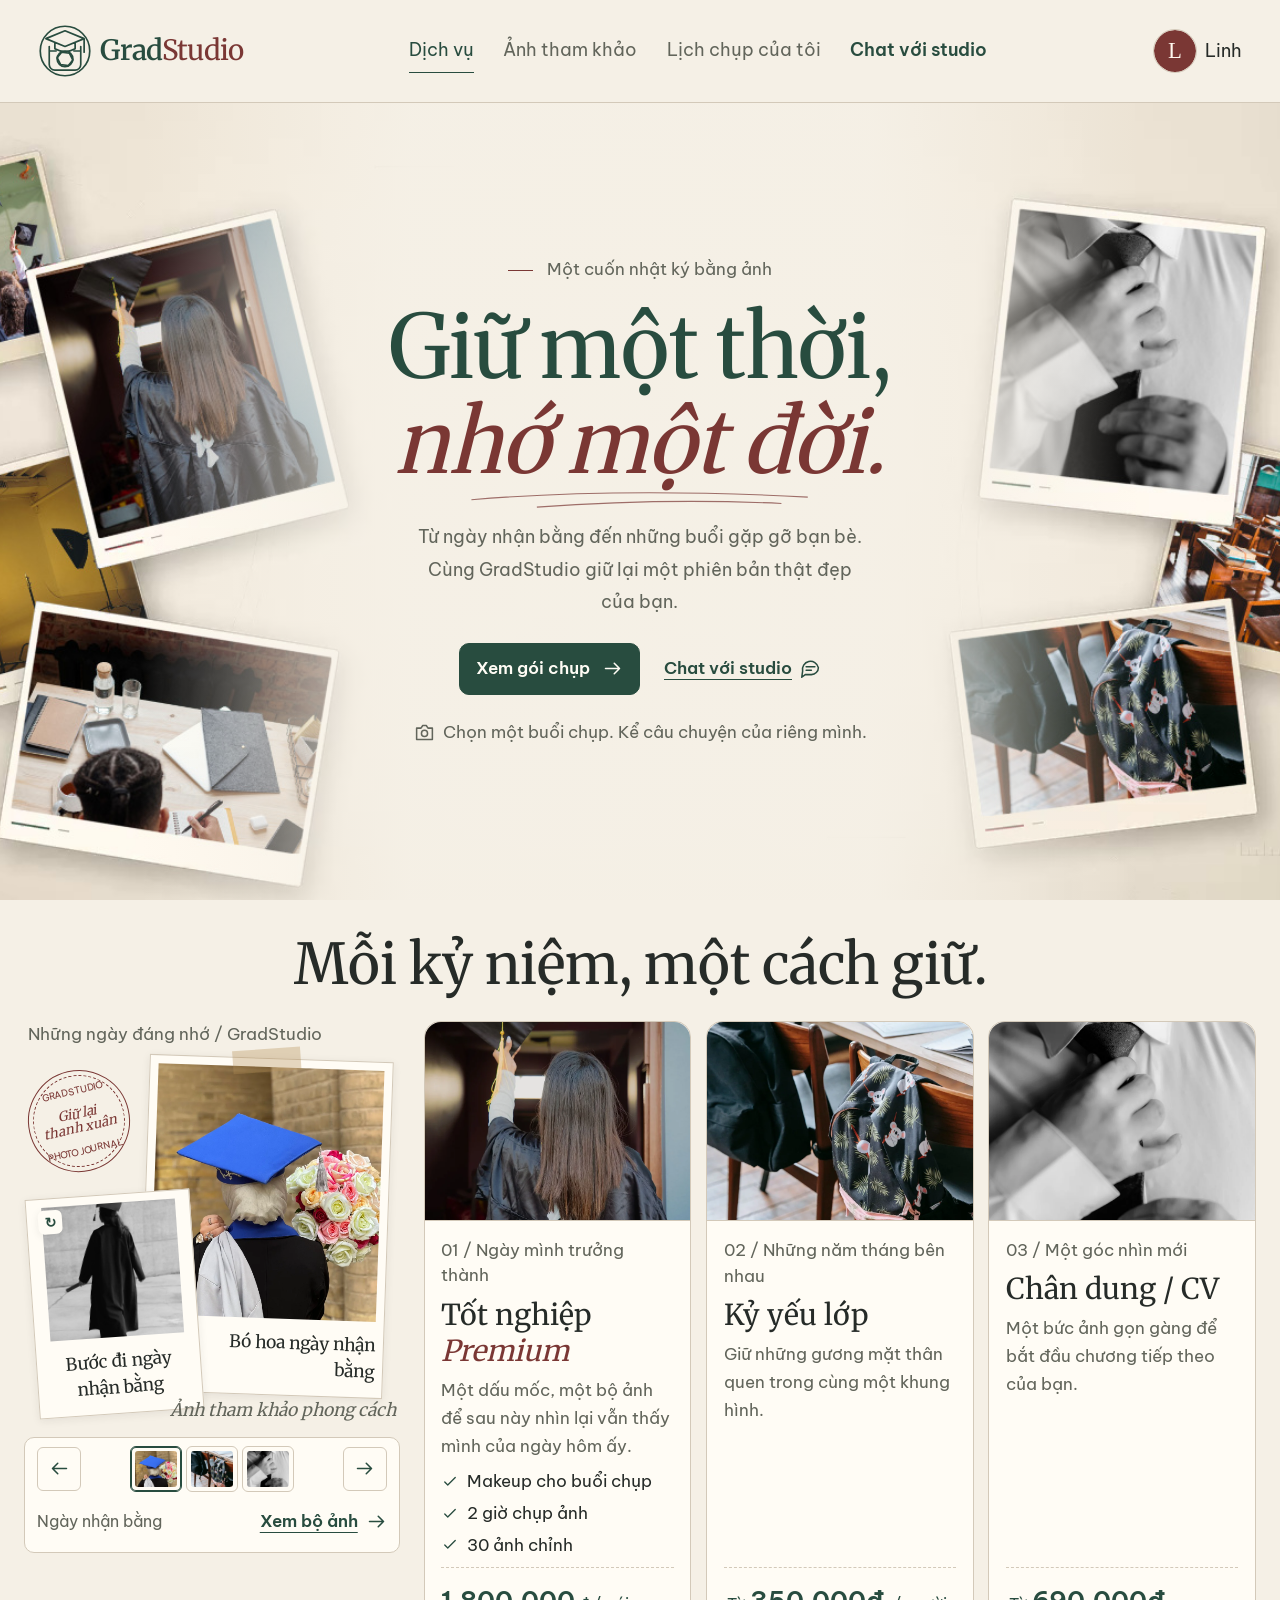
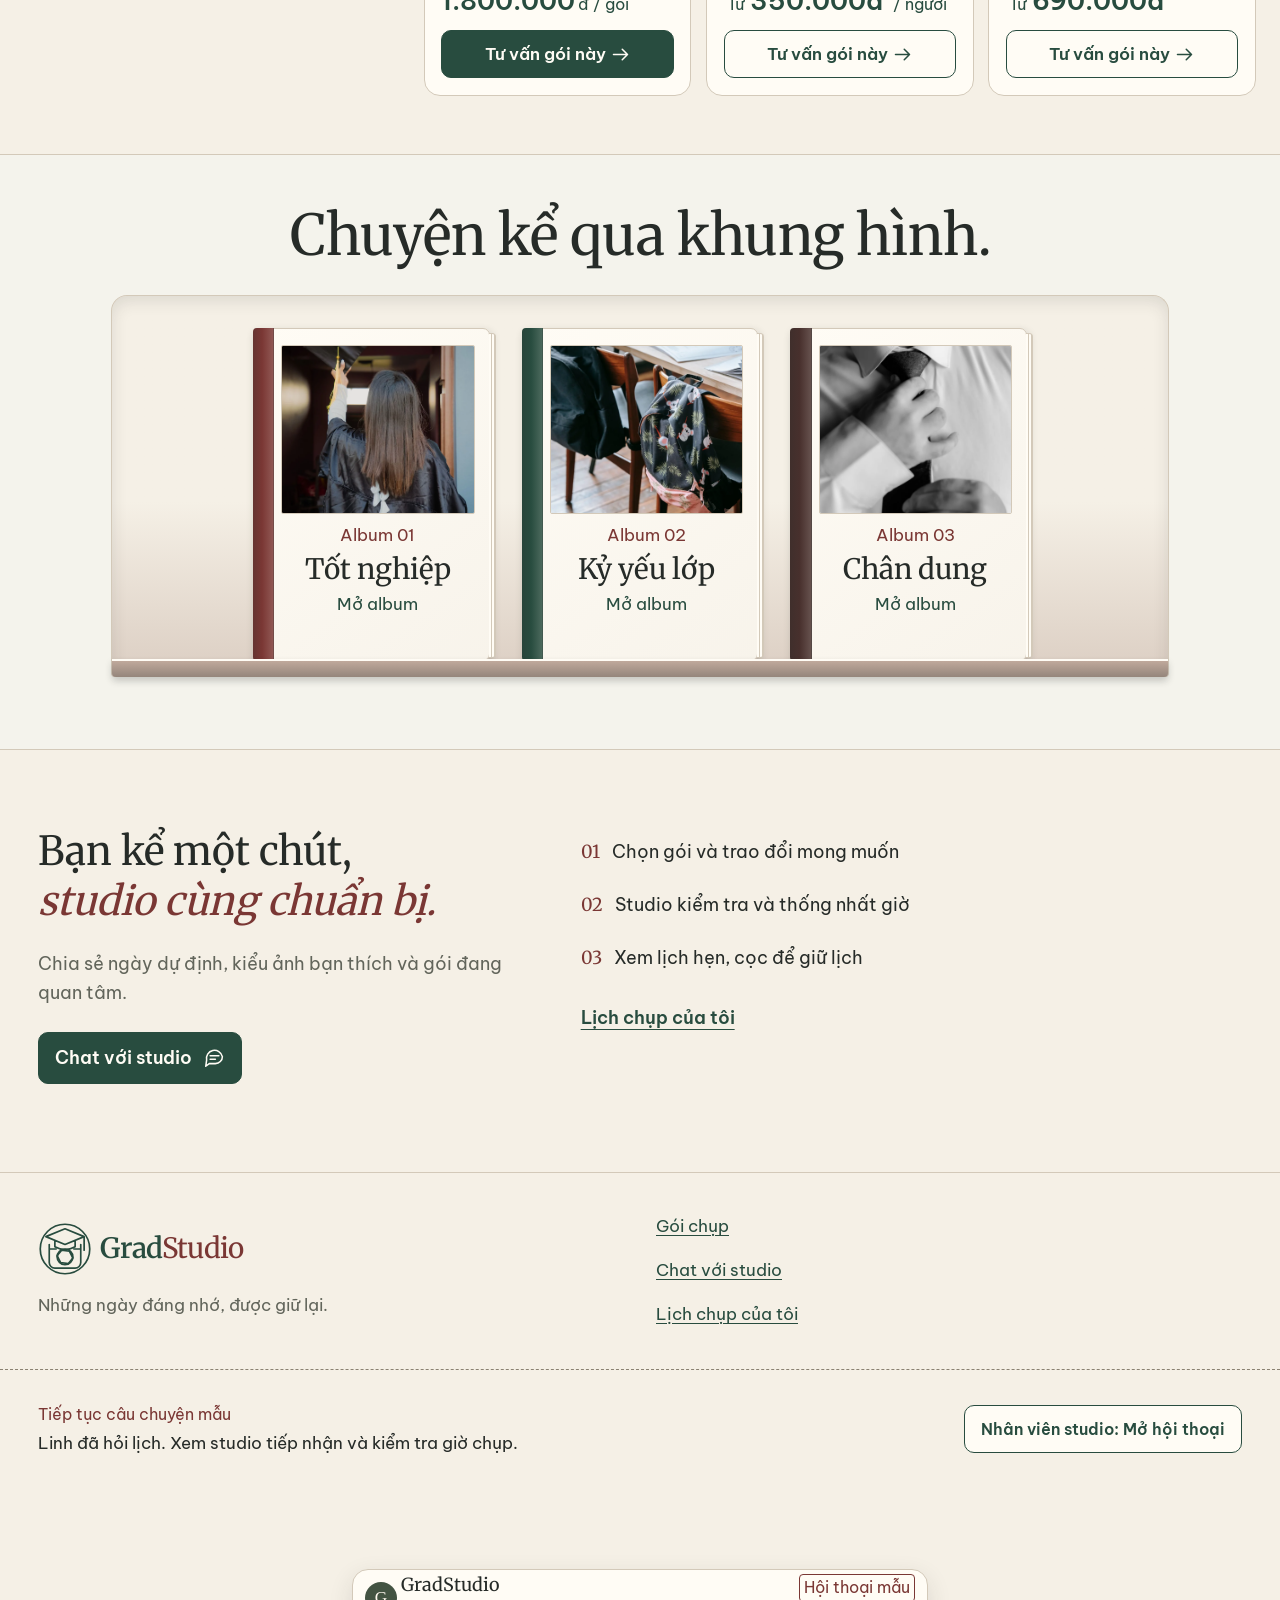
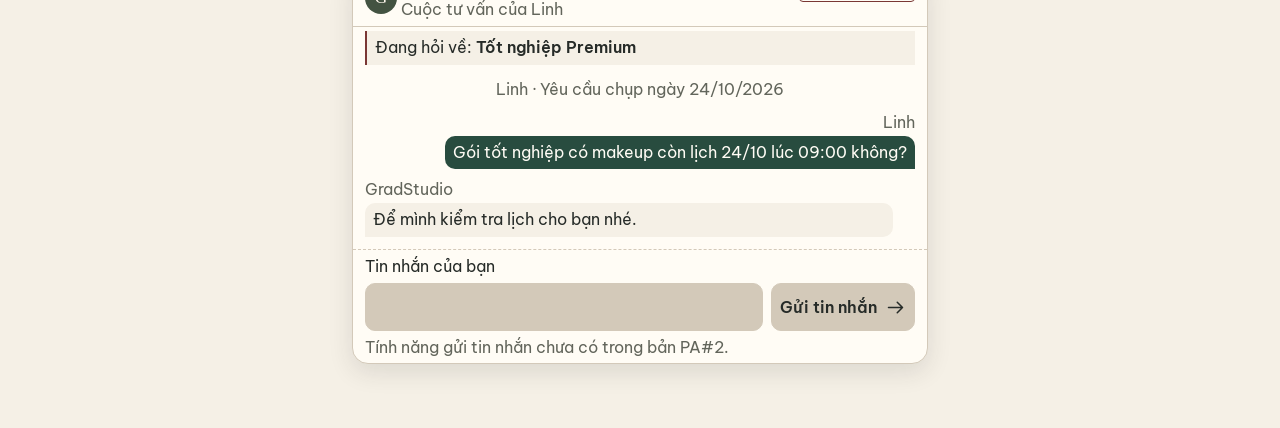
<file: index.html>
<!doctype html>
<html lang="vi">
<head>
  <meta charset="UTF-8">
  <meta name="viewport" content="width=device-width, initial-scale=1">
  <meta name="description" content="Xem gói chụp, album ảnh tham khảo và tư vấn cùng GradStudio.">
  <title>Dịch vụ và tư vấn | GradStudio</title>
  <link rel="stylesheet" href="css/common.css">
  <link rel="stylesheet" href="css/services.css">
  <script src="js/services.js" defer></script>
</head>
<body class="services-page">
  <a class="services-skip button" href="#main">Đến nội dung chính</a>
  <svg class="services-symbols" xmlns="http://www.w3.org/2000/svg" aria-hidden="true">
    <symbol id="brand" viewBox="0 0 48 48"><circle cx="24" cy="24" r="22"/><path d="M10 20v16a5 5 0 0 0 5 5h18a5 5 0 0 0 5-5V20M10 24h6m16 0h6M7 13l17-7 17 7-17 7-17-7Zm8 4v5m18-5v5M15 22q9 5 18 0m8-9v12"/><circle cx="24" cy="31" r="7"/><path d="m21 25 7 1 3 6-4 5-7-1-3-6 4-5Z"/></symbol>
    <symbol id="arrow" viewBox="0 0 24 24"><path d="M4 12h16m-6-6 6 6-6 6"/></symbol>
    <symbol id="camera" viewBox="0 0 24 24"><path d="M3 7h5l2-3h4l2 3h5v13H3Z"/><circle cx="12" cy="13" r="3.5"/></symbol>
    <symbol id="chat-icon" viewBox="0 0 24 24"><path d="M21 11a8 8 0 0 1-8 8H6l-4 3 1-7a8 8 0 1 1 18-4Z"/><path d="M7 10h10m-10 4h6"/></symbol>
    <symbol id="check" viewBox="0 0 24 24"><path d="m5 12 4 4L19 6"/></symbol>
  </svg>

  <header class="services-opening">
    <div class="services-header">
      <div class="container services-header-inner">
        <a class="services-brand" href="index.html" aria-label="GradStudio — Dịch vụ"><svg aria-hidden="true"><use href="#brand"/></svg><span>Grad<span>Studio</span></span></a>
        <nav class="services-nav" aria-label="Điều hướng chính">
          <a href="index.html" aria-current="page">Dịch vụ</a>
          <a href="#gallery">Ảnh tham khảo</a>
          <a href="my-appointments.html">Lịch chụp của tôi</a>
          <a href="#chat">Chat với studio</a>
        </nav>
        <p class="services-account"><img src="assets/images/linh-initial.svg" alt="" width="44" height="44"><span>Linh</span></p>
      </div>
    </div>

    <section class="services-hero" aria-labelledby="hero-title">
      <video class="services-hero-video" id="services-hero-video" aria-hidden="true"
        width="1280" height="720" muted loop playsinline preload="none"
        poster="assets/videos/gradstudio-video-nen-poster.jpg"
        data-src="assets/videos/gradstudio-video-nen.mp4"></video>
      <div class="container services-hero-copy">
        <p class="services-kicker"><span class="services-rule" aria-hidden="true"></span> Một cuốn nhật ký bằng ảnh</p>
        <h1 id="hero-title">Giữ một thời,<br><em>nhớ một đời.</em><svg class="services-flourish" viewBox="0 0 380 22" aria-hidden="true"><path d="M4 13Q166-1 374 10M76 21Q214 11 345 17"/></svg></h1>
        <p class="services-hero-description">Từ ngày nhận bằng đến những buổi gặp gỡ bạn bè. Cùng GradStudio giữ lại một phiên bản thật đẹp của bạn.</p>
        <div class="services-actions">
          <a class="button services-package-link-mobile" href="#package-list">Xem gói chụp <svg class="services-icon" aria-hidden="true"><use href="#arrow"/></svg></a>
          <a class="button services-package-link-wide" href="#packages">Xem gói chụp <svg class="services-icon" aria-hidden="true"><use href="#arrow"/></svg></a>
          <a class="services-text-link" href="#chat">Chat với studio <svg class="services-icon" aria-hidden="true"><use href="#chat-icon"/></svg></a>
        </div>
        <p class="services-hero-footnote"><svg class="services-icon" aria-hidden="true"><use href="#camera"/></svg> Chọn một buổi chụp. Kể câu chuyện của riêng mình.</p>
      </div>
      <button class="button button--secondary services-hero-video-toggle" type="button"
        data-services-video-toggle aria-controls="services-hero-video" hidden>Phát video nền</button>
    </section>
  </header>

  <main id="main" tabindex="-1">
    <section class="container services-offers" id="packages" aria-labelledby="packages-title">
      <h2 class="services-offers-heading" id="packages-title">Mỗi kỷ niệm, một cách giữ.</h2>
      <section class="services-album" data-services-album aria-label="Album ảnh tham khảo phong cách">
        <div class="services-album-stage">
          <span class="services-album-label">Những ngày đáng nhớ / GradStudio</span>
          <figure class="services-polaroid services-polaroid-main" data-services-slide data-services-collection="graduation" data-theme="Tốt nghiệp" data-package="Tốt nghiệp Premium" data-note="Thử áo tốt nghiệp và bó hoa. Chụp chân dung riêng trước, rồi chụp cùng bạn bè ở sân trường.">
            <span class="services-tape" aria-hidden="true"></span>
            <img src="assets/images/pexels-16479971.webp" alt="Một người mặc áo tốt nghiệp cầm bó hoa trước tường gạch, nhìn từ phía sau." width="900" height="1200">
            <figcaption>Bó hoa ngày nhận bằng</figcaption>
          </figure>
          <figure class="services-polaroid services-polaroid-main" data-services-slide data-services-collection="class" data-theme="Kỷ yếu lớp" data-package="Kỷ yếu lớp" data-note="Chụp cả lớp trước, rồi chia nhóm nhỏ. Cầu thang, hành lang và sân trường là những góc dễ tạo dáng." hidden>
            <span class="services-tape" aria-hidden="true"></span>
            <img src="assets/images/pexels-5905436.webp" alt="Sách vở trên bàn học và ba lô treo trên ghế." width="900" height="1200">
            <figcaption>Bàn học và ba lô</figcaption>
          </figure>
          <figure class="services-polaroid services-polaroid-main" data-services-slide data-services-collection="portrait" data-theme="Chân dung" data-package="Chân dung / CV" data-note="Chọn vest cho ảnh CV hoặc áo dài cho ảnh lưu niệm. Nền gọn và ánh sáng dịu giúp gương mặt nổi bật." hidden>
            <span class="services-tape" aria-hidden="true"></span>
            <img src="assets/images/pexels-20239591.webp" alt="Cận cảnh tay chỉnh cà vạt trên áo sơ mi trắng." width="900" height="1200">
            <figcaption>Chỉnh cà vạt trước khi chụp</figcaption>
          </figure>
          <div class="services-polaroid-small" data-services-companion-card>
            <div data-services-front>
              <figure class="services-polaroid" data-services-companion>
                <img src="assets/images/pexels-16132529.webp" alt="Một người mặc lễ phục cầm bằng bước đi, nhìn từ phía sau." width="600" height="600">
                <figcaption>Bước đi ngày nhận bằng</figcaption>
              </figure>
              <figure class="services-polaroid" data-services-companion hidden>
                <img src="assets/images/pexels-5588404.webp" alt="Góc nhìn từ trên cao của người đang viết bên bàn học." width="600" height="600">
                <figcaption>Một buổi tự học</figcaption>
              </figure>
              <figure class="services-polaroid" data-services-companion hidden>
                <img src="assets/images/pexels-20479949.webp" alt="Cận cảnh tay chỉnh cà vạt và hoa cài trên vest màu be." width="800" height="1100">
                <figcaption>Chi tiết vest màu be</figcaption>
              </figure>
              <button class="services-flip-trigger" type="button" data-services-flip aria-label="Lật ảnh để xem ghi chú phong cách" aria-controls="album-photo-note" hidden>
                <span aria-hidden="true">↻</span>
              </button>
            </div>
            <div class="services-polaroid services-photo-note" id="album-photo-note" data-services-back hidden>
              <div class="services-photo-note-header">
                <button class="services-flip-return" type="button" data-services-unflip aria-label="Về mặt ảnh">
                  <span aria-hidden="true">↶</span>
                </button>
                <p class="services-photo-note-label">Ghi chú phong cách</p>
              </div>
              <h2 data-services-note-theme>Tốt nghiệp</h2>
              <p data-services-note-copy>Thử áo tốt nghiệp và bó hoa. Chụp chân dung riêng trước, rồi chụp cùng bạn bè ở sân trường.</p>
              <a class="services-photo-consult" href="#chat" data-services-note-consult data-package="Tốt nghiệp Premium">Tư vấn phong cách này</a>
            </div>
          </div>
          <span class="services-stamp" aria-hidden="true">GRADSTUDIO<span>Giữ lại<br>thanh xuân</span>PHOTO JOURNAL</span>
          <p class="services-album-note">Ảnh tham khảo phong cách</p>
        </div>
        <div class="services-album-player">
          <div class="services-album-controls" data-services-album-player role="group" aria-label="Chọn ảnh trong album" hidden>
            <button class="services-album-arrow services-album-arrow-prev" type="button" data-services-previous aria-label="Ảnh trước">
              <svg class="services-icon" aria-hidden="true"><use href="#arrow"/></svg>
            </button>
            <div class="services-album-thumbnails">
              <button class="services-album-thumbnail" type="button" data-services-pick aria-label="Ảnh 1: Ngày nhận bằng" aria-pressed="true">
                <img src="assets/images/pexels-16479971.webp" alt="" width="900" height="1200">
              </button>
              <button class="services-album-thumbnail" type="button" data-services-pick aria-label="Ảnh 2: Kỷ yếu lớp" aria-pressed="false">
                <img src="assets/images/pexels-5905436.webp" alt="" width="900" height="1200">
              </button>
              <button class="services-album-thumbnail" type="button" data-services-pick aria-label="Ảnh 3: Chân dung" aria-pressed="false">
                <img src="assets/images/pexels-20239591.webp" alt="" width="900" height="1200">
              </button>
            </div>
            <button class="services-album-arrow" type="button" data-services-next aria-label="Ảnh tiếp theo">
              <svg class="services-icon" aria-hidden="true"><use href="#arrow"/></svg>
            </button>
          </div>
          <div class="services-album-footer">
            <p class="services-album-status" data-services-album-status role="status">Ngày nhận bằng</p>
            <a class="services-text-link" href="#gallery" data-services-view-collection>
              Xem bộ ảnh <svg class="services-icon" aria-hidden="true"><use href="#arrow"/></svg>
            </a>
          </div>
        </div>
      </section>

      <div class="services-packages">
        <div class="services-package-grid" id="package-list">
          <article class="services-package-card" id="graduation" aria-labelledby="graduation-title">
            <img class="services-package-image" src="assets/images/pexels-15005450.webp" alt="Một người mặc áo tốt nghiệp giơ mũ, nhìn từ phía sau." width="853" height="1280" loading="lazy">
            <div class="services-package-copy">
              <p class="services-kicker">01 / Ngày mình trưởng thành</p>
              <h3 id="graduation-title">Tốt nghiệp <em>Premium</em></h3>
              <p>Một dấu mốc, một bộ ảnh để sau này nhìn lại vẫn thấy mình của ngày hôm ấy.</p>
              <ul class="services-inclusions">
                <li><svg class="services-icon" aria-hidden="true"><use href="#check"/></svg> Makeup cho buổi chụp</li>
                <li><svg class="services-icon" aria-hidden="true"><use href="#check"/></svg> 2 giờ chụp ảnh</li>
                <li><svg class="services-icon" aria-hidden="true"><use href="#check"/></svg> 30 ảnh chỉnh</li>
              </ul>
              <div class="services-package-action">
                <p class="services-price">1.800.000<span>đ / gói</span></p>
                <a class="button" href="#chat" data-package="Tốt nghiệp Premium">Tư vấn gói này <svg class="services-icon" aria-hidden="true"><use href="#arrow"/></svg></a>
              </div>
            </div>
          </article>
          <article class="services-package-card" id="class-photo" aria-labelledby="class-photo-title">
            <img class="services-package-image" src="assets/images/pexels-5905436.webp" alt="Sách vở trên bàn học và ba lô treo trên ghế." width="900" height="1200" loading="lazy">
            <div class="services-package-copy">
              <p class="services-kicker">02 / Những năm tháng bên nhau</p>
              <h3 id="class-photo-title">Kỷ yếu lớp</h3>
              <p>Giữ những gương mặt thân quen trong cùng một khung hình.</p>
              <div class="services-package-action">
                <p class="services-price"><span>Từ</span> 350.000đ <span>/ người</span></p>
                <a class="button button--secondary" href="#chat" data-package="Kỷ yếu lớp">Tư vấn gói này <svg class="services-icon" aria-hidden="true"><use href="#arrow"/></svg></a>
              </div>
            </div>
          </article>
          <article class="services-package-card" id="portrait" aria-labelledby="portrait-title">
            <img class="services-package-image" src="assets/images/pexels-20239591.webp" alt="Cận cảnh tay chỉnh cà vạt trên áo sơ mi trắng." width="900" height="1200" loading="lazy">
            <div class="services-package-copy">
              <p class="services-kicker">03 / Một góc nhìn mới</p>
              <h3 id="portrait-title">Chân dung / CV</h3>
              <p>Một bức ảnh gọn gàng để bắt đầu chương tiếp theo của bạn.</p>
              <div class="services-package-action">
                <p class="services-price"><span>Từ</span> 690.000đ</p>
                <a class="button button--secondary" href="#chat" data-package="Chân dung / CV">Tư vấn gói này <svg class="services-icon" aria-hidden="true"><use href="#arrow"/></svg></a>
              </div>
            </div>
          </article>
        </div>
      </div>
    </section>

    <section class="services-gallery-section" id="gallery" aria-labelledby="gallery-title" tabindex="-1">
      <div class="container">
        <h2 class="services-gallery-heading" id="gallery-title">Chuyện kể qua khung hình.</h2>
        <nav class="services-gallery-shelf" aria-label="Chọn album ảnh">
          <a class="services-gallery-cover" href="#gallery-graduation" data-services-gallery-cover="graduation">
            <img src="assets/images/pexels-15005450.webp" alt="" width="853" height="1280" loading="lazy">
            <span class="services-gallery-cover-copy">
              <span class="services-gallery-volume">Album 01</span>
              <span class="services-gallery-cover-title">Tốt nghiệp</span>
              <span class="services-gallery-cover-action">Mở album</span>
            </span>
          </a>
          <a class="services-gallery-cover" href="#gallery-class" data-services-gallery-cover="class">
            <img src="assets/images/pexels-5905436.webp" alt="" width="900" height="1200" loading="lazy">
            <span class="services-gallery-cover-copy">
              <span class="services-gallery-volume">Album 02</span>
              <span class="services-gallery-cover-title">Kỷ yếu lớp</span>
              <span class="services-gallery-cover-action">Mở album</span>
            </span>
          </a>
          <a class="services-gallery-cover" href="#gallery-portrait" data-services-gallery-cover="portrait">
            <img src="assets/images/pexels-20239591.webp" alt="" width="900" height="1200" loading="lazy">
            <span class="services-gallery-cover-copy">
              <span class="services-gallery-volume">Album 03</span>
              <span class="services-gallery-cover-title">Chân dung</span>
              <span class="services-gallery-cover-action">Mở album</span>
            </span>
          </a>
        </nav>

        <section class="services-gallery-collection" id="gallery-graduation" data-services-gallery-theme="graduation" aria-labelledby="gallery-graduation-title">
          <div class="services-gallery-book-header">
            <h3 id="gallery-graduation-title">Bộ ảnh tốt nghiệp</h3>
            <button class="button button--secondary" type="button" data-services-gallery-close hidden>Đóng album</button>
          </div>
          <div class="services-gallery-book">
            <div class="services-gallery-spread" data-services-gallery-spread>
              <div class="services-gallery-page services-gallery-page--opening">
                <p class="services-gallery-volume">Album 01</p>
                <p class="services-gallery-opening-title">Tốt nghiệp</p>
                <p>9 ảnh tham khảo</p>
              </div>
              <div class="services-gallery-page">
                <figure class="services-gallery-photo">
                  <a href="assets/images/pexels-15005450.webp" data-services-gallery-photo>
                    <img src="assets/images/pexels-15005450.webp" alt="Một người mặc áo tốt nghiệp giơ mũ, nhìn từ phía sau." width="853" height="1280" loading="lazy">
                  </a>
                  <figcaption>Khoảnh khắc nâng mũ</figcaption>
                </figure>
              </div>
            </div>
            <div class="services-gallery-spread" data-services-gallery-spread>
              <div class="services-gallery-page services-gallery-page--stacked">
                <figure class="services-gallery-photo">
                  <a href="assets/images/pexels-1205651.webp" data-services-gallery-photo>
                    <img src="assets/images/pexels-1205651.webp" alt="Các tân cử nhân nhìn từ phía sau cùng tung mũ lên cao." width="1280" height="854" loading="lazy">
                  </a>
                  <figcaption>Mũ bay ngày tốt nghiệp</figcaption>
                </figure>
                <figure class="services-gallery-photo">
                  <a href="assets/images/pexels-19501563.webp" data-services-gallery-photo>
                    <img src="assets/images/pexels-19501563.webp" alt="Các tân cử nhân đội mũ trong buổi lễ, nhìn từ phía sau." width="1280" height="852" loading="lazy">
                  </a>
                  <figcaption>Cùng dự lễ tốt nghiệp</figcaption>
                </figure>
              </div>
              <div class="services-gallery-page services-gallery-page--paired" style="--services-first-aspect: calc(900 / 1200); --services-second-aspect: calc(600 / 600);">
                <figure class="services-gallery-photo">
                  <a href="assets/images/pexels-16479971.webp" data-services-gallery-photo>
                    <img src="assets/images/pexels-16479971.webp" alt="Một người mặc áo tốt nghiệp cầm bó hoa trước tường gạch, nhìn từ phía sau." width="900" height="1200" loading="lazy">
                  </a>
                  <figcaption>Bó hoa ngày nhận bằng</figcaption>
                </figure>
                <figure class="services-gallery-photo">
                  <a href="assets/images/pexels-16132529.webp" data-services-gallery-photo>
                    <img src="assets/images/pexels-16132529.webp" alt="Một người mặc lễ phục cầm bằng bước đi, nhìn từ phía sau." width="600" height="600" loading="lazy">
                  </a>
                  <figcaption>Bước đi ngày nhận bằng</figcaption>
                </figure>
              </div>
            </div>
            <div class="services-gallery-spread" data-services-gallery-spread>
              <div class="services-gallery-page services-gallery-page--paired" style="--services-first-aspect: calc(800 / 1100); --services-second-aspect: calc(600 / 600);">
                <figure class="services-gallery-photo">
                  <a href="assets/images/pexels-7944064.webp" data-services-gallery-photo>
                    <img src="assets/images/pexels-7944064.webp" alt="Cận cảnh tay cầm mũ tốt nghiệp và tấm bằng buộc nơ đỏ." width="680" height="935" loading="lazy">
                  </a>
                  <figcaption>Tấm bằng thắt nơ đỏ</figcaption>
                </figure>
                <figure class="services-gallery-photo">
                  <a href="assets/images/pexels-12794087.webp" data-services-gallery-photo>
                    <img src="assets/images/pexels-12794087.webp" alt="Mũ tốt nghiệp và bằng cuộn đặt trên nền bê tông." width="600" height="600" loading="lazy">
                  </a>
                  <figcaption>Mũ và bằng tốt nghiệp</figcaption>
                </figure>
              </div>
              <div class="services-gallery-page services-gallery-page--paired" style="--services-first-aspect: calc(600 / 600); --services-second-aspect: calc(600 / 600);">
                <figure class="services-gallery-photo">
                  <a href="assets/images/pexels-26987551.webp" data-services-gallery-photo>
                    <img src="assets/images/pexels-26987551.webp" alt="Một người nâng mũ tốt nghiệp trên lối đi có hàng cây, nhìn từ phía sau." width="600" height="600" loading="lazy">
                  </a>
                  <figcaption>Khoảnh khắc ngoài trời</figcaption>
                </figure>
                <figure class="services-gallery-photo">
                  <a href="assets/images/pexels-7944061.webp" data-services-gallery-photo>
                    <img src="assets/images/pexels-7944061.webp" alt="Cận cảnh tay cầm mũ đen và cuộn bằng." width="600" height="600" loading="lazy">
                  </a>
                  <figcaption>Cận cảnh lễ phục</figcaption>
                </figure>
              </div>
            </div>
          </div>
          <div class="services-gallery-controls" data-services-gallery-controls role="group" aria-label="Lật trang album" hidden>
            <button class="button button--secondary" type="button" data-services-gallery-previous>← Trang trước</button>
            <p role="status" data-services-gallery-status>Trang 1–2 / 6</p>
            <button class="button button--secondary" type="button" data-services-gallery-next>Trang sau →</button>
          </div>
        </section>

        <section class="services-gallery-collection" id="gallery-class" data-services-gallery-theme="class" aria-labelledby="gallery-class-title">
          <div class="services-gallery-book-header">
            <h3 id="gallery-class-title">Bộ ảnh kỷ yếu lớp</h3>
            <button class="button button--secondary" type="button" data-services-gallery-close hidden>Đóng album</button>
          </div>
          <div class="services-gallery-book">
            <div class="services-gallery-spread" data-services-gallery-spread>
              <div class="services-gallery-page services-gallery-page--opening">
                <p class="services-gallery-volume">Album 02</p>
                <p class="services-gallery-opening-title">Kỷ yếu lớp</p>
                <p>9 ảnh tham khảo</p>
              </div>
              <div class="services-gallery-page">
                <figure class="services-gallery-photo">
                  <a href="assets/images/pexels-5905436.webp" data-services-gallery-photo>
                    <img src="assets/images/pexels-5905436.webp" alt="Sách vở trên bàn học và ba lô treo trên ghế." width="900" height="1200" loading="lazy">
                  </a>
                  <figcaption>Bàn học và ba lô</figcaption>
                </figure>
              </div>
            </div>
            <div class="services-gallery-spread" data-services-gallery-spread>
              <div class="services-gallery-page services-gallery-page--stacked">
                <figure class="services-gallery-photo">
                  <a href="assets/images/pexels-30520306.webp" data-services-gallery-photo>
                    <img src="assets/images/pexels-30520306.webp" alt="Hành lang trường vắng với ánh sáng tự nhiên." width="1280" height="854" loading="lazy">
                  </a>
                  <figcaption>Hành lang giờ tan lớp</figcaption>
                </figure>
                <figure class="services-gallery-photo">
                  <a href="assets/images/pexels-35656174.webp" data-services-gallery-photo>
                    <img src="assets/images/pexels-35656174.webp" alt="Lớp học vắng với cửa sổ lớn và những dãy bàn." width="1280" height="854" loading="lazy">
                  </a>
                  <figcaption>Ánh sáng bên cửa sổ</figcaption>
                </figure>
              </div>
              <div class="services-gallery-page services-gallery-page--paired" style="--services-first-aspect: calc(600 / 600); --services-second-aspect: calc(600 / 600);">
                <figure class="services-gallery-photo">
                  <a href="assets/images/pexels-5588404.webp" data-services-gallery-photo>
                    <img src="assets/images/pexels-5588404.webp" alt="Góc nhìn từ trên cao của người đang viết bên bàn học." width="600" height="600" loading="lazy">
                  </a>
                  <figcaption>Một buổi tự học</figcaption>
                </figure>
                <figure class="services-gallery-photo">
                  <a href="assets/images/pexels-9258380.webp" data-services-gallery-photo>
                    <img src="assets/images/pexels-9258380.webp" alt="Những dãy bàn gỗ có sách trong lớp học vắng." width="600" height="600" loading="lazy">
                  </a>
                  <figcaption>Dãy bàn gỗ</figcaption>
                </figure>
              </div>
            </div>
            <div class="services-gallery-spread" data-services-gallery-spread>
              <div class="services-gallery-page services-gallery-page--paired" style="--services-first-aspect: calc(800 / 1100); --services-second-aspect: calc(600 / 600);">
                <figure class="services-gallery-photo">
                  <a href="assets/images/pexels-5905618.webp" data-services-gallery-photo>
                    <img src="assets/images/pexels-5905618.webp" alt="Bàn học và chiếc ghế có ba lô đặt trước bảng trắng." width="800" height="1100" loading="lazy">
                  </a>
                  <figcaption>Góc bàn và bảng trắng</figcaption>
                </figure>
                <figure class="services-gallery-photo">
                  <a href="assets/images/pexels-6981007.webp" data-services-gallery-photo>
                    <img src="assets/images/pexels-6981007.webp" alt="Lớp học trống với kệ sách và các cụm bàn." width="600" height="600" loading="lazy">
                  </a>
                  <figcaption>Phòng học và kệ sách</figcaption>
                </figure>
              </div>
              <div class="services-gallery-page services-gallery-page--paired" style="--services-first-aspect: calc(800 / 1100); --services-second-aspect: calc(800 / 1100);">
                <figure class="services-gallery-photo">
                  <a href="assets/images/pexels-36650153.webp" data-services-gallery-photo>
                    <img src="assets/images/pexels-36650153.webp" alt="Các dãy bàn gỗ hướng về bảng xanh trong lớp học trống." width="679" height="934" loading="lazy">
                  </a>
                  <figcaption>Bảng xanh cuối lớp</figcaption>
                </figure>
                <figure class="services-gallery-photo">
                  <a href="assets/images/pexels-6207367.webp" data-services-gallery-photo>
                    <img src="assets/images/pexels-6207367.webp" alt="Giấy và bút trên bàn học bằng gỗ." width="674" height="927" loading="lazy">
                  </a>
                  <figcaption>Trang vở trên bàn</figcaption>
                </figure>
              </div>
            </div>
          </div>
          <div class="services-gallery-controls" data-services-gallery-controls role="group" aria-label="Lật trang album" hidden>
            <button class="button button--secondary" type="button" data-services-gallery-previous>← Trang trước</button>
            <p role="status" data-services-gallery-status>Trang 1–2 / 6</p>
            <button class="button button--secondary" type="button" data-services-gallery-next>Trang sau →</button>
          </div>
          <a class="services-text-link" href="#chat" data-package="Kỷ yếu lớp">Tư vấn bộ ảnh kỷ yếu <svg class="services-icon" aria-hidden="true"><use href="#chat-icon"/></svg></a>
        </section>

        <section class="services-gallery-collection" id="gallery-portrait" data-services-gallery-theme="portrait" aria-labelledby="gallery-portrait-title">
          <div class="services-gallery-book-header">
            <h3 id="gallery-portrait-title">Bộ ảnh chân dung</h3>
            <button class="button button--secondary" type="button" data-services-gallery-close hidden>Đóng album</button>
          </div>
          <div class="services-gallery-book">
            <div class="services-gallery-spread" data-services-gallery-spread>
              <div class="services-gallery-page services-gallery-page--opening">
                <p class="services-gallery-volume">Album 03</p>
                <p class="services-gallery-opening-title">Chân dung</p>
                <p>9 ảnh tham khảo</p>
              </div>
              <div class="services-gallery-page">
                <figure class="services-gallery-photo">
                  <a href="assets/images/pexels-20239591.webp" data-services-gallery-photo>
                    <img src="assets/images/pexels-20239591.webp" alt="Cận cảnh tay chỉnh cà vạt trên áo sơ mi trắng." width="900" height="1200" loading="lazy">
                  </a>
                  <figcaption>Chỉnh cà vạt trước khi chụp</figcaption>
                </figure>
              </div>
            </div>
            <div class="services-gallery-spread" data-services-gallery-spread>
              <div class="services-gallery-page services-gallery-page--paired" style="--services-first-aspect: calc(1600 / 2398); --services-second-aspect: calc(1600 / 2399);">
                <figure class="services-gallery-photo">
                  <a href="assets/images/pexels-16495457.webp" data-services-gallery-photo>
                    <img src="assets/images/pexels-16495457.webp" alt="Studio trống với các chân đèn và ánh sáng vàng." width="854" height="1280" loading="lazy">
                  </a>
                  <figcaption>Ánh vàng trong studio</figcaption>
                </figure>
                <figure class="services-gallery-photo">
                  <a href="assets/images/pexels-33365000.webp" data-services-gallery-photo>
                    <img src="assets/images/pexels-33365000.webp" alt="Ghế và đèn chụp ảnh trong studio trống." width="854" height="1280" loading="lazy">
                  </a>
                  <figcaption>Chuẩn bị ánh sáng</figcaption>
                </figure>
              </div>
              <div class="services-gallery-page services-gallery-page--paired" style="--services-first-aspect: calc(800 / 1100); --services-second-aspect: calc(600 / 600);">
                <figure class="services-gallery-photo">
                  <a href="assets/images/pexels-20479949.webp" data-services-gallery-photo>
                    <img src="assets/images/pexels-20479949.webp" alt="Cận cảnh tay chỉnh cà vạt và hoa cài trên vest màu be." width="800" height="1100" loading="lazy">
                  </a>
                  <figcaption>Chi tiết vest màu be</figcaption>
                </figure>
                <figure class="services-gallery-photo">
                  <a href="assets/images/pexels-26800055.webp" data-services-gallery-photo>
                    <img src="assets/images/pexels-26800055.webp" alt="Một ống kính máy ảnh đặt trên mặt bàn gỗ." width="600" height="600" loading="lazy">
                  </a>
                  <figcaption>Ống kính trên bàn</figcaption>
                </figure>
              </div>
            </div>
            <div class="services-gallery-spread" data-services-gallery-spread>
              <div class="services-gallery-page services-gallery-page--paired" style="--services-first-aspect: calc(800 / 1100); --services-second-aspect: calc(600 / 600);">
                <figure class="services-gallery-photo">
                  <a href="assets/images/pexels-18981183.webp" data-services-gallery-photo>
                    <img src="assets/images/pexels-18981183.webp" alt="Máy ảnh cổ trên bàn gỗ với đèn chân máy phía sau." width="800" height="1100" loading="lazy">
                  </a>
                  <figcaption>Máy ảnh dưới đèn vàng</figcaption>
                </figure>
                <figure class="services-gallery-photo">
                  <a href="assets/images/pexels-10942081.webp" data-services-gallery-photo>
                    <img src="assets/images/pexels-10942081.webp" alt="Máy ảnh phim và hộp phim đặt trên bàn gỗ." width="600" height="600" loading="lazy">
                  </a>
                  <figcaption>Máy ảnh và cuộn phim</figcaption>
                </figure>
              </div>
              <div class="services-gallery-page services-gallery-page--paired" style="--services-first-aspect: calc(600 / 600); --services-second-aspect: calc(600 / 600);">
                <figure class="services-gallery-photo">
                  <a href="assets/images/pexels-4771446.webp" data-services-gallery-photo>
                    <img src="assets/images/pexels-4771446.webp" alt="Các ống kính đặt trên bàn gỗ có nắng chiếu." width="600" height="600" loading="lazy">
                  </a>
                  <figcaption>Bộ ống kính</figcaption>
                </figure>
                <figure class="services-gallery-photo">
                  <a href="assets/images/pexels-30359448.webp" data-services-gallery-photo>
                    <img src="assets/images/pexels-30359448.webp" alt="Máy ảnh phim và phụ kiện trên bàn gỗ." width="600" height="600" loading="lazy">
                  </a>
                  <figcaption>Dụng cụ chụp ảnh</figcaption>
                </figure>
              </div>
            </div>
          </div>
          <div class="services-gallery-controls" data-services-gallery-controls role="group" aria-label="Lật trang album" hidden>
            <button class="button button--secondary" type="button" data-services-gallery-previous>← Trang trước</button>
            <p role="status" data-services-gallery-status>Trang 1–2 / 6</p>
            <button class="button button--secondary" type="button" data-services-gallery-next>Trang sau →</button>
          </div>
          <a class="services-text-link" href="#chat" data-package="Chân dung / CV">Tư vấn bộ ảnh chân dung <svg class="services-icon" aria-hidden="true"><use href="#chat-icon"/></svg></a>
        </section>

        <dialog class="services-gallery-dialog" aria-labelledby="services-gallery-image-title" data-services-gallery-dialog>
          <div class="services-gallery-dialog-header">
            <p id="services-gallery-image-title">Ảnh tham khảo</p>
            <form method="dialog">
              <button class="button button--secondary" type="submit">Đóng</button>
            </form>
          </div>
          <img src="assets/images/pexels-15005450.webp" alt="" data-services-gallery-enlarged>
        </dialog>
      </div>
    </section>

    <section class="container services-consultation" aria-labelledby="consultation-title">
      <div class="services-consultation-copy">
        <h2 id="consultation-title">Bạn kể một chút,<br><em>studio cùng chuẩn bị.</em></h2>
        <p>Chia sẻ ngày dự định, kiểu ảnh bạn thích và gói đang quan tâm.</p>
        <a class="button" href="#chat">Chat với studio <svg class="services-icon" aria-hidden="true"><use href="#chat-icon"/></svg></a>
      </div>
      <div>
        <ol class="services-steps">
          <li><span>01</span> Chọn gói và trao đổi mong muốn</li>
          <li><span>02</span> Studio kiểm tra và thống nhất giờ</li>
          <li><span>03</span> Xem lịch hẹn, cọc để giữ lịch</li>
        </ol>
        <a class="services-text-link" href="my-appointments.html">Lịch chụp của tôi</a>
      </div>
    </section>

  </main>

  <footer class="services-footer">
    <div class="container services-footer-inner">
      <div>
        <a class="services-brand" href="index.html"><svg aria-hidden="true"><use href="#brand"/></svg><span>Grad<span>Studio</span></span></a>
        <p>Những ngày đáng nhớ, được giữ lại.</p>
      </div>
      <nav aria-label="Điều hướng cuối trang">
        <a href="#packages">Gói chụp</a>
        <a href="#chat">Chat với studio</a>
        <a href="my-appointments.html">Lịch chụp của tôi</a>
      </nav>
    </div>
    <aside class="container services-demo-flow" aria-labelledby="demo-title">
      <div>
        <p class="services-kicker" id="demo-title">Tiếp tục câu chuyện mẫu</p>
        <p>Linh đã hỏi lịch. Xem studio tiếp nhận và kiểm tra giờ chụp.</p>
      </div>
      <a class="button button--secondary" href="admin-scheduling.html">Nhân viên studio: Mở hội thoại</a>
    </aside>
  </footer>

  <section class="container services-chat" aria-labelledby="chat">
    <div class="services-chat-paper">
      <div class="services-chat-header">
        <div class="services-chat-identity">
          <img src="assets/images/gradstudio-initial.svg" alt="" width="32" height="32">
          <div>
            <h2 id="chat" tabindex="-1">GradStudio</h2>
            <p class="services-chat-subtitle">Cuộc tư vấn của Linh</p>
          </div>
        </div>
        <span class="services-demo-label">Hội thoại mẫu</span>
      </div>
      <p class="services-chat-context">Đang hỏi về: <strong>Tốt nghiệp Premium</strong></p>
      <div class="services-chat-messages">
        <p class="services-chat-date">Linh · Yêu cầu chụp ngày 24/10/2026</p>
        <div class="services-message services-message-customer">
          <span>Linh</span>
          <p>Gói tốt nghiệp có makeup còn lịch 24/10 lúc 09:00 không?</p>
        </div>
        <div class="services-message services-message-studio">
          <span>GradStudio</span>
          <p>Để mình kiểm tra lịch cho bạn nhé.</p>
        </div>
      </div>
      <div class="services-chat-form">
        <p id="services-chat-selection" hidden>Gói bạn đang xem <strong></strong></p>
        <label class="form-label" for="chat-input">Tin nhắn của bạn</label>
        <div>
          <input class="form-control" id="chat-input" type="text" disabled>
          <button class="button" type="button" disabled aria-describedby="chat-send-note">Gửi tin nhắn <svg class="services-icon" aria-hidden="true"><use href="#arrow"/></svg></button>
        </div>
        <p class="services-small-note" id="chat-send-note">Tính năng gửi tin nhắn chưa có trong bản PA#2.</p>
      </div>
    </div>
  </section>
</body>
</html>
</file>
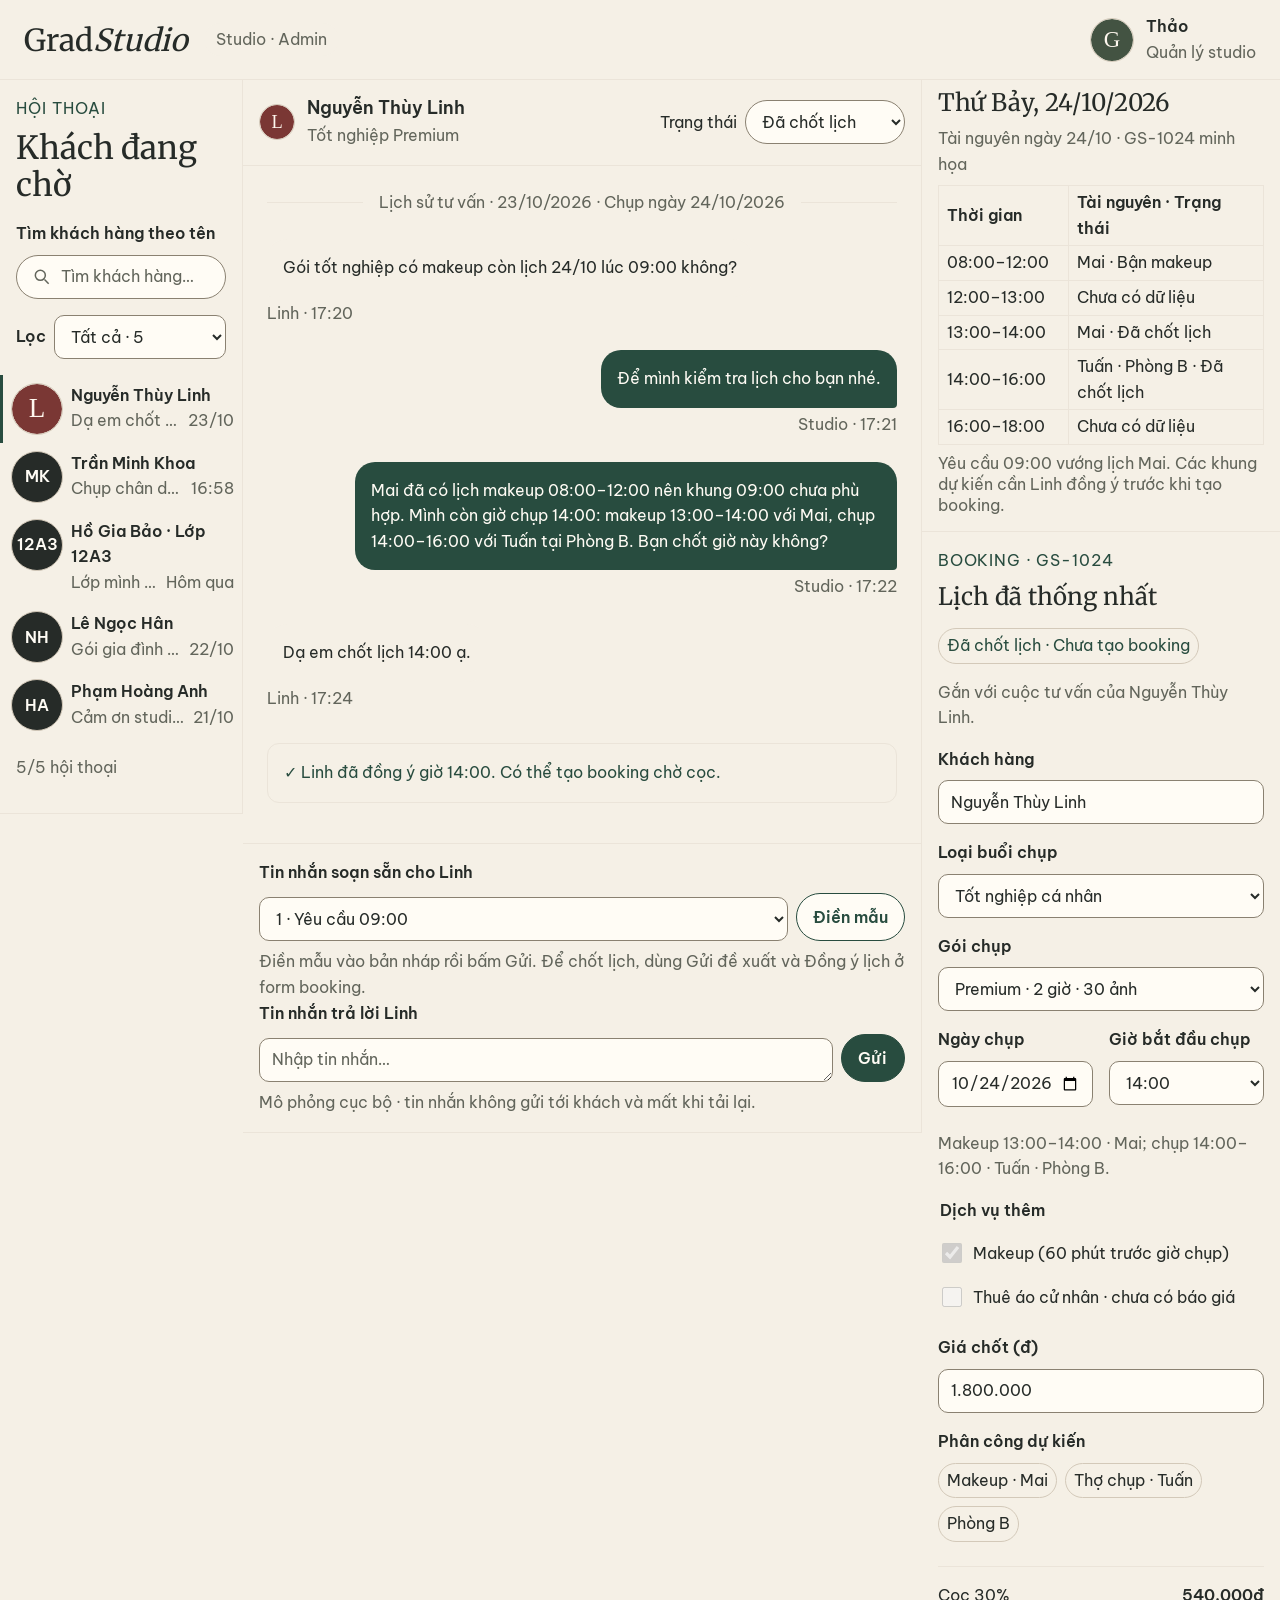
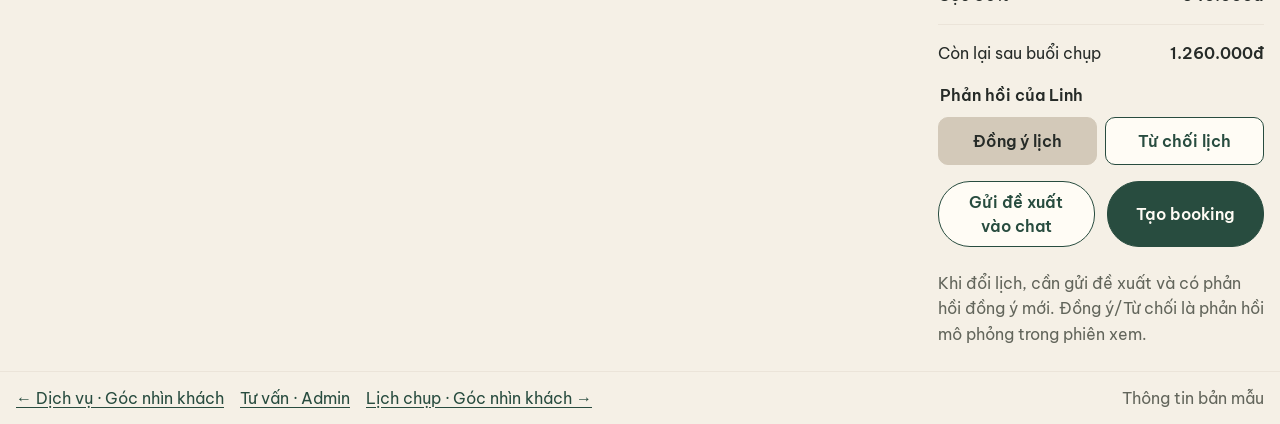
<file: admin-scheduling.html>
<!doctype html>
<html lang="vi">
<head>
  <meta charset="UTF-8">
  <meta name="viewport" content="width=device-width, initial-scale=1">
  <meta name="description" content="Góc nhìn Admin GradStudio: hội thoại tư vấn, lịch nhân sự và bản nháp booking tốt nghiệp của Linh.">
  <title>Hội thoại &amp; lịch chụp | GradStudio</title>
  <link rel="stylesheet" href="css/common.css">
  <link rel="stylesheet" href="css/admin-scheduling.css">
  <script src="js/admin-scheduling.js" defer></script>
</head>
<body class="admin-page">
  <a class="button admin-skip" href="#admin-main">Đến nội dung chính</a>
  <header class="admin-header">
    <a class="admin-brand" href="index.html">Grad<em>Studio</em></a>
    <span class="admin-role">Studio · Admin</span>
    <p class="admin-user"><img class="admin-avatar" src="assets/images/gradstudio-initial.svg" alt="" width="44" height="44"><span><strong>Thảo</strong><br><span class="admin-muted">Quản lý studio</span></span></p>
  </header>
  <main class="admin-layout" id="admin-main">
    <section class="admin-left" aria-labelledby="admin-inbox-title">
      <div class="admin-inbox-controls">
      <div class="admin-inbox-head">
        <p class="admin-eyebrow">Hội thoại</p>
        <h1 id="admin-inbox-title">Khách đang chờ</h1>
        <div data-admin-enhancement hidden>
        <label class="form-label" for="admin-search">Tìm khách hàng theo tên</label>
        <div class="admin-search">
          <svg aria-hidden="true" viewBox="0 0 24 24" fill="none" stroke="currentColor" stroke-width="1.8"><circle cx="10" cy="10" r="6"></circle><path d="m15 15 5 5"></path></svg>
          <input class="form-control" id="admin-search" type="search" placeholder="Tìm khách hàng…" disabled>
        </div>
        </div>
      </div>
      <div class="admin-filters" data-admin-enhancement hidden>
        <label class="form-label" for="admin-filter">Lọc</label>
        <select class="form-control" id="admin-filter" aria-label="Lọc trạng thái hội thoại" disabled>
          <option value="all">Tất cả · 5</option><option value="unanswered">Chưa trả lời · 2</option><option value="advising">Đang tư vấn · 0</option><option value="confirmed">Đã chốt lịch · 2</option><option value="completed">Hoàn thành · 1</option>
        </select>
      </div>
      </div>
      <div class="admin-inbox-list" role="region" aria-label="Danh sách hội thoại">
      <ul class="admin-customers" aria-label="Danh sách hội thoại mẫu">
        <li class="admin-customer admin-customer--active" data-status="confirmed" data-customer="linh">
          <button class="admin-customer-button" type="button" aria-pressed="true" disabled>
            <img class="admin-avatar" src="assets/images/linh-initial.svg" alt="" width="52" height="52">
            <span class="admin-customer-body"><strong class="admin-customer-name">Nguyễn Thùy Linh</strong><span class="admin-customer-preview"><span class="admin-preview">Dạ em chốt lịch 14:00 ạ.</span><time datetime="2026-10-23T17:24">23/10</time></span></span>
          </button>
        </li>
        <li class="admin-customer" data-status="unanswered" data-customer="khoa"><button class="admin-customer-button" type="button" aria-pressed="false" disabled><span class="admin-avatar admin-initials" aria-hidden="true">MK</span><span class="admin-customer-body"><strong class="admin-customer-name">Trần Minh Khoa</strong><span class="admin-customer-preview"><span class="admin-preview">Chụp chân dung CV mất bao lâu ạ?</span><time datetime="2026-10-24T16:58">16:58</time></span></span></button></li>
        <li class="admin-customer" data-status="confirmed" data-customer="bao"><button class="admin-customer-button" type="button" aria-pressed="false" disabled><span class="admin-avatar admin-initials" aria-hidden="true">12A3</span><span class="admin-customer-body"><strong class="admin-customer-name">Hồ Gia Bảo · Lớp 12A3</strong><span class="admin-customer-preview"><span class="admin-preview">Lớp mình chốt 24/10 nha studio.</span><time datetime="2026-10-23">Hôm qua</time></span></span></button></li>
        <li class="admin-customer" data-status="unanswered" data-customer="han"><button class="admin-customer-button" type="button" aria-pressed="false" disabled><span class="admin-avatar admin-initials" aria-hidden="true">NH</span><span class="admin-customer-body"><strong class="admin-customer-name">Lê Ngọc Hân</strong><span class="admin-customer-preview"><span class="admin-preview">Gói gia đình 4 người giá sao ạ?</span><time datetime="2026-10-22">22/10</time></span></span></button></li>
        <li class="admin-customer" data-status="completed" data-customer="anh"><button class="admin-customer-button" type="button" aria-pressed="false" disabled><span class="admin-avatar admin-initials" aria-hidden="true">HA</span><span class="admin-customer-body"><strong class="admin-customer-name">Phạm Hoàng Anh</strong><span class="admin-customer-preview"><span class="admin-preview">Cảm ơn studio, ảnh đẹp lắm!</span><time datetime="2026-10-21">21/10</time></span></span></button></li>
      </ul>
      <p class="admin-empty" id="admin-empty" role="status" hidden>Không có hội thoại phù hợp.</p>
      <p class="admin-empty" id="admin-count" role="status">5 hội thoại · đang mở Linh</p>
      </div>
    </section>
    <section class="admin-chat" id="admin-chat" aria-labelledby="admin-chat-title">
      <header class="admin-chat-head">
        <img class="admin-avatar" src="assets/images/linh-initial.svg" alt="" width="44" height="44">
        <div class="admin-chat-person"><h2 id="admin-chat-title">Nguyễn Thùy Linh</h2><p class="admin-muted">Tốt nghiệp Premium</p></div>
        <div class="admin-conversation-status" data-admin-enhancement hidden><label for="admin-status">Trạng thái</label><select class="form-control" id="admin-status" disabled><option value="unanswered">Chưa trả lời</option><option value="advising">Đang tư vấn</option><option value="confirmed" selected>Đã chốt lịch</option><option value="completed">Hoàn thành</option></select></div>
      </header>
      <div class="admin-chat-body" role="region" aria-label="Tin nhắn tư vấn">
        <p class="admin-date-line">Lịch sử tư vấn · 23/10/2026 · Chụp ngày 24/10/2026</p>
        <ol class="admin-messages" aria-label="Tin nhắn giữa Linh và studio" aria-live="polite" aria-relevant="additions">
          <li class="admin-message"><p>Gói tốt nghiệp có makeup còn lịch 24/10 lúc 09:00 không?</p><span class="admin-muted">Linh · </span><time datetime="2026-10-23T17:20">17:20</time></li>
          <li class="admin-message admin-message--studio"><p>Để mình kiểm tra lịch cho bạn nhé.</p><span class="admin-muted">Studio · </span><time datetime="2026-10-23T17:21">17:21</time></li>
          <li class="admin-message admin-message--studio"><p>Mai đã có lịch makeup 08:00–12:00 nên khung 09:00 chưa phù hợp. Mình còn giờ chụp 14:00: makeup 13:00–14:00 với Mai, chụp 14:00–16:00 với Tuấn tại Phòng B. Bạn chốt giờ này không?</p><span class="admin-muted">Studio · </span><time datetime="2026-10-23T17:22">17:22</time></li>
          <li class="admin-message"><p>Dạ em chốt lịch 14:00 ạ.</p><span class="admin-muted">Linh · </span><time datetime="2026-10-23T17:24">17:24</time></li>
        </ol>
        <p class="admin-chat-context" id="admin-context">Linh đã chốt giờ chụp 14:00 trong hội thoại mẫu. Booking chưa được tạo.</p>
      </div>
      <form class="admin-compose" aria-label="Soạn tin nhắn mẫu" data-admin-enhancement hidden>
        <div id="admin-message-samples">
          <label class="form-label" for="admin-sample">Tin nhắn soạn sẵn cho Linh</label>
          <div class="admin-compose-row">
            <select class="form-control" id="admin-sample" aria-describedby="admin-sample-help">
              <option value="Mình ghi nhận yêu cầu chụp lúc 09:00 ngày 24/10/2026 của bạn. Mai bận makeup 08:00–12:00, mình sẽ tư vấn giờ phù hợp.">1 · Yêu cầu 09:00</option>
              <option value="Studio đề xuất makeup với Mai 13:00–14:00, chụp với Tuấn 14:00–16:00 tại Phòng B ngày 24/10/2026. Gói Tốt nghiệp Premium 1.800.000đ, cọc 540.000đ. Bạn đồng ý lịch này không?">2 · Đề xuất 14:00</option>
              <option value="Sau khi tạo booking GS-1024, khoản cọc 30% là 540.000đ, còn lại 1.260.000đ thanh toán sau buổi chụp. Bạn có thể thử thanh toán mô phỏng ở trang Lịch chụp mẫu.">3 · Hướng dẫn cọc</option>
            </select>
            <button class="button button--secondary" id="admin-fill-sample" type="button">Điền mẫu</button>
          </div>
          <p class="admin-note" id="admin-sample-help">Điền mẫu vào bản nháp rồi bấm Gửi. Để chốt lịch, dùng Gửi đề xuất và Đồng ý lịch ở form booking.</p>
        </div>
        <label class="form-label" for="admin-message" id="admin-compose-label">Tin nhắn trả lời Linh</label>
        <div class="admin-compose-row"><textarea class="form-control" id="admin-message" rows="1" maxlength="3000" placeholder="Nhập tin nhắn…" aria-describedby="admin-chat-help"></textarea><button class="button" id="admin-send" type="submit" disabled>Gửi</button></div>
        <p class="admin-note" id="admin-chat-help">Mô phỏng cục bộ · tin nhắn không gửi tới khách và mất khi tải lại.</p>
      </form>
    </section>
    <aside class="admin-right" aria-label="Lịch booking và thiết lập booking">
      <section class="admin-calendar-panel" id="admin-calendar" aria-labelledby="admin-calendar-title">
        <p class="admin-eyebrow">Lịch booking</p>
        <h2 id="admin-calendar-title">Thứ Bảy, 24/10/2026</h2>
        <table class="admin-calendar">
          <caption>Tài nguyên ngày 24/10 · GS-1024 minh họa</caption>
          <thead><tr><th scope="col">Thời gian</th><th scope="col">Tài nguyên · Trạng thái</th></tr></thead>
          <tbody>
            <tr class="admin-busy"><td>08:00–12:00</td><td>Mai · Bận makeup</td></tr>
            <tr><td>12:00–13:00</td><td>Chưa có dữ liệu</td></tr>
            <tr><td>13:00–14:00</td><td id="admin-calendar-makeup">Mai · Đã chốt lịch</td></tr>
            <tr><td>14:00–16:00</td><td id="admin-calendar-shoot">Tuấn · Phòng B · Đã chốt lịch</td></tr>
            <tr><td>16:00–18:00</td><td>Chưa có dữ liệu</td></tr>
          </tbody>
        </table>
        <p class="admin-note" id="admin-calendar-note">Yêu cầu 09:00 vướng lịch Mai. Linh đã chốt makeup 13:00–14:00 và chụp 14:00–16:00, chưa tạo booking.</p>
      </section>
      <section class="admin-booking" id="admin-booking" aria-labelledby="admin-booking-title">
        <p class="admin-eyebrow">Booking · GS-1024</p><h2 id="admin-booking-title" tabindex="-1">Lịch đã thống nhất</h2>
        <div id="admin-booking-linh">
        <p class="admin-status admin-status--success" id="admin-booking-status" role="status">Đã chốt lịch · Chưa tạo booking</p>
        <p class="admin-muted">Gắn với cuộc tư vấn của Nguyễn Thùy Linh.</p>
        <form id="admin-booking-form" aria-describedby="admin-booking-help">
          <div><label class="form-label" for="admin-customer-name">Khách hàng</label><input class="form-control" id="admin-customer-name" value="Nguyễn Thùy Linh" readonly></div>
          <div><label class="form-label" for="admin-session">Loại buổi chụp</label><select class="form-control" id="admin-session" disabled><option>Tốt nghiệp cá nhân</option></select></div>
          <div><label class="form-label" for="admin-package">Gói chụp</label><select class="form-control" id="admin-package" disabled><option>Premium · 2 giờ · 30 ảnh</option></select></div>
          <div class="admin-form-grid">
            <div><label class="form-label" for="admin-date">Ngày chụp</label><input class="form-control" id="admin-date" type="date" value="2026-10-24" disabled></div>
            <div><label class="form-label" for="admin-time">Giờ bắt đầu chụp</label><select class="form-control" id="admin-time" aria-describedby="admin-time-help" disabled><option value="09:00" disabled>09:00 · trùng lịch</option><option value="14:00" selected>14:00</option><option value="15:00">15:00</option></select></div>
          </div>
          <p class="admin-note" id="admin-time-help">Lịch mẫu đã chốt: makeup lúc 13:00, bắt đầu chụp lúc 14:00.</p>
          <fieldset><legend>Dịch vụ thêm</legend><label class="admin-check"><input id="admin-makeup" type="checkbox" checked disabled> Makeup (60 phút trước giờ chụp)</label><label class="admin-check"><input type="checkbox" disabled> Thuê áo cử nhân · chưa có báo giá</label></fieldset>
          <div><label class="form-label" for="admin-price">Giá chốt (đ)</label><input class="form-control" id="admin-price" value="1.800.000" readonly></div>
          <div><strong>Phân công dự kiến</strong><div class="admin-assignment"><span>Makeup · Mai</span><span>Thợ chụp · Tuấn</span><span>Phòng B</span></div></div>
          <div class="admin-price"><span>Cọc 30%</span><strong>540.000đ</strong></div>
          <div class="admin-price"><span>Còn lại sau buổi chụp</span><strong>1.260.000đ</strong></div>
          <fieldset><legend>Phản hồi của Linh</legend><div class="admin-response"><button class="button button--secondary" id="admin-agree" type="button" disabled>Đồng ý lịch</button><button class="button button--secondary" id="admin-decline" type="button" disabled>Từ chối lịch</button></div></fieldset>
          <div class="admin-actions"><button class="button button--secondary" id="admin-quote" type="button" disabled>Gửi đề xuất vào chat</button><a class="button" id="admin-create-static" href="my-appointments.html" aria-describedby="admin-static-note">Tạo booking</a><button class="button" id="admin-create" type="submit" disabled hidden>Tạo booking</button></div>
          <p class="admin-note" id="admin-static-note">Tiếp tục tới booking mẫu GS-1024 Chờ cọc trong Lịch chụp của Linh.</p>
          <p class="admin-note" id="admin-booking-help">Khi đổi lịch, cần gửi đề xuất và có phản hồi đồng ý mới. Đồng ý/Từ chối là phản hồi mô phỏng trong phiên xem.</p>
        </form>
        <div class="admin-booking-result" id="admin-booking-result" hidden>
          <dl><dt>Khách hàng · Gói</dt><dd>Nguyễn Thùy Linh · Tốt nghiệp Premium</dd><dt>Ngày chụp</dt><dd id="admin-result-date">24/10/2026</dd><dt>Makeup · Mai</dt><dd id="admin-result-makeup">13:00–14:00</dd><dt>Chụp · Tuấn · Phòng B</dt><dd id="admin-result-shoot">14:00–16:00</dd><dt>Tổng giá</dt><dd>1.800.000đ</dd><dt>Cọc 30%</dt><dd>540.000đ</dd><dt>Còn lại sau buổi chụp</dt><dd>1.260.000đ</dd></dl>
          <p id="admin-result-note">Booking mô phỏng GS-1024 đã tạo, đang Chờ cọc 540.000đ.</p>
          <div class="admin-actions">
            <button class="button button--secondary" id="admin-edit" type="button" hidden>Chỉnh lại lịch</button>
            <a class="button button--secondary" href="my-appointments.html">Xem lịch chụp mẫu của khách</a>
          </div>
        </div>
        <p class="admin-note admin-live" id="admin-feedback" role="status" aria-live="polite"></p>
        </div>
        <div id="admin-booking-other" hidden><p id="admin-booking-other-note">Chưa có dữ liệu booking cho hội thoại này.</p><p class="admin-note">Có thể tiếp tục tư vấn qua chat. Mẫu booking đầy đủ hiện có ở hội thoại Linh.</p></div>
      </section>
    </aside>
  </main>
  <footer class="admin-demo">
    <nav aria-label="Chuyển vai trò trong bản mẫu"><a href="index.html">← Dịch vụ · Góc nhìn khách</a><a href="admin-scheduling.html" aria-current="page">Tư vấn · Admin</a><a href="my-appointments.html" aria-describedby="admin-integration-note">Lịch chụp · Góc nhìn khách →</a></nav>
    <details><summary>Thông tin bản mẫu</summary><p id="admin-integration-note">Lịch chụp mở booking mẫu GS-1024 ở trạng thái Chờ cọc. Thay đổi trên màn Admin chỉ áp dụng trong phiên xem này.</p></details>
  </footer>
</body>
</html>
</file>
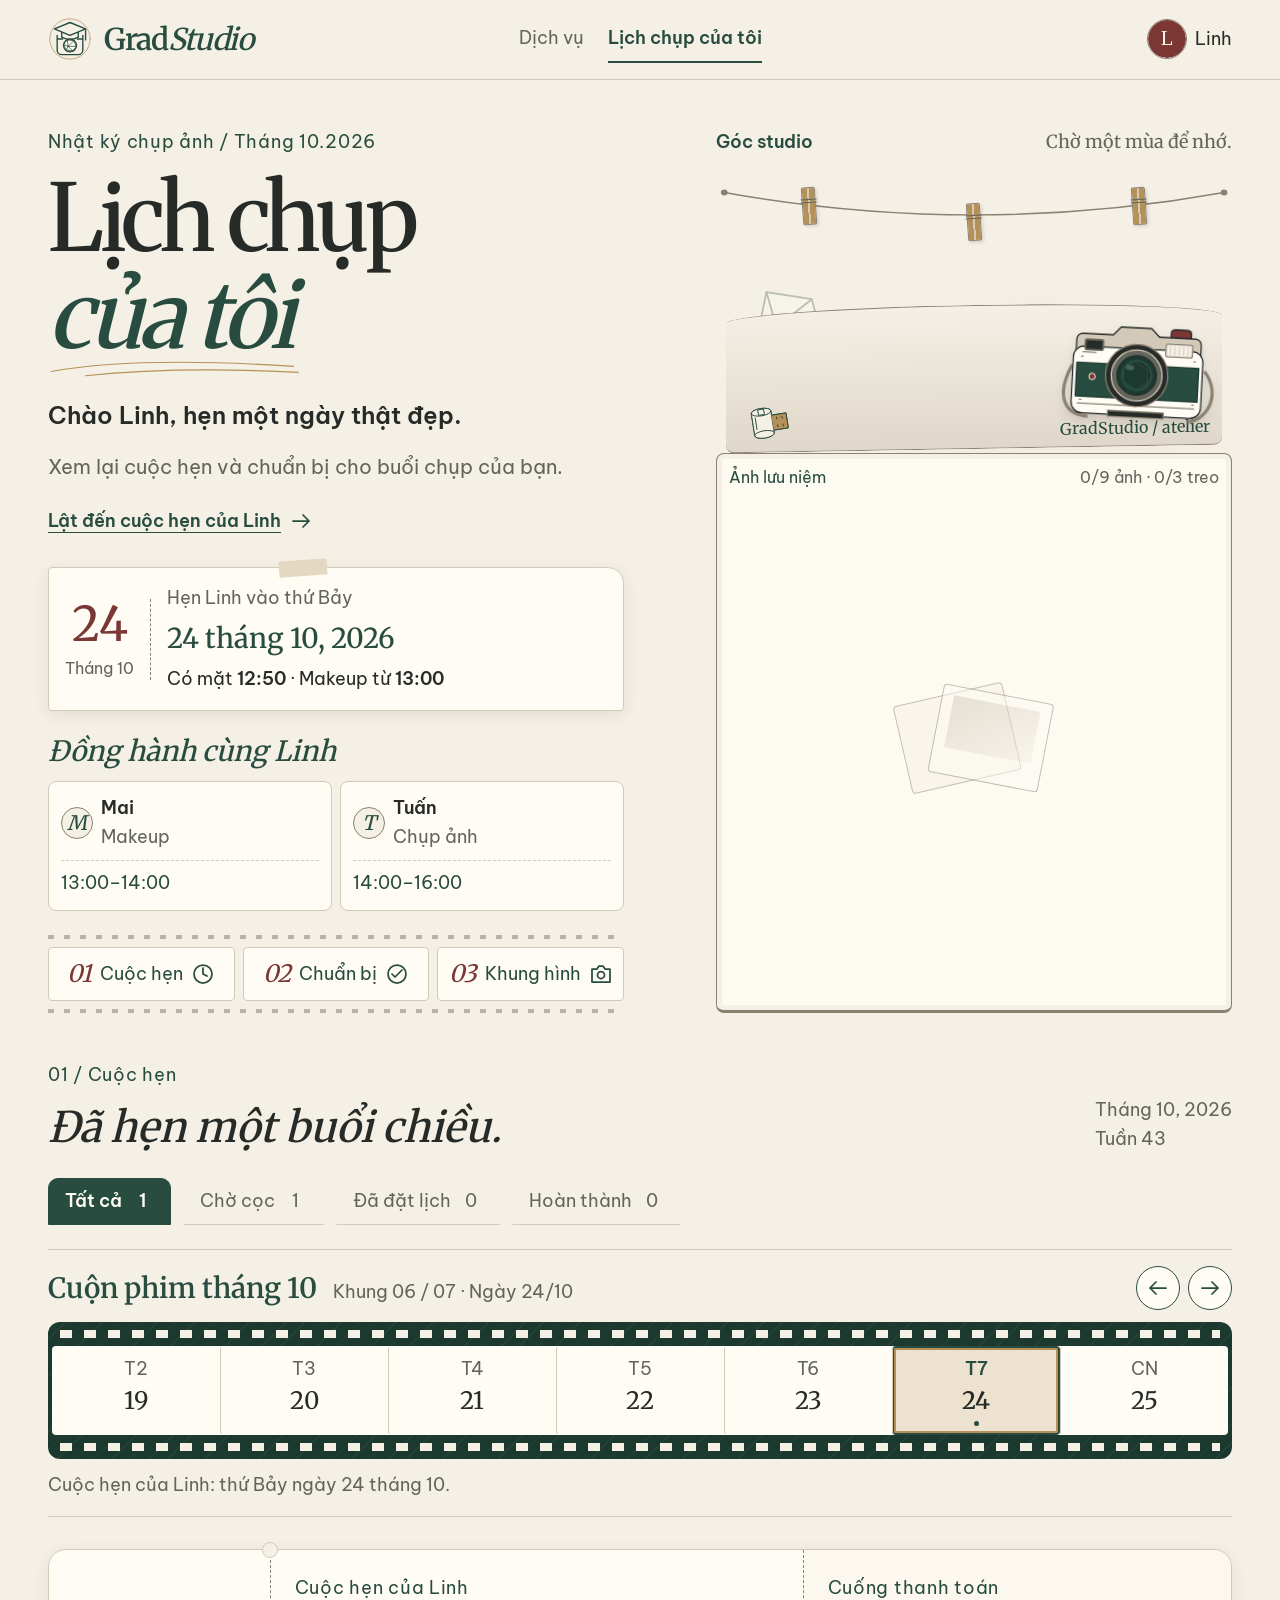
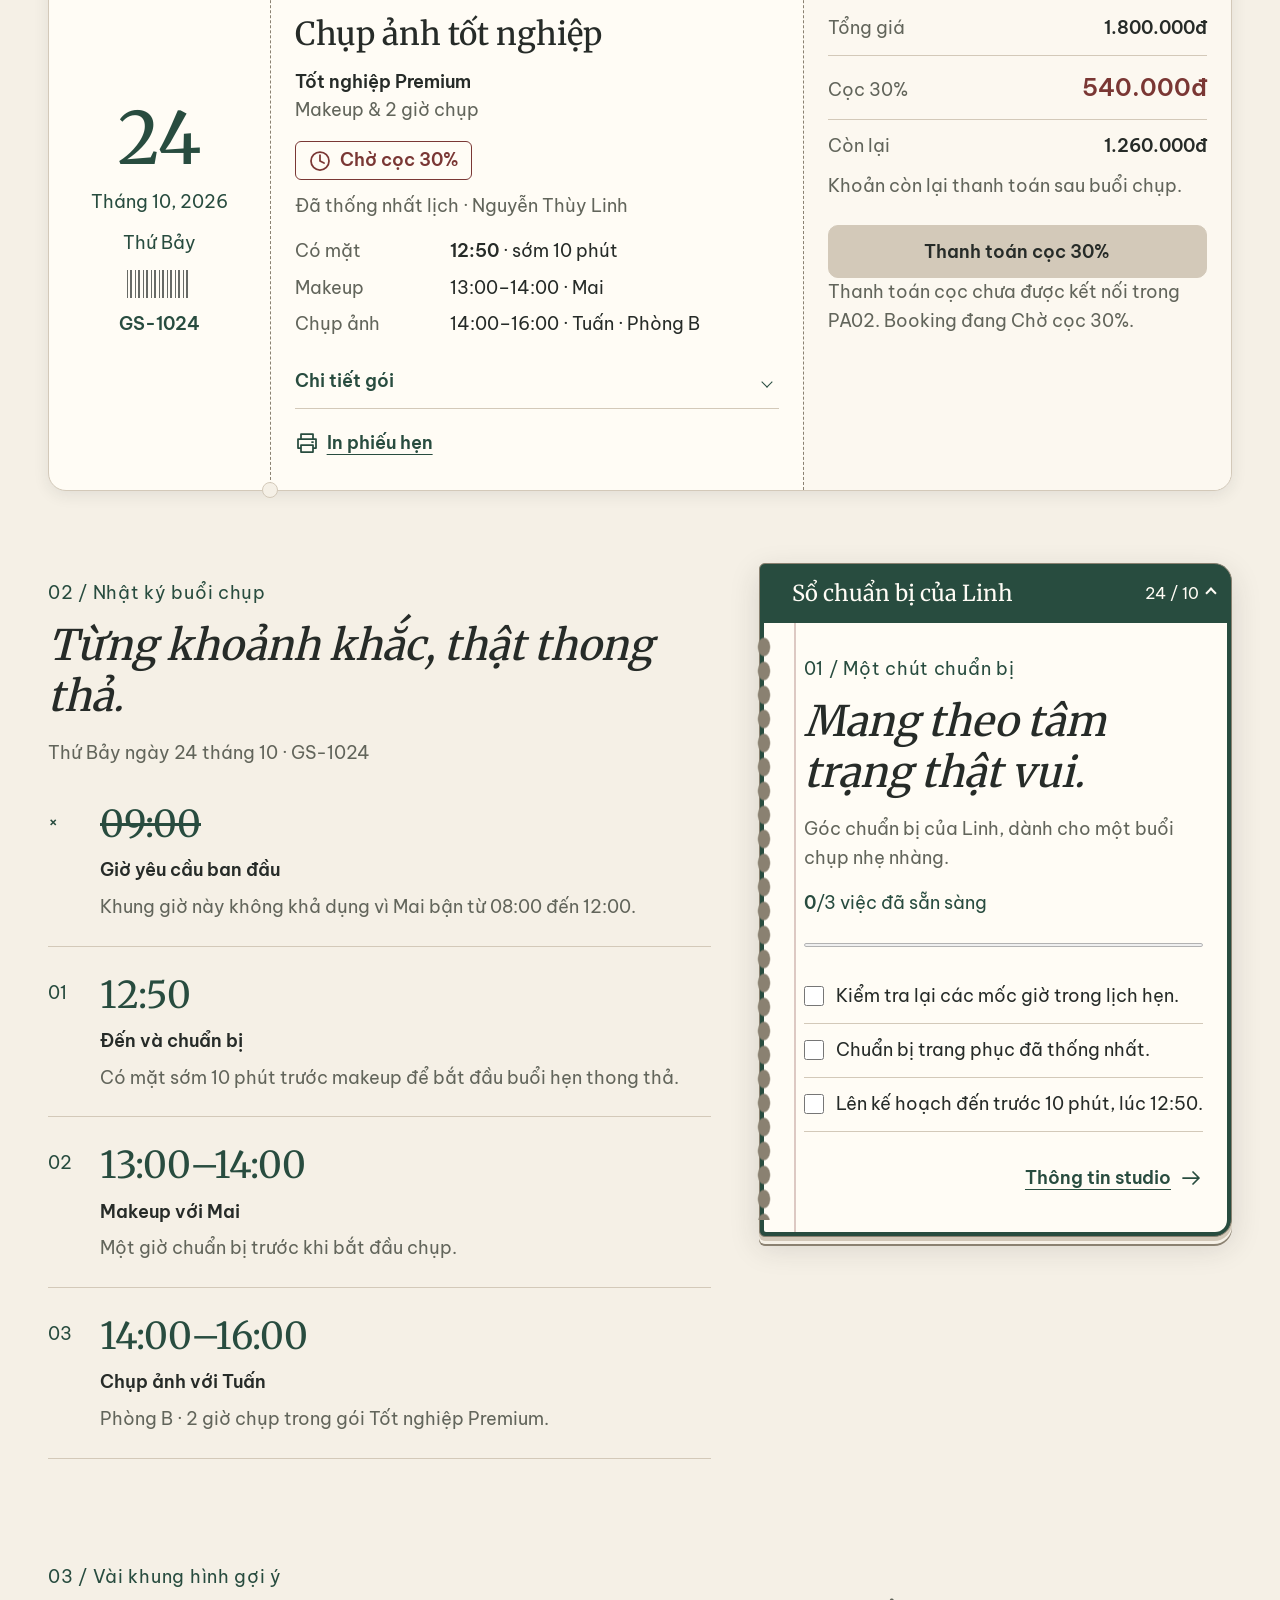
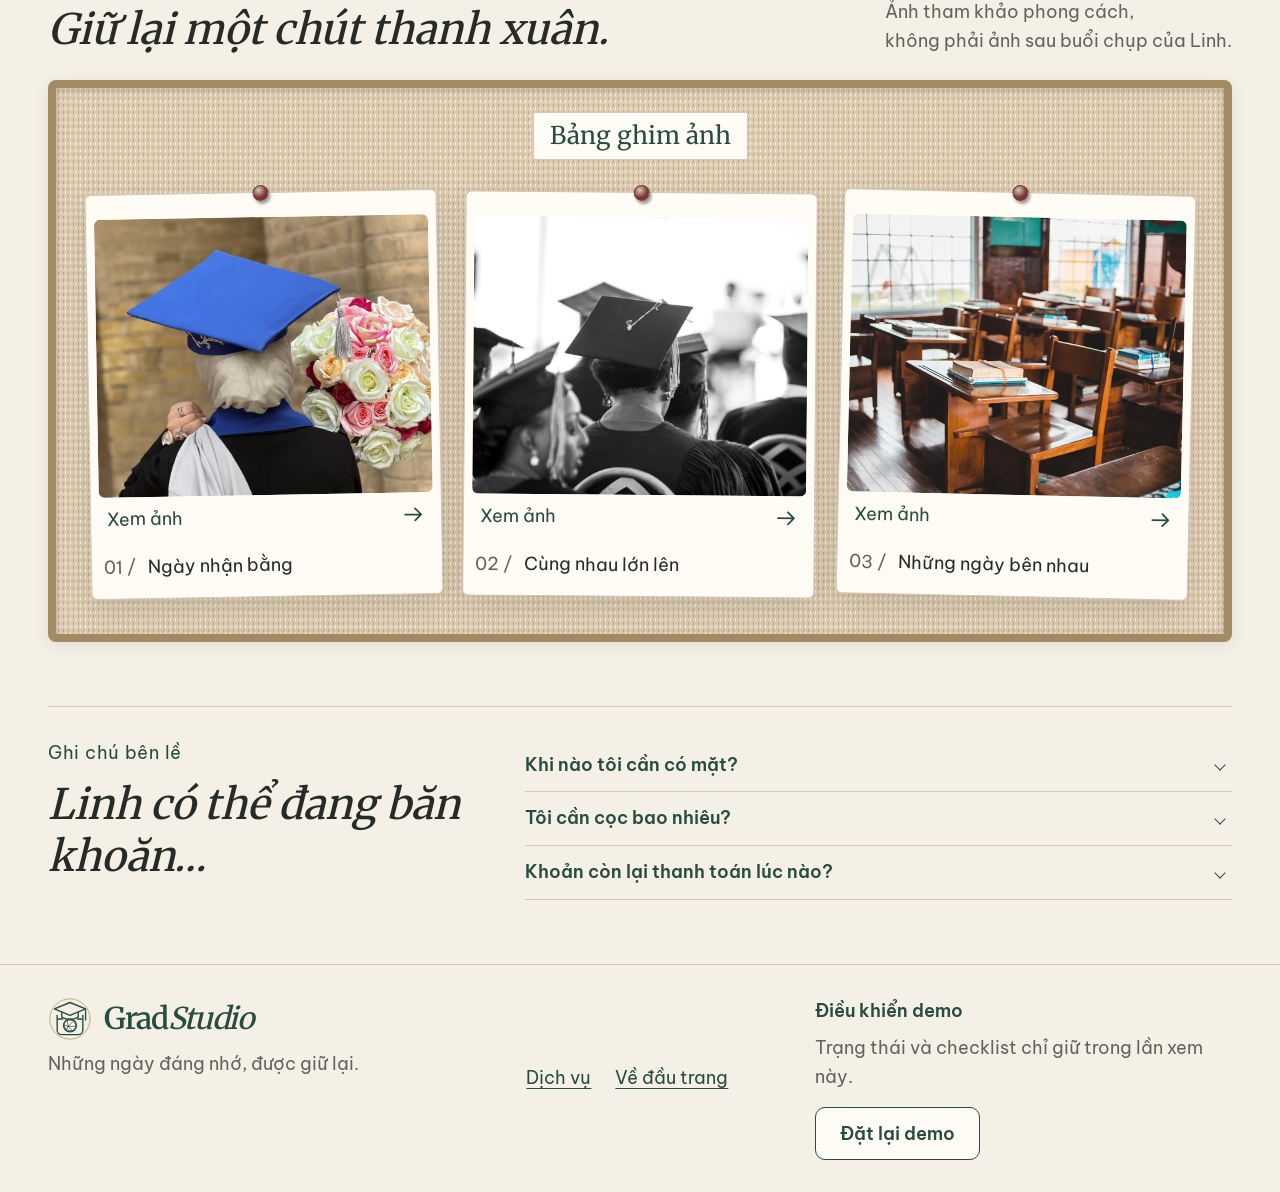
<file: my-appointments.html>
<!doctype html>
<html lang="vi">
<head>
  <meta charset="UTF-8">
  <meta name="viewport" content="width=device-width, initial-scale=1">
  <meta name="description" content="Nhật ký cuộc hẹn của Linh tại GradStudio: lịch makeup, buổi chụp, khoản cọc và những điều cần chuẩn bị.">
  <title>Lịch chụp của tôi · GradStudio</title>
  <link rel="stylesheet" href="css/common.css">
  <link rel="stylesheet" href="css/my-appointments.css">
  <script src="js/my-appointments.js" defer></script>
</head>
<body class="appointments-page">
  <a class="appointments-skip appointments-button" href="#ap-main">Đến nội dung chính</a>
  <svg class="appointments-icon-library" aria-hidden="true" xmlns="http://www.w3.org/2000/svg">
    <symbol id="ap-i-brand" viewBox="0 0 48 48">
      <circle class="appointments-brand-halo" cx="24" cy="24" r="22"/>
      <path class="appointments-brand-camera" d="M10 20v16a5 5 0 0 0 5 5h18a5 5 0 0 0 5-5V20M10 24h6m16 0h6"/>
      <path class="appointments-brand-cap" d="m7 13 17-7 17 7-17 7-17-7Zm8 4v5m18-5v5M15 22q9 5 18 0m8-9v12"/>
      <circle class="appointments-brand-lens" cx="24" cy="31" r="7"/>
      <path class="appointments-brand-iris" d="m21 25 7 1 3 6-4 5-7-1-3-6 4-5Zm0 0 1 7m6-6-6 6m9 0h-9m5 5-5-5m-2 4 2-4m-5-2 5 2"/>
    </symbol>
    <symbol id="ap-i-camera" viewBox="0 0 24 24"><path d="M3 7h5l2-3h4l2 3h5v13H3Z"/><circle cx="12" cy="13" r="3.5"/></symbol>
    <symbol id="ap-i-clock" viewBox="0 0 24 24"><circle cx="12" cy="12" r="9"/><path d="M12 6v6l4 2"/></symbol>
    <symbol id="ap-i-arrow" viewBox="0 0 24 24"><path d="M4 12h16m-6-6 6 6-6 6"/></symbol>
    <symbol id="ap-i-check" viewBox="0 0 24 24"><circle cx="12" cy="12" r="9"/><path d="m7 12 3 3 7-7"/></symbol>
    <symbol id="ap-i-pin" viewBox="0 0 24 24"><path d="M19 10c0 5-7 12-7 12S5 15 5 10a7 7 0 1 1 14 0Z"/><circle cx="12" cy="10" r="2.5"/></symbol>
    <symbol id="ap-i-print" viewBox="0 0 24 24"><path d="M6 8V3h12v5M6 17H3V8h18v9h-3M6 14h12v7H6Z"/><path d="M17 11h1"/></symbol>
  </svg>

  <header class="appointments-header">
    <div class="appointments-shell appointments-header-inner">
      <a class="appointments-brand" href="index.html" aria-label="GradStudio — Dịch vụ"><svg class="appointments-brand-icon" aria-hidden="true"><use href="#ap-i-brand"/></svg><span class="appointments-wordmark"><span>Grad</span><span>Studio</span></span></a>
      <nav class="appointments-nav" aria-label="Điều hướng chính"><a href="index.html">Dịch vụ</a><a href="my-appointments.html" aria-current="page">Lịch chụp của tôi</a></nav>
      <p class="appointments-account"><img src="assets/images/linh-initial.svg" alt="" width="120" height="120"><span>Linh</span></p>
    </div>
  </header>

  <main class="appointments-shell" id="ap-main" tabindex="-1">
    <section class="appointments-hero" aria-labelledby="ap-title">
      <div class="appointments-hero-copy">
        <p class="appointments-kicker">Nhật ký chụp ảnh / Tháng 10.2026</p>
        <h1 id="ap-title"><span class="appointments-title-line">Lịch chụp</span> <span class="appointments-title-script">của tôi<svg class="appointments-title-flourish" viewBox="0 0 320 24" preserveAspectRatio="none" aria-hidden="true"><path d="M4 17C88 3 194 4 310 11M47 22C140 13 233 14 316 18"/></svg></span></h1>
        <p class="appointments-hero-greeting">Chào Linh, hẹn một ngày thật đẹp.</p>
        <p class="appointments-hero-description">Xem lại cuộc hẹn và chuẩn bị cho buổi chụp của bạn.</p>
        <a class="appointments-text-link" href="#ap-schedule">Lật đến cuộc hẹn của Linh <svg class="appointments-icon" aria-hidden="true"><use href="#ap-i-arrow"/></svg></a>
        <aside class="appointments-hero-note" aria-label="Ghi nhớ cuộc hẹn GS-1024">
          <span class="appointments-note-day" aria-hidden="true">24<span>Tháng 10</span></span>
          <div><p class="appointments-note-kicker">Hẹn Linh vào thứ Bảy</p><p class="appointments-note-date"><time datetime="2026-10-24">24 tháng 10, 2026</time></p><p>Có mặt <strong>12:50</strong> · Makeup từ <strong>13:00</strong></p></div>
        </aside>
        <aside class="appointments-crew" aria-labelledby="ap-crew-title">
          <h2 id="ap-crew-title">Đồng hành cùng Linh</h2>
          <ul class="appointments-crew-list">
            <li><span class="appointments-crew-initial" aria-hidden="true">M</span><div><strong>Mai</strong><span>Makeup</span></div><p><time datetime="2026-10-24T13:00">13:00</time>–<time datetime="2026-10-24T14:00">14:00</time></p></li>
            <li><span class="appointments-crew-initial" aria-hidden="true">T</span><div><strong>Tuấn</strong><span>Chụp ảnh</span></div><p><time datetime="2026-10-24T14:00">14:00</time>–<time datetime="2026-10-24T16:00">16:00</time></p></li>
          </ul>
        </aside>
        <nav class="appointments-film-nav" aria-label="Các phần trong nhật ký của Linh">
          <a href="#ap-schedule"><span class="appointments-film-index" aria-hidden="true">01</span><span>Cuộc hẹn</span><svg class="appointments-icon" aria-hidden="true"><use href="#ap-i-clock"/></svg></a>
          <a href="#ap-preparation"><span class="appointments-film-index" aria-hidden="true">02</span><span>Chuẩn bị</span><svg class="appointments-icon" aria-hidden="true"><use href="#ap-i-check"/></svg></a>
          <a href="#ap-inspiration"><span class="appointments-film-index" aria-hidden="true">03</span><span>Khung hình</span><svg class="appointments-icon" aria-hidden="true"><use href="#ap-i-camera"/></svg></a>
        </nav>
      </div>
      <div class="appointments-studio-column">
        <div class="appointments-studio" id="ap-studio" role="group" aria-label="Góc studio ảnh lưu niệm" data-ap-busy="false">
          <p class="appointments-studio-heading">Góc studio <span>Chờ một mùa để nhớ.</span></p>
          <div class="appointments-studio-stage" id="ap-studio-stage">
            <svg class="appointments-studio-rope" viewBox="0 0 1000 120" preserveAspectRatio="none" aria-hidden="true"><path d="M16 16 Q500 112 984 16"/><circle cx="16" cy="16" r="5"/><circle cx="984" cy="16" r="5"/></svg>
            <svg class="appointments-studio-softbox" viewBox="0 0 100 180" aria-hidden="true"><path d="m20 8 51 8 14 52-39 32L8 66Z"/><path d="m20 8 26 92M8 66l63-50M46 100v62m0-18-27 29m27-29 29 29"/><path d="m85 68 11 7-5 22-15-2"/></svg>
            <div class="appointments-studio-table" aria-hidden="true"><span>GradStudio / atelier</span></div>
            <svg class="appointments-studio-film" viewBox="22 0 96 80" aria-hidden="true" data-ap-static-prop><path d="M35 14h43v49H35Z"/><ellipse cx="56.5" cy="14" rx="21.5" ry="8"/><ellipse cx="56.5" cy="63" rx="21.5" ry="8"/><path d="M78 24h32v33H78M88 29v6m12-6v6m-12 11v6m12-6v6M42 24v27"/><path d="M50 8h13v12H50Z"/></svg>
            <button class="appointments-studio-film appointments-studio-prop" id="ap-studio-reset" type="button" aria-label="Sắp lại góc studio" hidden><svg viewBox="22 0 96 80" aria-hidden="true"><path d="M35 14h43v49H35Z"/><ellipse cx="56.5" cy="14" rx="21.5" ry="8"/><ellipse cx="56.5" cy="63" rx="21.5" ry="8"/><path d="M78 24h32v33H78M88 29v6m12-6v6m-12 11v6m12-6v6M42 24v27"/><path d="M50 8h13v12H50Z"/></svg></button>
  
            <span class="appointments-studio-clip appointments-studio-clip-1"><span aria-hidden="true" data-ap-static-prop></span><button id="ap-studio-clip-1" type="button" data-ap-release="1" aria-label="Thả ảnh Ngày nhận bằng" aria-controls="ap-studio-card-1" hidden><span aria-hidden="true"></span></button></span>
            <span class="appointments-studio-clip appointments-studio-clip-2"><span aria-hidden="true" data-ap-static-prop></span><button id="ap-studio-clip-2" type="button" data-ap-release="2" aria-label="Thả ảnh Cùng nhau lớn lên" aria-controls="ap-studio-card-2" hidden><span aria-hidden="true"></span></button></span>
            <span class="appointments-studio-clip appointments-studio-clip-3"><span aria-hidden="true" data-ap-static-prop></span><button id="ap-studio-clip-3" type="button" data-ap-release="3" aria-label="Thả ảnh Những ngày bên nhau" aria-controls="ap-studio-card-3" hidden><span aria-hidden="true"></span></button></span>
  
            <figure class="appointments-studio-card appointments-studio-card-1" id="ap-studio-card-1" data-ap-card="1" data-ap-created="false" data-ap-placement="hung" data-ap-face="front" data-ap-tone="original">
              <div class="appointments-studio-swing">
                <a class="appointments-studio-photo" id="ap-studio-link-1" data-ap-static-link href="assets/images/pexels-16479971.webp" aria-label="Mở ảnh tham khảo Ngày nhận bằng"><img src="assets/images/pexels-16479971.webp" alt="Một người mặc áo tốt nghiệp cầm bó hoa, nhìn từ phía sau." width="900" height="1200"></a>
                <button class="appointments-studio-photo appointments-studio-object" id="ap-studio-object-1" type="button" data-ap-object="1" aria-label="Lật ảnh minh họa 1" aria-describedby="ap-studio-keyboard" hidden>
                  <span class="appointments-photo-flipper" id="ap-photo-flipper-1">
                    <span class="appointments-photo-front" id="ap-photo-front-1" aria-hidden="false"><img id="ap-photo-image-1" src="assets/images/pexels-16479971.webp" alt="" width="900" height="1200" draggable="false"><span class="appointments-photo-caption">GradStudio</span></span>
                    <span class="appointments-photo-back" id="ap-photo-back-1" aria-hidden="true">GradStudio — góc lưu niệm</span>
                  </span>
                </button>
              </div>
              <figcaption class="appointments-sr-only">Ảnh tham khảo phong cách, không phải ảnh buổi chụp của Linh.</figcaption>
            </figure>
            <figure class="appointments-studio-card appointments-studio-card-2" id="ap-studio-card-2" data-ap-card="2" data-ap-created="false" data-ap-placement="hung" data-ap-face="front" data-ap-tone="original">
              <div class="appointments-studio-swing">
                <a class="appointments-studio-photo" id="ap-studio-link-2" data-ap-static-link href="assets/images/pexels-19501563.webp" aria-label="Mở ảnh tham khảo Cùng nhau lớn lên"><img src="assets/images/pexels-19501563.webp" alt="Các tân cử nhân đội mũ trong buổi lễ, nhìn từ phía sau." width="1280" height="852"></a>
                <button class="appointments-studio-photo appointments-studio-object" id="ap-studio-object-2" type="button" data-ap-object="2" aria-label="Lật ảnh minh họa 2" aria-describedby="ap-studio-keyboard" hidden>
                  <span class="appointments-photo-flipper" id="ap-photo-flipper-2">
                    <span class="appointments-photo-front" id="ap-photo-front-2" aria-hidden="false"><img id="ap-photo-image-2" src="assets/images/pexels-19501563.webp" alt="" width="1280" height="852" draggable="false"><span class="appointments-photo-caption">GradStudio</span></span>
                    <span class="appointments-photo-back" id="ap-photo-back-2" aria-hidden="true">GradStudio — góc lưu niệm</span>
                  </span>
                </button>
              </div>
              <figcaption class="appointments-sr-only">Ảnh tham khảo phong cách, không phải ảnh buổi chụp của Linh.</figcaption>
            </figure>
            <figure class="appointments-studio-card appointments-studio-card-3" id="ap-studio-card-3" data-ap-card="3" data-ap-created="false" data-ap-placement="hung" data-ap-face="front" data-ap-tone="original">
              <div class="appointments-studio-swing">
                <a class="appointments-studio-photo" id="ap-studio-link-3" data-ap-static-link href="assets/images/pexels-9258380.webp" aria-label="Mở ảnh tham khảo Những ngày bên nhau"><img src="assets/images/pexels-9258380.webp" alt="Những dãy bàn gỗ có sách trong lớp học vắng." width="600" height="600"></a>
                <button class="appointments-studio-photo appointments-studio-object" id="ap-studio-object-3" type="button" data-ap-object="3" aria-label="Lật ảnh minh họa 3" aria-describedby="ap-studio-keyboard" hidden>
                  <span class="appointments-photo-flipper" id="ap-photo-flipper-3">
                    <span class="appointments-photo-front" id="ap-photo-front-3" aria-hidden="false"><img id="ap-photo-image-3" src="assets/images/pexels-9258380.webp" alt="" width="600" height="600" draggable="false"><span class="appointments-photo-caption">GradStudio</span></span>
                    <span class="appointments-photo-back" id="ap-photo-back-3" aria-hidden="true">GradStudio — góc lưu niệm</span>
                  </span>
                </button>
              </div>
              <figcaption class="appointments-sr-only">Ảnh tham khảo phong cách, không phải ảnh buổi chụp của Linh.</figcaption>
            </figure>
            <figure class="appointments-studio-card appointments-studio-card-4" id="ap-studio-card-4" data-ap-card="4" data-ap-created="false" data-ap-placement="inactive" data-ap-face="front" data-ap-tone="original" hidden>
              <div class="appointments-studio-swing">
                <button class="appointments-studio-photo appointments-studio-object" id="ap-studio-object-4" type="button" data-ap-object="4" aria-label="Lật ảnh minh họa 4" aria-describedby="ap-studio-keyboard" hidden>
                  <span class="appointments-photo-flipper" id="ap-photo-flipper-4">
                    <span class="appointments-photo-front" id="ap-photo-front-4" aria-hidden="false"><img id="ap-photo-image-4" src="assets/images/pexels-16479971.webp" alt="" width="900" height="1200" draggable="false"><span class="appointments-photo-caption">GradStudio</span></span>
                    <span class="appointments-photo-back" id="ap-photo-back-4" aria-hidden="true">GradStudio — góc lưu niệm</span>
                  </span>
                </button>
              </div>
              <figcaption class="appointments-sr-only">Ảnh tham khảo phong cách, không phải ảnh buổi chụp của Linh.</figcaption>
            </figure>
            <figure class="appointments-studio-card appointments-studio-card-5" id="ap-studio-card-5" data-ap-card="5" data-ap-created="false" data-ap-placement="inactive" data-ap-face="front" data-ap-tone="original" hidden>
              <div class="appointments-studio-swing">
                <button class="appointments-studio-photo appointments-studio-object" id="ap-studio-object-5" type="button" data-ap-object="5" aria-label="Lật ảnh minh họa 5" aria-describedby="ap-studio-keyboard" hidden>
                  <span class="appointments-photo-flipper" id="ap-photo-flipper-5">
                    <span class="appointments-photo-front" id="ap-photo-front-5" aria-hidden="false"><img id="ap-photo-image-5" src="assets/images/pexels-19501563.webp" alt="" width="1280" height="852" draggable="false"><span class="appointments-photo-caption">GradStudio</span></span>
                    <span class="appointments-photo-back" id="ap-photo-back-5" aria-hidden="true">GradStudio — góc lưu niệm</span>
                  </span>
                </button>
              </div>
              <figcaption class="appointments-sr-only">Ảnh tham khảo phong cách, không phải ảnh buổi chụp của Linh.</figcaption>
            </figure>
            <figure class="appointments-studio-card appointments-studio-card-6" id="ap-studio-card-6" data-ap-card="6" data-ap-created="false" data-ap-placement="inactive" data-ap-face="front" data-ap-tone="original" hidden>
              <div class="appointments-studio-swing">
                <button class="appointments-studio-photo appointments-studio-object" id="ap-studio-object-6" type="button" data-ap-object="6" aria-label="Lật ảnh minh họa 6" aria-describedby="ap-studio-keyboard" hidden>
                  <span class="appointments-photo-flipper" id="ap-photo-flipper-6">
                    <span class="appointments-photo-front" id="ap-photo-front-6" aria-hidden="false"><img id="ap-photo-image-6" src="assets/images/pexels-9258380.webp" alt="" width="600" height="600" draggable="false"><span class="appointments-photo-caption">GradStudio</span></span>
                    <span class="appointments-photo-back" id="ap-photo-back-6" aria-hidden="true">GradStudio — góc lưu niệm</span>
                  </span>
                </button>
              </div>
              <figcaption class="appointments-sr-only">Ảnh tham khảo phong cách, không phải ảnh buổi chụp của Linh.</figcaption>
            </figure>
            <figure class="appointments-studio-card" id="ap-studio-card-7" data-ap-card="7" data-ap-created="false" data-ap-placement="inactive" data-ap-face="front" data-ap-tone="original" hidden>
              <div class="appointments-studio-swing">
                <button class="appointments-studio-photo appointments-studio-object" id="ap-studio-object-7" type="button" data-ap-object="7" aria-label="Lật ảnh minh họa 7" aria-describedby="ap-studio-keyboard" hidden>
                  <span class="appointments-photo-flipper" id="ap-photo-flipper-7">
                    <span class="appointments-photo-front" id="ap-photo-front-7" aria-hidden="false"><img id="ap-photo-image-7" src="assets/images/pexels-16479971.webp" alt="" width="900" height="1200" draggable="false"><span class="appointments-photo-caption">GradStudio</span></span>
                    <span class="appointments-photo-back" id="ap-photo-back-7" aria-hidden="true">GradStudio — góc lưu niệm</span>
                  </span>
                </button>
              </div>
              <figcaption class="appointments-sr-only">Ảnh tham khảo phong cách, không phải ảnh buổi chụp của Linh.</figcaption>
            </figure>
            <figure class="appointments-studio-card" id="ap-studio-card-8" data-ap-card="8" data-ap-created="false" data-ap-placement="inactive" data-ap-face="front" data-ap-tone="original" hidden>
              <div class="appointments-studio-swing">
                <button class="appointments-studio-photo appointments-studio-object" id="ap-studio-object-8" type="button" data-ap-object="8" aria-label="Lật ảnh minh họa 8" aria-describedby="ap-studio-keyboard" hidden>
                  <span class="appointments-photo-flipper" id="ap-photo-flipper-8">
                    <span class="appointments-photo-front" id="ap-photo-front-8" aria-hidden="false"><img id="ap-photo-image-8" src="assets/images/pexels-19501563.webp" alt="" width="1280" height="852" draggable="false"><span class="appointments-photo-caption">GradStudio</span></span>
                    <span class="appointments-photo-back" id="ap-photo-back-8" aria-hidden="true">GradStudio — góc lưu niệm</span>
                  </span>
                </button>
              </div>
              <figcaption class="appointments-sr-only">Ảnh tham khảo phong cách, không phải ảnh buổi chụp của Linh.</figcaption>
            </figure>
            <figure class="appointments-studio-card" id="ap-studio-card-9" data-ap-card="9" data-ap-created="false" data-ap-placement="inactive" data-ap-face="front" data-ap-tone="original" hidden>
              <div class="appointments-studio-swing">
                <button class="appointments-studio-photo appointments-studio-object" id="ap-studio-object-9" type="button" data-ap-object="9" aria-label="Lật ảnh minh họa 9" aria-describedby="ap-studio-keyboard" hidden>
                  <span class="appointments-photo-flipper" id="ap-photo-flipper-9">
                    <span class="appointments-photo-front" id="ap-photo-front-9" aria-hidden="false"><img id="ap-photo-image-9" src="assets/images/pexels-9258380.webp" alt="" width="600" height="600" draggable="false"><span class="appointments-photo-caption">GradStudio</span></span>
                    <span class="appointments-photo-back" id="ap-photo-back-9" aria-hidden="true">GradStudio — góc lưu niệm</span>
                  </span>
                </button>
              </div>
              <figcaption class="appointments-sr-only">Ảnh tham khảo phong cách, không phải ảnh buổi chụp của Linh.</figcaption>
            </figure>

            <div class="appointments-studio-camera" id="ap-studio-camera-static" data-ap-static-prop>
              <svg viewBox="-8 0 260 170" aria-hidden="true">
                <path class="appointments-camera-strap" d="M17 74C-4 117 2 152 45 154m180-80c28 32 11 76-23 81"/>
                <path class="appointments-camera-shutter" d="M170 26v-9c0-4 4-6 8-6h16c5 0 8 2 8 6v9Z"/>
                <path class="appointments-camera-top" d="M22 53V34c0-6 4-10 10-10h47l12-13h48l13 13h56c6 0 10 4 10 10v19Z"/>
                <rect class="appointments-camera-body" x="18" y="44" width="204" height="105" rx="17"/>
                <path class="appointments-camera-leather" d="M24 70h192v53H24Z"/>
                <path class="appointments-camera-trim" d="M27 134h185M32 53h22"/>
                <rect class="appointments-camera-viewfinder" x="36" y="33" width="28" height="16" rx="3"/>
                <rect class="appointments-camera-flash" x="163" y="34" width="42" height="20" rx="3"/>
                <path class="appointments-camera-flash-lines" d="M170 37v14m7-14v14m7-14v14m7-14v14m7-14v14"/>
                <g class="appointments-camera-lens"><circle cx="119" cy="86" r="49"/><circle cx="119" cy="86" r="40"/><circle cx="119" cy="86" r="31"/><circle cx="119" cy="86" r="23"/><path d="m116 64 19 12 2 21-18 11-20-11-1-22Z"/><ellipse cx="108" cy="74" rx="7" ry="4"/></g>
                <circle class="appointments-camera-indicator" cx="49" cy="91" r="5"/>
                <path class="appointments-camera-slot" d="M76 143h88v9H76Z"/>
                <path class="appointments-camera-screws" d="M30 60h4m173 0h4M30 128h4m173 0h4"/>
              </svg>
            </div>
            <button class="appointments-studio-camera appointments-studio-prop" id="ap-studio-camera" type="button" aria-label="Tạo ảnh lưu niệm minh họa" aria-controls="ap-studio-basket" hidden>
              <svg viewBox="-8 0 260 170" aria-hidden="true">
                <path class="appointments-camera-strap" d="M17 74C-4 117 2 152 45 154m180-80c28 32 11 76-23 81"/>
                <path class="appointments-camera-shutter" id="ap-camera-shutter" d="M170 26v-9c0-4 4-6 8-6h16c5 0 8 2 8 6v9Z"/>
                <path class="appointments-camera-top" d="M22 53V34c0-6 4-10 10-10h47l12-13h48l13 13h56c6 0 10 4 10 10v19Z"/>
                <rect class="appointments-camera-body" x="18" y="44" width="204" height="105" rx="17"/>
                <path class="appointments-camera-leather" d="M24 70h192v53H24Z"/>
                <path class="appointments-camera-trim" d="M27 134h185M32 53h22"/>
                <rect class="appointments-camera-viewfinder" x="36" y="33" width="28" height="16" rx="3"/>
                <rect class="appointments-camera-flash" id="ap-camera-flash" x="163" y="34" width="42" height="20" rx="3"/>
                <path class="appointments-camera-flash-lines" d="M170 37v14m7-14v14m7-14v14m7-14v14m7-14v14"/>
                <g class="appointments-camera-lens" id="ap-camera-lens"><circle cx="119" cy="86" r="49"/><circle cx="119" cy="86" r="40"/><circle cx="119" cy="86" r="31"/><circle cx="119" cy="86" r="23"/><path d="m116 64 19 12 2 21-18 11-20-11-1-22Z"/><ellipse cx="108" cy="74" rx="7" ry="4"/></g>
                <circle class="appointments-camera-indicator" cx="49" cy="91" r="5"/>
                <path class="appointments-camera-slot" id="ap-camera-slot" d="M76 143h88v9H76Z"/>
                <path class="appointments-camera-screws" d="M30 60h4m173 0h4M30 128h4m173 0h4"/>
              </svg>
            </button>
            <div class="appointments-studio-basket" id="ap-studio-basket" role="group" aria-label="Khung chứa ảnh lưu niệm"><p><span>Ảnh lưu niệm</span><span id="ap-studio-count" hidden>0/9 ảnh · 0/3 treo</span></p></div>
          </div>
          <p class="appointments-sr-only" id="ap-studio-keyboard">Bấm máy ảnh để tạo ảnh. Ảnh đã tạo dùng phím 1, 2 hoặc 3 để treo vào kẹp tương ứng; tối đa ba ảnh treo. Phím mũi tên di chuyển ảnh, Shift đi xa hơn. Enter hoặc Space lật ảnh trong khay hoặc tháo ảnh đang treo. Escape hủy lượt kéo. Ảnh chưa treo rơi xuống khung chứa.</p>
          <p class="appointments-sr-only" id="ap-studio-status" role="status" aria-live="polite" aria-atomic="true"></p>
        </div>
      </div>
    </section>

    <section class="appointments-schedule" id="ap-schedule" aria-labelledby="ap-schedule-title">
      <div class="appointments-section-heading">
        <div><p class="appointments-kicker">01 / Cuộc hẹn</p><h2 id="ap-schedule-title">Đã hẹn một buổi chiều.</h2></div>
        <p class="appointments-section-note">Tháng 10, 2026 <span>Tuần 43</span></p>
      </div>
      <fieldset class="appointments-collection" id="ap-collection">
        <legend class="appointments-sr-only">Lọc lịch chụp theo trạng thái và ngày</legend>
        <input class="appointments-filter-input" type="radio" name="appointment-filter" id="ap-filter-all" value="all" checked>
        <label class="appointments-filter" for="ap-filter-all">Tất cả <span id="ap-count-all">1</span></label>
        <input class="appointments-filter-input" type="radio" name="appointment-filter" id="ap-filter-pending" value="pending">
        <label class="appointments-filter" for="ap-filter-pending">Chờ cọc <span id="ap-count-pending">1</span></label>
        <input class="appointments-filter-input" type="radio" name="appointment-filter" id="ap-filter-booked" value="booked">
        <label class="appointments-filter" for="ap-filter-booked">Đã đặt lịch <span id="ap-count-booked">0</span></label>
        <input class="appointments-filter-input" type="radio" name="appointment-filter" id="ap-filter-completed" value="completed">
        <label class="appointments-filter" for="ap-filter-completed">Hoàn thành <span id="ap-count-completed">0</span></label>

        <div class="appointments-dates">
          <ol class="appointments-week" id="ap-static-dates" aria-label="Tuần từ 19 đến 25 tháng 10, ngày được chọn là thứ Bảy 24">
            <li><abbr title="Thứ Hai">T2</abbr><time datetime="2026-10-19">19</time></li>
            <li><abbr title="Thứ Ba">T3</abbr><time datetime="2026-10-20">20</time></li>
            <li><abbr title="Thứ Tư">T4</abbr><time datetime="2026-10-21">21</time></li>
            <li><abbr title="Thứ Năm">T5</abbr><time datetime="2026-10-22">22</time></li>
            <li><abbr title="Thứ Sáu">T6</abbr><time datetime="2026-10-23">23</time></li>
            <li class="appointments-day-selected"><abbr title="Thứ Bảy">T7</abbr><time datetime="2026-10-24">24</time><span class="appointments-day-dot" aria-hidden="true"></span></li>
            <li><abbr title="Chủ nhật">CN</abbr><time datetime="2026-10-25">25</time></li>
          </ol>
          <div class="appointments-interactive-dates" id="ap-interactive-dates" role="group" aria-label="Cuộn phim ngày 19 đến 25 tháng 10" hidden>
            <div class="appointments-film-header">
              <p><strong>Cuộn phim tháng 10</strong><span id="ap-film-current" aria-live="polite" aria-atomic="true">Khung 06 / 07 · Ngày 24/10</span></p>
              <div class="appointments-film-controls">
                <button id="ap-film-prev" type="button" aria-label="Lùi một ngày" aria-controls="ap-film-track"><svg class="appointments-icon" aria-hidden="true"><use href="#ap-i-arrow"/></svg></button>
                <button id="ap-film-next" type="button" aria-label="Tiến một ngày" aria-controls="ap-film-track"><svg class="appointments-icon" aria-hidden="true"><use href="#ap-i-arrow"/></svg></button>
              </div>
            </div>
            <div class="appointments-film-viewport" id="ap-film-viewport">
              <div class="appointments-week appointments-film-track" id="ap-film-track" role="group" aria-label="Ngày chụp" aria-describedby="ap-film-hint">
                <button id="ap-day-19" type="button" data-ap-day="19" aria-label="Thứ Hai ngày 19 tháng 10" aria-pressed="false" hidden><span>T2</span><span>19</span></button>
                <button id="ap-day-20" type="button" data-ap-day="20" aria-label="Thứ Ba ngày 20 tháng 10" aria-pressed="false" hidden><span>T3</span><span>20</span></button>
                <button id="ap-day-21" type="button" data-ap-day="21" aria-label="Thứ Tư ngày 21 tháng 10" aria-pressed="false" hidden><span>T4</span><span>21</span></button>
                <button id="ap-day-22" type="button" data-ap-day="22" aria-label="Thứ Năm ngày 22 tháng 10" aria-pressed="false" hidden><span>T5</span><span>22</span></button>
                <button id="ap-day-23" type="button" data-ap-day="23" aria-label="Thứ Sáu ngày 23 tháng 10" aria-pressed="false" hidden><span>T6</span><span>23</span></button>
                <button id="ap-day-24" type="button" data-ap-day="24" aria-label="Thứ Bảy ngày 24 tháng 10, có một cuộc hẹn" aria-pressed="true" hidden><span>T7</span><span>24</span><span class="appointments-day-dot" aria-hidden="true"></span></button>
                <button id="ap-day-25" type="button" data-ap-day="25" aria-label="Chủ nhật ngày 25 tháng 10" aria-pressed="false" hidden><span>CN</span><span>25</span></button>
              </div>
            </div>
            <p class="appointments-sr-only" id="ap-film-hint">Bấm một ngày hoặc giữ và kéo ngang để dời khung chọn. Có thể dùng các nút lùi, tiến hoặc phím mũi tên trái, phải khi đang ở một khung ngày.</p>
          </div>
          <p class="appointments-date-caption">Cuộc hẹn của Linh: <time datetime="2026-10-24">thứ Bảy ngày 24 tháng 10</time>.</p>
        </div>

        <div class="appointments-result" id="ap-result">
          <article class="appointments-ticket" id="ap-ticket" aria-labelledby="ap-ticket-title">
            <div class="appointments-ticket-date">
              <time datetime="2026-10-24"><span class="appointments-date-number">24</span><span>Tháng 10, 2026</span></time>
              <p>Thứ Bảy</p><span class="appointments-ticket-bars" aria-hidden="true"></span><p class="appointments-ticket-code">GS-1024</p>
            </div>
            <div class="appointments-ticket-info">
              <p class="appointments-kicker">Cuộc hẹn của Linh</p><h3 id="ap-ticket-title">Chụp ảnh tốt nghiệp</h3>
              <p class="appointments-package">Tốt nghiệp Premium <span>Makeup &amp; 2 giờ chụp</span></p>
              <p class="appointments-stamp">
                <span data-ap-state="pending"><svg class="appointments-icon" aria-hidden="true"><use href="#ap-i-clock"/></svg>Chờ cọc 30%</span>
                <span data-ap-state="booked" hidden><svg class="appointments-icon" aria-hidden="true"><use href="#ap-i-check"/></svg>Đã đặt lịch</span>
              </p>
              <p class="appointments-agreement">Đã thống nhất lịch · Nguyễn Thùy Linh</p>
              <dl class="appointments-ticket-times">
                <div><dt>Có mặt</dt><dd><strong>12:50</strong> · sớm 10 phút</dd></div>
                <div><dt>Makeup</dt><dd>13:00–14:00 · Mai</dd></div>
                <div><dt>Chụp ảnh</dt><dd>14:00–16:00 · Tuấn · Phòng B</dd></div>
              </dl>
              <details class="appointments-details appointments-package-details" id="ap-package-details" data-ap-detail>
                <summary>Chi tiết gói</summary><div><p>Loại buổi chụp: Tốt nghiệp cá nhân. Gói Tốt nghiệp Premium bao gồm makeup và 2 giờ chụp.</p><p>Giờ đã được Linh thống nhất qua hội thoại, không cần xác nhận lại.</p></div>
              </details>
              <div class="appointments-paid-confirm" id="ap-paid-confirm" data-ap-state="booked" tabindex="-1" hidden>
                <p><strong>Đã cọc 540.000đ trong demo.</strong></p>
                <p>Còn lại <strong>1.260.000đ</strong>, thanh toán sau buổi chụp.</p>
              </div>
              <button class="appointments-print-button appointments-text-link" id="ap-print" type="button" hidden><svg class="appointments-icon" aria-hidden="true"><use href="#ap-i-print"/></svg>In phiếu hẹn</button>
            </div>
            <div class="appointments-ticket-payment" id="ap-payment-pending" data-ap-state="pending">
              <p class="appointments-kicker">Cuống thanh toán</p>
              <dl class="appointments-prices">
                <div><dt>Tổng giá</dt><dd>1.800.000đ</dd></div>
                <div class="appointments-deposit"><dt>Cọc 30%</dt><dd>540.000đ</dd></div>
                <div><dt>Còn lại</dt><dd>1.260.000đ</dd></div>
              </dl>
              <p class="appointments-balance-note">Khoản còn lại thanh toán sau buổi chụp.</p>
              <button class="appointments-button appointments-pay-button" id="ap-pay-open" type="button" aria-describedby="ap-payment-demo-note" disabled>Thanh toán cọc 30%</button>
              <p class="appointments-balance-note" id="ap-payment-demo-note">Thanh toán cọc chưa được kết nối trong PA02. Booking đang Chờ cọc 30%.</p>
            </div>
          </article>
        </div>

        <div class="appointments-empty" id="ap-empty">
          <svg class="appointments-icon" aria-hidden="true"><use href="#ap-i-camera"/></svg><h3>Chưa có lịch chụp nào ở mục này.</h3>
          <p>Cuộc hẹn GS-1024 của Linh nằm ở ngày 24/10. Chọn ngày 24 và bộ lọc “Tất cả” để xem lại.</p>
          <button class="appointments-button appointments-button-secondary" id="ap-show-booking" type="button" hidden>Xem cuộc hẹn ngày 24</button>
        </div>

        <div class="appointments-notebook-grid">
          <section class="appointments-journal" id="ap-journal" aria-labelledby="ap-journal-title">
            <p class="appointments-kicker">02 / Nhật ký buổi chụp</p><h2 id="ap-journal-title">Từng khoảnh khắc, thật thong thả.</h2><p class="appointments-journal-date">Thứ Bảy ngày 24 tháng 10 · GS-1024</p>
            <ol class="appointments-journal-list">
              <li><span class="appointments-step" aria-hidden="true">×</span><div><p class="appointments-journal-time"><del><time datetime="2026-10-24T09:00">09:00</time></del></p><h3>Giờ yêu cầu ban đầu</h3><p>Khung giờ này không khả dụng vì Mai bận từ 08:00 đến 12:00.</p></div></li>
              <li><span class="appointments-step" aria-hidden="true">01</span><div><p class="appointments-journal-time"><time datetime="2026-10-24T12:50">12:50</time></p><h3>Đến và chuẩn bị</h3><p>Có mặt sớm 10 phút trước makeup để bắt đầu buổi hẹn thong thả.</p></div></li>
              <li><span class="appointments-step" aria-hidden="true">02</span><div><p class="appointments-journal-time"><time datetime="2026-10-24T13:00">13:00</time>–<time datetime="2026-10-24T14:00">14:00</time></p><h3>Makeup với Mai</h3><p>Một giờ chuẩn bị trước khi bắt đầu chụp.</p></div></li>
              <li><span class="appointments-step" aria-hidden="true">03</span><div><p class="appointments-journal-time"><time datetime="2026-10-24T14:00">14:00</time>–<time datetime="2026-10-24T16:00">16:00</time></p><h3>Chụp ảnh với Tuấn</h3><p>Phòng B · 2 giờ chụp trong gói Tốt nghiệp Premium.</p></div></li>
            </ol>
          </section>
          <aside class="appointments-preparation" id="ap-preparation" aria-labelledby="ap-notebook-label">
            <details class="appointments-notebook" id="ap-notebook" open>
              <summary class="appointments-notebook-cover"><span id="ap-notebook-label">Sổ chuẩn bị của Linh</span><span aria-hidden="true">24 / 10</span></summary>
              <div class="appointments-notebook-pages">
                <div class="appointments-notebook-page" data-ap-notebook-page="1">
                  <p class="appointments-kicker">01 / Một chút chuẩn bị</p><h2 id="ap-preparation-title">Mang theo tâm trạng thật vui.</h2><p>Góc chuẩn bị của Linh, dành cho một buổi chụp nhẹ nhàng.</p>
                  <div class="appointments-progress" id="ap-progress" hidden><p><strong id="ap-progress-count">0</strong>/3 việc đã sẵn sàng</p><progress id="ap-progress-meter" value="0" max="3" aria-label="Tiến độ chuẩn bị"></progress></div>
                  <fieldset class="appointments-checklist">
                    <legend class="appointments-sr-only">Ba việc cần chuẩn bị</legend>
                    <label for="ap-check-1"><input id="ap-check-1" type="checkbox" data-ap-check><span>Kiểm tra lại các mốc giờ trong lịch hẹn.</span></label>
                    <label for="ap-check-2"><input id="ap-check-2" type="checkbox" data-ap-check><span>Chuẩn bị trang phục đã thống nhất.</span></label>
                    <label for="ap-check-3"><input id="ap-check-3" type="checkbox" data-ap-check><span>Lên kế hoạch đến trước 10 phút, lúc 12:50.</span></label>
                  </fieldset>
                  <button class="appointments-text-link appointments-notebook-next" id="ap-notebook-next" type="button" hidden>Thông tin studio <svg class="appointments-icon" aria-hidden="true"><use href="#ap-i-arrow"/></svg></button>
                </div>
                <div class="appointments-notebook-page" data-ap-notebook-page="2">
                  <p class="appointments-kicker">02 / Nơi mình gặp nhau</p>
                  <h2 id="ap-studio-info" tabindex="-1">Thông tin studio</h2>
                  <p><strong>GradStudio · Phòng B</strong><br>Chụp với Tuấn, 14:00–16:00.</p>
                  <p>Địa chỉ chưa được cung cấp. Chỉ đường chưa kết nối.</p>
                  <button class="appointments-text-link appointments-notebook-back" id="ap-notebook-back" type="button" hidden><svg class="appointments-icon" aria-hidden="true"><use href="#ap-i-arrow"/></svg>Về trang chuẩn bị</button>
                </div>
              </div>
            </details>
          </aside>
        </div>
      </fieldset>
    </section>

    <section class="appointments-inspiration" id="ap-inspiration" aria-labelledby="ap-inspiration-title">
      <div class="appointments-section-heading"><div><p class="appointments-kicker">03 / Vài khung hình gợi ý</p><h2 id="ap-inspiration-title">Giữ lại một chút thanh xuân.</h2></div><p class="appointments-section-note">Ảnh tham khảo phong cách,<br>không phải ảnh sau buổi chụp của Linh.</p></div>
      <div class="appointments-photo-board">
        <p class="appointments-board-label">Bảng ghim ảnh</p>
        <div class="appointments-gallery">
          <figure class="appointments-polaroid">
            <button class="appointments-photo-pin" type="button" data-ap-pin aria-label="Ghim ảnh Ngày nhận bằng" aria-pressed="true" hidden></button>
            <a id="ap-photo-link-1" data-ap-image="1" href="assets/images/pexels-16479971.webp" aria-label="Mở ảnh tham khảo Ngày nhận bằng"><img src="assets/images/pexels-16479971.webp" alt="Một người mặc áo tốt nghiệp cầm bó hoa, nhìn từ phía sau." width="900" height="1200" loading="lazy"><span class="appointments-photo-affordance" aria-hidden="true">Xem ảnh <svg class="appointments-icon"><use href="#ap-i-arrow"/></svg></span></a>
            <figcaption><span class="appointments-frame-number">01 /</span> Ngày nhận bằng</figcaption>
          </figure>
          <figure class="appointments-polaroid">
            <button class="appointments-photo-pin" type="button" data-ap-pin aria-label="Ghim ảnh Cùng nhau lớn lên" aria-pressed="true" hidden></button>
            <a id="ap-photo-link-2" data-ap-image="2" href="assets/images/pexels-19501563.webp" aria-label="Mở ảnh tham khảo Cùng nhau lớn lên"><img src="assets/images/pexels-19501563.webp" alt="Các tân cử nhân đội mũ trong buổi lễ, nhìn từ phía sau." width="1280" height="852" loading="lazy"><span class="appointments-photo-affordance" aria-hidden="true">Xem ảnh <svg class="appointments-icon"><use href="#ap-i-arrow"/></svg></span></a>
            <figcaption><span class="appointments-frame-number">02 /</span> Cùng nhau lớn lên</figcaption>
          </figure>
          <figure class="appointments-polaroid">
            <button class="appointments-photo-pin" type="button" data-ap-pin aria-label="Ghim ảnh Những ngày bên nhau" aria-pressed="true" hidden></button>
            <a id="ap-photo-link-3" data-ap-image="3" href="assets/images/pexels-9258380.webp" aria-label="Mở ảnh tham khảo Những ngày bên nhau"><img src="assets/images/pexels-9258380.webp" alt="Những dãy bàn gỗ có sách trong lớp học vắng." width="600" height="600" loading="lazy"><span class="appointments-photo-affordance" aria-hidden="true">Xem ảnh <svg class="appointments-icon"><use href="#ap-i-arrow"/></svg></span></a>
            <figcaption><span class="appointments-frame-number">03 /</span> Những ngày bên nhau</figcaption>
          </figure>
        </div>
      </div>
    </section>

    <section class="appointments-faq" aria-labelledby="ap-faq-title">
      <div><p class="appointments-kicker">Ghi chú bên lề</p><h2 id="ap-faq-title">Linh có thể đang băn khoăn…</h2></div>
      <div>
        <details class="appointments-details" data-ap-detail><summary>Khi nào tôi cần có mặt?</summary><div><p>Có mặt lúc 12:50, sớm 10 phút trước makeup với Mai lúc 13:00. Buổi chụp bắt đầu lúc 14:00 với Tuấn tại Phòng B.</p></div></details>
        <details class="appointments-details" data-ap-detail><summary>Tôi cần cọc bao nhiêu?</summary><div><p>Khoản cọc 30% của gói Tốt nghiệp Premium là 540.000đ trên tổng giá 1.800.000đ. Thanh toán cọc hiện chưa kết nối.</p></div></details>
        <details class="appointments-details" data-ap-detail><summary>Khoản còn lại thanh toán lúc nào?</summary><div><p>Khoản còn lại 1.260.000đ thanh toán sau buổi chụp.</p></div></details>
      </div>
    </section>
    <p class="appointments-sr-only" id="ap-announcement" role="status" aria-live="polite" aria-atomic="true"></p>
  </main>

  <footer class="appointments-footer">
    <div class="appointments-shell appointments-footer-inner">
      <div><a class="appointments-brand" href="index.html" aria-label="GradStudio — Dịch vụ"><svg class="appointments-brand-icon" aria-hidden="true"><use href="#ap-i-brand"/></svg><span class="appointments-wordmark"><span>Grad</span><span>Studio</span></span></a><p>Những ngày đáng nhớ, được giữ lại.</p></div>
      <nav class="appointments-footer-nav" aria-label="Điều hướng cuối trang"><a href="index.html">Dịch vụ</a><a href="#ap-main">Về đầu trang</a></nav>
      <div class="appointments-demo"><p>Điều khiển demo</p><p>Trạng thái và checklist chỉ giữ trong lần xem này.</p><button class="appointments-button appointments-button-secondary" id="ap-reset" type="button" hidden>Đặt lại demo</button></div>
    </div>
  </footer>

  <dialog class="appointments-dialog appointments-image-dialog" id="ap-image-dialog" aria-labelledby="ap-image-title" aria-describedby="ap-image-description">
    <div class="appointments-image-dialog-heading"><h2 id="ap-image-title">Ảnh gợi ý phong cách</h2><form method="dialog"><button class="appointments-button appointments-button-secondary" type="submit" autofocus>Đóng ảnh</button></form></div>
    <p id="ap-image-description">Ảnh tham khảo, không phải ảnh sau buổi chụp của Linh.</p>
    <div class="appointments-photo-developer">
      <div class="appointments-photo-print-window">
        <figure class="appointments-photo-print-portrait" id="ap-dialog-image-1" data-ap-large-image="1" hidden><img src="assets/images/pexels-16479971.webp" alt="Một người mặc áo tốt nghiệp cầm bó hoa, nhìn từ phía sau." width="900" height="1200" loading="lazy"><figcaption>Ngày nhận bằng</figcaption></figure>
        <figure id="ap-dialog-image-2" data-ap-large-image="2" hidden><img src="assets/images/pexels-19501563.webp" alt="Các tân cử nhân đội mũ trong buổi lễ, nhìn từ phía sau." width="1280" height="852" loading="lazy"><figcaption>Cùng nhau lớn lên</figcaption></figure>
        <figure id="ap-dialog-image-3" data-ap-large-image="3" hidden><img src="assets/images/pexels-9258380.webp" alt="Những dãy bàn gỗ có sách trong lớp học vắng." width="600" height="600" loading="lazy"><figcaption>Những ngày bên nhau</figcaption></figure>
      </div>
    </div>
  </dialog>

  <section class="appointments-print-sheet" id="ap-print-sheet" aria-labelledby="ap-print-title">
    <p>GradStudio · GS-1024</p><h2 id="ap-print-title">Phiếu hẹn của Nguyễn Thùy Linh</h2>
    <p>Thứ Bảy ngày 24 tháng 10 năm 2026 · Tốt nghiệp Premium</p>
    <p data-ap-state="pending">Đã thống nhất lịch · Chờ cọc 30% · Dữ liệu demo</p><p id="ap-print-paid" data-ap-state="booked" hidden>Đã đặt lịch · Đã cọc 540.000đ trong demo</p>
    <dl><div><dt>Có mặt</dt><dd>12:50, sớm 10 phút trước makeup</dd></div><div><dt>Makeup</dt><dd>13:00–14:00 với Mai</dd></div><div><dt>Chụp ảnh</dt><dd>14:00–16:00 với Tuấn, Phòng B</dd></div><div><dt>Tổng giá</dt><dd>1.800.000đ</dd></div><div><dt>Cọc 30%</dt><dd>540.000đ</dd></div><div><dt>Còn lại</dt><dd>1.260.000đ, thanh toán sau buổi chụp</dd></div></dl>
    <p>Phiếu hẹn mô phỏng, không xác nhận giao dịch thật. Địa chỉ studio chưa được cung cấp.</p>
  </section>
</body>
</html>
</file>
<file: css/common.css>
/* Shared foundation only. Load before each page's own stylesheet. */
@font-face {
  font-family: "GS Merriweather";
  src: url("../assets/fonts/shared/Merriweather-Variable.ttf") format("truetype");
  font-style: normal;
  font-weight: 300 900;
  font-display: swap;
}

@font-face {
  font-family: "GS Be Vietnam";
  src: url("../assets/fonts/shared/BeVietnamPro-Regular.ttf") format("truetype");
  font-style: normal;
  font-weight: 400;
  font-display: swap;
}

@font-face {
  font-family: "GS Be Vietnam";
  src: url("../assets/fonts/shared/BeVietnamPro-SemiBold.ttf") format("truetype");
  font-style: normal;
  font-weight: 600;
  font-display: swap;
}

:root {
  color-scheme: light;

  /* Shared film-journal palette: see DESIGN.md for roles and pairings. */
  --color-background: #f5f0e6;
  --color-surface: #fffcf5;
  --color-surface-soft: var(--color-background);
  --color-text: #262b28;
  --color-text-muted: #62655b;
  --color-border: #d3c9b9;
  --color-control-border: #8a8171;
  --color-brand: #284c3f;
  --color-brand-hover: #1b392f;
  --color-on-brand: var(--color-surface);
  --color-wine: #7a3734;
  /* Pale gold is decorative only, not text or functional indicators. */
  --color-accent: #b59157;
  /* Status foregrounds on light surfaces; always include a text label. */
  --color-success: var(--color-brand);
  --color-warning: var(--color-wine);
  --color-danger: var(--color-wine);
  --color-focus: #175e92;
  --color-disabled-background: var(--color-border);
  --color-disabled-text: var(--color-text);

  --font-body: "GS Be Vietnam", "Segoe UI", Arial, sans-serif;
  --font-heading: "GS Merriweather", "Times New Roman", serif;
  --font-size-body: 1rem;
  --line-height-body: 1.6;
  --line-height-heading: 1.25;

  /* 4, 8, 12, 16, 24, 32, 48, 64, 96 px at a 16 px root font size. */
  --space-1: 0.25rem;
  --space-2: 0.5rem;
  --space-3: 0.75rem;
  --space-4: 1rem;
  --space-5: 1.5rem;
  --space-6: 2rem;
  --space-7: 3rem;
  --space-8: 4rem;
  --space-9: 6rem;

  --container-max: 74rem;
  --control-min-size: 2.75rem;
  --button-min-size: 3rem;
  --radius-image: 0.375rem;
  --radius-control: 0.625rem;
  --radius-card: 1rem;
  --shadow-paper: 0 2px 8px rgb(38 43 40 / 8%);
  --shadow-raised: 0 8px 24px rgb(38 43 40 / 12%);
  --border-width: 1px;
}

*,
*::before,
*::after {
  box-sizing: border-box;
}

html {
  font-size: 100%;
}

body {
  margin: 0;
  background-color: var(--color-background);
  color: var(--color-text);
  font-family: var(--font-body);
  font-size: var(--font-size-body);
  line-height: var(--line-height-body);
  overflow-wrap: anywhere;
}

:where(h1, h2, h3, h4, h5, h6) {
  margin-block: 0 var(--space-4);
  font-family: var(--font-heading);
  font-weight: 400;
  line-height: var(--line-height-heading);
}

h1 {
  font-size: clamp(2rem, 1rem + 3vw, 3.5rem);
  line-height: 1.18;
}

h2 {
  font-size: clamp(1.5rem, 1rem + 1.25vw, 2rem);
}

h3 {
  font-size: 1.5rem;
}

:where(h4, h5, h6) {
  font-size: 1.125rem;
}

:where(p, ul, ol, dl) {
  margin-block: 0 var(--space-4);
}

:where(ul, ol) {
  padding-inline-start: var(--space-5);
}

:where(img, video) {
  display: block;
  max-inline-size: 100%;
  block-size: auto;
}

:where(button, input, select, textarea) {
  font: inherit;
}

a {
  color: var(--color-brand);
  text-underline-offset: 0.2em;
}

/* Keep native focus as a fallback; never remove outlines globally. */
:where(a, button, input, select, textarea, summary):focus-visible {
  outline: 3px solid var(--color-focus);
  outline-offset: 3px;
}

.container {
  inline-size: 100%;
  max-inline-size: var(--container-max);
  margin-inline: auto;
  padding-inline: var(--space-4);
}

.text-muted {
  color: var(--color-text-muted);
}

/* Use on <button> for actions and <a href="..."> for navigation. */
.button {
  display: inline-flex;
  align-items: center;
  justify-content: center;
  gap: var(--space-2);
  min-inline-size: var(--control-min-size);
  min-block-size: var(--button-min-size);
  max-inline-size: 100%;
  padding: var(--space-2) var(--space-4);
  border: var(--border-width) solid var(--color-brand);
  border-radius: var(--radius-control);
  background-color: var(--color-brand);
  color: var(--color-on-brand);
  font-family: var(--font-body);
  font-size: var(--font-size-body);
  font-weight: 600;
  line-height: 1.5;
  text-align: center;
  text-decoration: none;
  white-space: normal;
  overflow-wrap: anywhere;
  cursor: pointer;
}

.button--secondary {
  background-color: var(--color-surface);
  color: var(--color-brand);
}

.form-label {
  display: block;
  margin-block-end: var(--space-2);
  font-weight: 600;
}

/* Text-like inputs, select and textarea; not checkbox/radio inputs. */
.form-control {
  display: block;
  inline-size: 100%;
  min-inline-size: 0;
  min-block-size: var(--control-min-size);
  max-inline-size: 100%;
  padding: var(--space-2) var(--space-3);
  border: var(--border-width) solid var(--color-control-border);
  border-radius: var(--radius-control);
  background-color: var(--color-surface);
  color: var(--color-text);
  font: inherit;
}

textarea.form-control {
  resize: vertical;
}

.form-control::placeholder {
  color: var(--color-text-muted);
  opacity: 1;
}

/* Hover does not carry information that is unavailable on touch screens. */
@media (hover: hover) {
  a:hover {
    color: var(--color-brand-hover);
  }

  .button:not(:disabled):not([aria-disabled="true"]):hover {
    border-color: var(--color-brand-hover);
    background-color: var(--color-brand-hover);
    color: var(--color-on-brand);
  }

  .button--secondary:not(:disabled):not([aria-disabled="true"]):hover {
    background-color: var(--color-surface-soft);
    color: var(--color-brand-hover);
  }

  .form-control:not(:disabled):hover {
    border-color: var(--color-brand);
  }
}

/* aria-disabled styles appearance only; see DESIGN.md for link semantics. */
.button:disabled,
.button[aria-disabled="true"],
.form-control:disabled {
  border-color: var(--color-border);
  background-color: var(--color-disabled-background);
  color: var(--color-disabled-text);
  opacity: 1;
  cursor: not-allowed;
}

/* Literal media queries: CSS custom properties cannot define breakpoints here. */
@media (min-width: 48rem) {
  .container {
    padding-inline: var(--space-5);
  }
}

@media (min-width: 64rem) {
  .container {
    padding-inline: var(--space-7);
  }
}
</file>
<file: css/services.css>
/* GradStudio services screen. Shared tokens are defined in common.css. */
.services-page { --services-soft-fill: color-mix(in srgb, var(--color-brand) 5%, var(--color-surface)); }
.services-page :where(section, article, div, figure) { min-inline-size: 0; }
.services-page :where(section[id], article[id]) { scroll-margin-block-start: 24px; }
.services-page :where(h1, h2, h3, p, figure) { margin: 0; }
.services-page h1 { font-size: clamp(2.5rem, 1.3rem + 3vw, 3.5rem); }
.services-page h2 { font-size: clamp(1.85rem, 1rem + 2vw, 2rem); line-height: 1.25; }
.services-page .services-offers-heading,
.services-page .services-gallery-heading {
  font-size: clamp(2.25rem, 4.4vw, 4rem);
  line-height: 1.15;
  text-align: center;
  text-wrap: balance;
}
.services-page h3 { font-size: 1.65rem; line-height: 1.25; }
.services-page em { color: var(--color-wine); font-weight: 400; }
.services-page .form-label { font-weight: 400; }
.services-page .button { gap: var(--space-3); }
.services-page .button, .services-page .services-text-link { transition: background-color 160ms, color 160ms, border-color 160ms; }
.services-symbols { position: absolute; inline-size: 0; block-size: 0; overflow: hidden; }
.services-icon { inline-size: 21px; block-size: 21px; fill: none; stroke: currentColor; stroke-width: 1.75; stroke-linecap: round; stroke-linejoin: round; flex: 0 0 auto; }
.services-skip { position: absolute; inset-block-start: 8px; inset-inline-start: 16px; transform: translateY(-180%); z-index: 20; }
.services-skip:focus { transform: translateY(0); }
.services-opening {
  display: flex;
  flex-direction: column;
  min-block-size: 100vh;
  min-block-size: 100svh;
}
.services-header { border-block-end: 1px solid var(--color-border); }
.services-header-inner { display: flex; align-items: center; flex-wrap: wrap; gap: var(--space-4); padding-block: var(--space-4); }
.services-brand { display: inline-flex; align-items: center; gap: var(--space-2); text-decoration: none; color: var(--color-brand); min-block-size: 44px; }
.services-brand > svg { inline-size: 45px; block-size: 45px; fill: none; stroke: currentColor; stroke-width: 1.5; stroke-linecap: round; stroke-linejoin: round; }
.services-brand > span { font: 600 1.5rem / 1.2 var(--font-heading); letter-spacing: -0.03em; }
.services-brand > span > span { color: var(--color-wine); font-weight: 400; }
.services-nav { display: flex; gap: var(--space-2) var(--space-4); flex-wrap: wrap; order: 3; inline-size: 100%; }
.services-nav a { display: inline-flex; align-items: center; min-block-size: var(--control-min-size); text-decoration: none; color: var(--color-text-muted); border-block-end: 1px solid transparent; }
.services-nav a[aria-current] { color: var(--color-brand); border-block-end-color: var(--color-brand); }
.services-nav a[href="#chat"] { color: var(--color-brand); font-weight: 700; }
.services-account { display: flex; align-items: center; gap: var(--space-2); margin-inline-start: auto; }
.services-account img { inline-size: 36px; block-size: 36px; object-fit: cover; border-radius: 50%; border: 1px solid var(--color-border); }
.services-kicker { color: var(--color-text-muted); font-size: 1rem; line-height: 1.5; }
.services-rule { display: inline-block; inline-size: 25px; border-block-start: 1px solid var(--color-wine); margin-inline-end: 10px; vertical-align: middle; }
.services-hero {
  position: relative;
  isolation: isolate;
  flex: 1 0 auto;
  display: grid;
  align-content: center;
  padding-block: var(--space-6) calc(56.25vw + var(--space-2));
  text-align: center;
}
.services-hero-video {
  position: absolute;
  z-index: -2;
  inset: auto 0 0;
  inline-size: 100%;
  block-size: auto;
  aspect-ratio: 16 / 9;
  object-fit: cover;
  mask-image: linear-gradient(transparent, black 24%);
  pointer-events: none;
}
.services-hero-copy { display: grid; justify-items: center; }
.services-hero h1 {
  position: relative;
  inline-size: fit-content;
  margin-block: var(--space-4) var(--space-6);
  color: var(--color-brand);
  font-size: clamp(2.65rem, 1.95rem + 3.3vw, 4.75rem);
  line-height: 1.08;
}
.services-flourish { position: absolute; inset-inline-start: 0; inset-block-end: -19px; inline-size: 100%; block-size: 20px; fill: none; stroke: var(--color-wine); stroke-width: 1.2; opacity: 0.7; }
.services-hero-description { color: var(--color-text-muted); max-inline-size: 420px; line-height: 1.8; }
.services-actions { display: flex; flex-wrap: wrap; align-items: center; gap: var(--space-3) var(--space-5); margin-block: var(--space-5); }
.services-hero .services-actions { justify-content: center; gap: var(--space-2); margin-block: var(--space-4); }
.services-hero .services-actions .services-text-link { gap: var(--space-2); }
.services-actions .services-package-link-wide { display: none; }
.services-text-link { display: inline-flex; align-items: center; justify-content: flex-start; gap: var(--space-2); min-block-size: 44px; max-inline-size: 100%; font-weight: 600; text-decoration-thickness: 1px; text-underline-offset: 5px; }
.services-hero-footnote { display: flex; align-items: center; gap: var(--space-2); color: var(--color-text-muted); max-inline-size: 360px; }
.services-hero-video-toggle {
  justify-self: center;
  margin-block-start: var(--space-3);
}
.services-hero-video-toggle[hidden] { display: none; }
.services-offers {
  display: grid;
  align-items: start;
  row-gap: var(--space-5);
  padding-block: clamp(var(--space-6), 4.5vw, var(--space-8));
}
.services-album { inline-size: 100%; max-inline-size: 480px; margin-inline: auto; }
.services-album [hidden] { display: none; }
.services-album-stage { position: relative; min-block-size: 370px; }
.services-album-label { position: absolute; inset-block-start: 8px; inset-inline-start: 4px; color: var(--color-text-muted); }
.services-polaroid { background: var(--color-surface); border: 1px solid var(--color-border); padding: var(--space-2) var(--space-2) var(--space-3); box-shadow: var(--shadow-paper); }
.services-polaroid img { inline-size: 100%; object-fit: cover; }
.services-polaroid figcaption { font-family: var(--font-heading); margin-block-start: 12px; text-align: center; line-height: 1.5; }
.services-polaroid-main { position: absolute; inset-block-start: 45px; inset-inline-end: 13px; inline-size: 62%; transform: rotate(2deg); }
.services-polaroid-main img { aspect-ratio: 0.9; object-position: center 40%; }
.services-polaroid-main figcaption { text-align: end; padding-inline-start: 30%; }
.services-tape { position: absolute; inline-size: 68px; block-size: 23px; background: color-mix(in srgb, var(--color-accent) 35%, transparent); inset-block-start: -10px; inset-inline-start: 34%; transform: rotate(-6deg); }
.services-polaroid-small { position: absolute; inset-block-start: 170px; inset-inline-start: 8px; inline-size: 45%; transform: rotate(-4deg); }
.services-polaroid-small img {
  aspect-ratio: 1.1;
  object-fit: contain;
}
.services-polaroid-small[data-flipped] {
  inset-block-start: auto;
  inset-block-end: 34px;
  z-index: 1;
  inline-size: min(13.5rem, calc(100% - var(--space-6)));
  transform: rotate(-2deg);
}
.services-flip-trigger {
  position: absolute;
  inset: 0;
  display: flex;
  align-items: flex-start;
  padding: var(--space-3);
  border: 0;
  background: transparent;
  color: var(--color-brand);
  cursor: pointer;
}
.services-flip-trigger span,
.services-flip-return span {
  display: grid;
  place-items: center;
  inline-size: var(--space-5);
  block-size: var(--space-5);
  border-radius: var(--radius-image);
  background: var(--color-surface);
  box-shadow: var(--shadow-paper);
  font-size: 0.875rem;
  font-weight: 600;
  line-height: 1;
}
.services-photo-note {
  display: grid;
  gap: var(--space-2);
  padding: var(--space-3);
  border-inline-start: 3px solid var(--color-wine);
  line-height: 1.4;
}
.services-photo-note-header {
  display: flex;
  align-items: center;
  gap: var(--space-1);
}
.services-photo-note-label { color: var(--color-wine); }
.services-page .services-photo-note h2 { font-size: 1.125rem; }
.services-photo-consult {
  display: flex;
  align-items: center;
  justify-content: center;
  min-block-size: var(--control-min-size);
  padding: var(--space-1) var(--space-2);
  border: 1px solid var(--color-border);
  border-radius: var(--radius-image);
  cursor: pointer;
  background: var(--color-brand);
  color: var(--color-on-brand);
  text-align: center;
  text-decoration: none;
}
.services-photo-consult:hover { color: var(--color-on-brand); }
.services-flip-return {
  display: grid;
  flex: none;
  place-items: center;
  inline-size: var(--control-min-size);
  min-block-size: var(--control-min-size);
  margin-inline-start: calc(-1 * var(--space-2));
  padding: 0;
  border: 0;
  background: transparent;
  color: var(--color-brand);
  cursor: pointer;
}
.services-flip-return:hover span { background: var(--services-soft-fill); }
.services-stamp { display: grid; gap: 3px; place-items: center; position: absolute; inset-block-start: 35px; inset-inline-start: 7px; inline-size: 103px; aspect-ratio: 1; border: 1px dashed var(--color-wine); outline: 1px solid var(--color-wine); outline-offset: 4px; border-radius: 50%; padding: 10px; color: var(--color-wine); font-size: 0.72rem; line-height: 1.1; text-align: center; transform: rotate(-13deg); }
.services-stamp > span { font: italic 1rem / 1.1 var(--font-heading); }
.services-album-note { position: absolute; inset-block-end: 2px; inset-inline-end: 4px; color: var(--color-text-muted); font-family: var(--font-heading); font-style: italic; }
.services-album-player {
  margin-block-start: var(--space-3);
  padding: var(--space-2) var(--space-3);
  border: 1px solid var(--color-border);
  border-radius: var(--radius-control);
  background: var(--color-surface);
}
.services-album-controls {
  display: flex;
  align-items: center;
  justify-content: space-between;
  gap: var(--space-2);
}
.services-album-thumbnails {
  display: flex;
  justify-content: center;
  gap: var(--space-1);
}
.services-album-arrow, .services-album-thumbnail {
  display: grid;
  place-items: center;
  min-inline-size: var(--control-min-size);
  min-block-size: var(--control-min-size);
  padding: var(--space-1);
  border: 1px solid var(--color-border);
  border-radius: var(--radius-image);
  background: var(--color-surface);
  color: var(--color-brand);
  cursor: pointer;
}
.services-album-arrow-prev svg { rotate: 180deg; }
.services-album-thumbnail img {
  inline-size: clamp(2rem, 6vw, 3.5rem);
  block-size: 2.25rem;
  border-radius: calc(var(--radius-image) / 2);
  object-fit: cover;
  object-position: center 38%;
}
.services-album-thumbnail[aria-pressed="true"] {
  border-color: var(--color-brand);
  box-shadow: inset 0 0 0 1px var(--color-brand);
}
.services-album-arrow:hover { background: var(--services-soft-fill); }
.services-album-footer {
  display: flex;
  align-items: center;
  justify-content: space-between;
  flex-wrap: wrap;
  gap: var(--space-2);
  margin-block-start: var(--space-2);
}
.services-album-status {
  color: var(--color-text-muted);
  font-size: 1rem;
}
@media (max-width: 19rem) {
  .services-album-controls { flex-wrap: wrap; }
}
@media (prefers-reduced-motion: no-preference) {
  .services-album[data-services-ready] :is([data-services-slide], [data-services-companion]):not([hidden]) img {
    animation: services-album-reveal 200ms ease-out;
  }
  .services-photo-note:not([hidden]) { animation: services-note-turn 200ms ease-out; }
  @keyframes services-album-reveal {
    from { opacity: 0.45; }
    to { opacity: 1; }
  }
  @keyframes services-note-turn {
    from { opacity: 0.45; transform: perspective(360px) rotateY(-35deg); }
    to { opacity: 1; transform: perspective(360px) rotateY(0); }
  }
}
.services-package-grid {
  display: grid;
  scroll-margin-block-start: var(--space-4);
  grid-template-columns: minmax(0, 1fr);
  grid-auto-rows: 1fr;
  gap: clamp(var(--space-3), 2vw, var(--space-5));
}
.services-package-card {
  display: flex;
  flex-direction: column;
  min-inline-size: 0;
  border: 1px solid var(--color-border);
  border-radius: var(--radius-card);
  background: var(--color-surface);
}
.services-package-image {
  display: block;
  inline-size: 100%;
  block-size: auto;
  aspect-ratio: 4 / 3;
  border-radius: var(--radius-card) var(--radius-card) 0 0;
  border-block-end: 1px solid var(--color-border);
  object-fit: cover;
  object-position: center 37%;
}
.services-package-card:last-child .services-package-image { object-position: center 28%; }
.services-package-copy {
  display: flex;
  flex: 1;
  flex-direction: column;
  gap: var(--space-2);
  padding: clamp(var(--space-3), 1.8vw, var(--space-5));
}
.services-package-copy > p { color: var(--color-text-muted); }
.services-package-card h3 { font-size: clamp(1.35rem, 1.1rem + 0.8vw, 1.65rem); }
.services-inclusions { list-style: none; padding: 0; margin: 0; display: grid; gap: var(--space-1); }
.services-inclusions li { display: flex; align-items: center; gap: var(--space-2); }
.services-inclusions svg { inline-size: 18px; block-size: 18px; color: var(--color-brand); }
.services-package-action {
  display: grid;
  gap: var(--space-2);
  margin-block-start: auto;
  padding-block-start: var(--space-3);
  border-block-start: 1px dashed var(--color-border);
}
.services-price { color: var(--color-brand); font-weight: 600; font-size: clamp(1.3rem, 1.1rem + 0.8vw, 1.65rem); }
.services-price > span { font-weight: 400; font-size: 1rem; margin-inline-start: 3px; }
.services-small-note { font-size: 1rem; color: var(--color-text-muted); line-height: 1.5; }
.services-gallery-section { background: var(--services-soft-fill); padding-block: var(--space-7); border-block: 1px solid var(--color-border); }
.services-gallery-heading { margin-block-end: 28px; }
.services-gallery-section [hidden] { display: none; }
.services-gallery-shelf {
  --services-shelf-wood: color-mix(in srgb, var(--color-wine) 22%, var(--color-border));
  position: relative;
  display: grid;
  grid-template-columns: repeat(3, minmax(0, 12.5rem));
  justify-content: center;
  gap: clamp(var(--space-2), 3vw, var(--space-6));
  max-inline-size: 56rem;
  margin-inline: auto;
  margin-block-end: var(--space-5);
  padding: clamp(var(--space-3), 3vw, var(--space-6)) clamp(var(--space-2), 4vw, var(--space-7)) var(--space-4);
  border: 1px solid var(--color-border);
  border-block-end: 0;
  border-radius: var(--radius-card) var(--radius-card) 4px 4px;
  background: linear-gradient(
    0deg,
    color-mix(in srgb, var(--services-shelf-wood) 48%, var(--color-background)),
    var(--color-background) 46%
  );
  box-shadow: inset 0 5px 16px color-mix(in srgb, var(--color-text) 12%, transparent);
}
.services-gallery-shelf::after {
  position: absolute;
  inset: auto 0 0;
  block-size: 18px;
  border-block-start: 2px solid var(--color-surface);
  border-radius: 0 0 4px 4px;
  background: linear-gradient(
    var(--services-shelf-wood),
    color-mix(in srgb, var(--services-shelf-wood) 72%, var(--color-text))
  );
  box-shadow: 0 4px 7px color-mix(in srgb, var(--color-text) 22%, transparent);
  pointer-events: none;
  content: "";
}
.services-gallery-cover {
  --services-binding: var(--color-wine);
  --services-binding-width: clamp(8px, 1.6vw, 18px);
  position: relative;
  display: grid;
  grid-template-rows: auto 1fr;
  align-content: start;
  gap: var(--space-2);
  min-inline-size: 0;
  min-block-size: clamp(10.5rem, 31vw, 17.5rem);
  padding-block: clamp(var(--space-2), 2vw, var(--space-4));
  padding-inline: calc(var(--services-binding-width) + 6px) clamp(6px, 1.5vw, 14px);
  border: 1px solid var(--color-border);
  border-radius: 4px 7px 7px 4px;
  background: linear-gradient(
    145deg,
    var(--color-surface),
    color-mix(in srgb, var(--color-border) 17%, var(--color-surface))
  );
  box-shadow: 2px 4px 9px color-mix(in srgb, var(--color-text) 23%, transparent);
  text-align: center;
  text-decoration: none;
}
.services-gallery-cover:nth-child(2),
.services-gallery-collection[data-services-gallery-theme="class"] { --services-binding: var(--color-brand); }
.services-gallery-cover:nth-child(3),
.services-gallery-collection[data-services-gallery-theme="portrait"] {
  --services-binding: color-mix(in srgb, var(--color-wine) 40%, var(--color-text));
}
.services-gallery-cover::before {
  position: absolute;
  inset-block: -1px;
  inset-inline-start: -1px;
  inline-size: var(--services-binding-width);
  border-radius: 4px 0 0 4px;
  background: linear-gradient(
    90deg,
    color-mix(in srgb, var(--services-binding) 76%, var(--color-text)),
    var(--services-binding) 43%,
    color-mix(in srgb, var(--services-binding) 82%, var(--color-surface))
  );
  box-shadow: inset -1px 0 color-mix(in srgb, var(--color-text) 28%, transparent);
  pointer-events: none;
  content: "";
}
.services-gallery-cover::after {
  position: absolute;
  inset-block: 4px 2px;
  inset-inline-end: -7px;
  inline-size: 7px;
  border: 1px solid var(--color-border);
  border-inline-start: 0;
  border-radius: 0 4px 4px 0;
  background: repeating-linear-gradient(90deg, var(--color-surface) 0 2px, var(--color-border) 2px 3px);
  pointer-events: none;
  content: "";
}
.services-gallery-cover:hover { border-color: var(--color-brand); }
.services-gallery-cover img {
  inline-size: 100%;
  block-size: auto;
  aspect-ratio: 1.15;
  border: 1px solid var(--color-border);
  border-radius: 2px;
  object-fit: cover;
  object-position: center 42%;
}
.services-gallery-cover:last-child img { object-position: center 30%; }
.services-gallery-cover-copy {
  display: grid;
  align-content: start;
  gap: var(--space-1);
  min-inline-size: 0;
  overflow-wrap: anywhere;
}
.services-gallery-volume { color: var(--color-wine); }
.services-gallery-cover-title, .services-gallery-opening-title {
  color: var(--color-text);
  font-family: var(--font-heading);
  line-height: 1.2;
}
.services-gallery-cover-title { font-size: clamp(1rem, 0.85rem + 1vw, 1.65rem); }
.services-gallery-collection:not([hidden]) + .services-gallery-collection:not([hidden]) {
  margin-block-start: var(--space-6);
}
.services-gallery-book-header, .services-gallery-controls, .services-gallery-dialog-header {
  display: flex;
  align-items: center;
  justify-content: space-between;
  flex-wrap: wrap;
  gap: var(--space-2) var(--space-3);
}
.services-gallery-book-header { margin-block-end: var(--space-3); }
.services-gallery-book {
  --services-page-min: clamp(15rem, 36vw, 28rem);
  --services-photo-height: clamp(11rem, 31vw, 24rem);
  --services-photo-padding: clamp(3px, 0.5vw, 6px);
  --services-board-color: var(--services-binding, var(--color-wine));
  --services-board-rim: clamp(6px, 1.2vw, 14px);
  --services-paper-edge: 9px;
  --services-fold-shade: color-mix(in srgb, var(--color-border) 75%, var(--color-surface));
}
/* Size the interactive book to its tallest spread without showing inactive pages. */
.services-gallery-book:has(> .services-gallery-spread[hidden]) {
  display: grid;
  grid-template-columns: minmax(0, 1fr);
}
.services-gallery-book:has(> .services-gallery-spread[hidden]) > .services-gallery-spread {
  grid-area: 1 / 1;
}
.services-gallery-book:has(> .services-gallery-spread[hidden]) > .services-gallery-spread[hidden] {
  display: grid;
  visibility: hidden;
}
.services-gallery-spread {
  position: relative;
  display: grid;
  grid-auto-rows: 1fr;
  grid-template-columns: minmax(0, 1fr);
  gap: calc(var(--services-paper-edge) + 4px);
  padding: var(--services-board-rim);
  padding-block-end: calc(var(--services-board-rim) + var(--services-paper-edge));
  border: 1px solid color-mix(in srgb, var(--services-board-color) 72%, var(--color-text));
  border-radius: var(--radius-card);
  background: linear-gradient(
    90deg,
    var(--services-board-color),
    color-mix(in srgb, var(--services-board-color) 68%, var(--color-text)) 50%,
    var(--services-board-color)
  );
  box-shadow:
    inset 0 0 0 2px color-mix(in srgb, var(--color-surface) 13%, transparent),
    0 4px 0 -1px color-mix(in srgb, var(--services-board-color) 64%, var(--color-text)),
    var(--shadow-raised);
}
.services-gallery-spread:not([hidden]) + .services-gallery-spread:not([hidden]) {
  margin-block-start: var(--space-4);
}
.services-gallery-page {
  position: relative;
  display: grid;
  align-content: center;
  gap: var(--space-2);
  min-block-size: var(--services-page-min);
  padding: clamp(var(--space-2), 2vw, var(--space-5));
  border: 1px solid var(--color-border);
  border-radius: 6px;
  background: var(--color-surface);
  box-shadow: var(--shadow-paper);
  backface-visibility: hidden;
}
.services-gallery-turn-layer {
  position: absolute;
  inset: 0;
  z-index: 2;
  perspective: max(1600px, 250vw);
  overflow-x: clip;
  pointer-events: none;
}
.services-gallery-turn-reveal,
.services-gallery-turn-leaf,
.services-gallery-turn-leaf > .services-gallery-page {
  position: absolute;
  min-block-size: 0;
}
.services-gallery-turn-leaf {
  transform-style: preserve-3d;
}
.services-gallery-turn-leaf > .services-gallery-page {
  inset: 0;
}
.services-gallery-turn-leaf > .services-gallery-page::after { content: none; }
.services-gallery-spread--opening {
  border-color: transparent;
  background: none;
  box-shadow: none;
}
.services-gallery-spread--opening::before {
  position: absolute;
  inset: 50% 0 0;
  border-radius: var(--radius-card);
  background: var(--services-board-color);
  box-shadow: var(--shadow-raised);
  content: "";
}
.services-gallery-spread--opening > .services-gallery-page:first-child { visibility: hidden; }
.services-gallery-turn-leaf > .services-gallery-page.services-gallery-opening-cover {
  justify-items: center;
  text-align: center;
  background: var(--services-board-color);
  border-color: var(--services-board-color);
  color: var(--color-on-brand);
}
.services-gallery-opening-cover img {
  inline-size: min(72%, 22rem);
  block-size: auto;
  aspect-ratio: 4 / 3;
  object-fit: cover;
  border: 1px solid currentColor;
  border-radius: var(--radius-image);
}
.services-gallery-opening-cover .services-gallery-cover-title { color: inherit; }
.services-gallery-page::after {
  position: absolute;
  inset-block-start: 100%;
  inset-inline: 1px;
  block-size: var(--services-paper-edge);
  border: 1px solid var(--color-border);
  border-block-start: 0;
  border-radius: 0 0 5px 5px;
  background: repeating-linear-gradient(
    to bottom,
    var(--color-surface) 0 2px,
    var(--services-fold-shade) 2px 3px
  );
  pointer-events: none;
  content: "";
}
.services-gallery-page--opening {
  justify-items: center;
  color: var(--color-text-muted);
  text-align: center;
}
.services-gallery-opening-title { font-size: clamp(1.75rem, 3vw, 2.75rem); }
.services-gallery-page--paired {
  --services-first-aspect: 1;
  --services-second-aspect: 1;
  --services-frame-width: calc(2 * (var(--services-photo-padding) + 1px));
  --services-pair-space: calc(100% - var(--space-2) - 2 * var(--services-frame-width));
  --services-pair-height: min(
    var(--services-photo-height),
    calc(var(--services-pair-space) / (var(--services-first-aspect) + var(--services-second-aspect)))
  );
  grid-template-columns:
    minmax(0, calc(var(--services-pair-height) * var(--services-first-aspect) + var(--services-frame-width)))
    minmax(0, calc(var(--services-pair-height) * var(--services-second-aspect) + var(--services-frame-width)));
  align-items: start;
  justify-content: center;
}
.services-gallery-page--paired .services-gallery-photo :is(a, img) { inline-size: 100%; }
.services-gallery-page--paired .services-gallery-photo img { max-block-size: none; }
.services-gallery-page--stacked { --services-photo-height: clamp(5.5rem, 14vw, 11rem); }
.services-gallery-photo {
  display: grid;
  align-content: center;
  justify-items: center;
  gap: var(--space-1);
  min-inline-size: 0;
  text-align: center;
}
.services-gallery-photo a {
  --services-photo-corner: clamp(9px, 1.25vw, 16px);
  position: relative;
  display: block;
  max-inline-size: 100%;
  min-block-size: 44px;
  padding: var(--services-photo-padding);
  border: 1px solid var(--color-border);
  border-radius: 2px;
  background: var(--color-background);
  box-shadow: var(--shadow-paper);
}
.services-gallery-photo a::after {
  position: absolute;
  inset: -1px;
  background:
    linear-gradient(135deg, var(--services-board-color) 49%, transparent 51%) top left,
    linear-gradient(225deg, var(--services-board-color) 49%, transparent 51%) top right,
    linear-gradient(45deg, var(--services-board-color) 49%, transparent 51%) bottom left,
    linear-gradient(315deg, var(--services-board-color) 49%, transparent 51%) bottom right;
  background-size: var(--services-photo-corner) var(--services-photo-corner);
  background-repeat: no-repeat;
  pointer-events: none;
  content: "";
}
.services-gallery-photo img {
  display: block;
  inline-size: auto;
  block-size: auto;
  max-inline-size: 100%;
  max-block-size: var(--services-photo-height);
}
/* Reserve space for single and stacked photos before lazy loading starts. */
.services-gallery-book:has(> .services-gallery-spread[hidden])
  .services-gallery-page:not(.services-gallery-page--paired) .services-gallery-photo img {
  block-size: var(--services-photo-height);
  object-fit: contain;
}
.services-gallery-photo figcaption, .services-gallery-controls p { color: var(--color-text-muted); }
.services-gallery-controls { justify-content: center; margin-block-start: var(--space-4); }
.services-gallery-controls .button { padding-inline: var(--space-2); }
.services-gallery-collection > .services-text-link { margin-block-start: var(--space-3); }
.services-gallery-dialog {
  inline-size: min(92vw, 56rem);
  max-block-size: 90dvh;
  padding: var(--space-3);
  border: 1px solid var(--color-border);
  border-radius: var(--radius-card);
  background: var(--color-surface);
  color: var(--color-text);
}
.services-gallery-dialog::backdrop { background: color-mix(in srgb, var(--color-text) 68%, transparent); }
.services-gallery-dialog-header { margin-block-end: var(--space-2); }
.services-gallery-dialog img {
  display: block;
  inline-size: 100%;
  block-size: auto;
  max-block-size: 72dvh;
  object-fit: contain;
}
.services-consultation { display: grid; gap: var(--space-6); padding-block: var(--space-7); }
.services-consultation-copy { align-self: center; }
.services-consultation h2 { margin-block: var(--space-3) var(--space-5); }
.services-consultation-copy > p:not(.services-kicker) { color: var(--color-text-muted); max-inline-size: 410px; }
.services-consultation-copy > .button { margin-block-start: var(--space-5); }
.services-steps { list-style: none; padding: 0; display: grid; gap: var(--space-4); margin-block: var(--space-5); }
.services-steps li { display: flex; gap: var(--space-3); align-items: start; }
.services-steps li > span { font-family: var(--font-heading); color: var(--color-wine); }
.services-chat {
  max-inline-size: 42rem;
  padding-block: var(--space-4) var(--space-8);
}
.services-chat-paper {
  background: var(--color-surface);
  border: 1px solid var(--color-border);
  border-radius: var(--radius-card);
  box-shadow: var(--shadow-raised);
}
.services-chat-header { display: flex; flex: none; align-items: start; justify-content: space-between; gap: var(--space-2); padding: var(--space-1) var(--space-3); border-block-end: 1px solid var(--color-border); }
.services-chat-identity { display: flex; align-items: center; gap: var(--space-1); min-inline-size: 0; }
.services-chat-identity img { flex: none; inline-size: 2rem; block-size: 2rem; }
.services-page .services-chat-header h2 { font-size: 1.125rem; }
.services-chat-subtitle { color: var(--color-text-muted); }
.services-demo-label { flex: none; color: var(--color-wine); border: 1px solid currentColor; padding-inline: var(--space-1); border-radius: 4px; }
.services-chat-context { flex: none; margin: var(--space-1) var(--space-3) 0; padding: var(--space-1) var(--space-2); border-inline-start: 2px solid var(--color-wine); background: var(--color-background); }
.services-chat-context strong { font-weight: 600; }
.services-chat-messages { display: grid; gap: var(--space-2); padding: var(--space-3); overflow-wrap: anywhere; }
.services-chat-date { text-align: center; color: var(--color-text-muted); }
.services-message { max-inline-size: 90%; }
.services-message > span { color: var(--color-text-muted); display: block; margin-block-end: var(--space-1); }
.services-message > p { padding: var(--space-3) var(--space-4); border-radius: 10px; }
.services-chat-paper .services-message { max-inline-size: 96%; }
.services-chat-paper .services-message > span { margin-block-end: 0; }
.services-chat-paper .services-message > p { padding: var(--space-1) var(--space-2); }
.services-message-customer { justify-self: end; }
.services-message-customer > span { text-align: end; }
.services-message-customer > p { background: var(--color-brand); color: var(--color-on-brand); border-end-end-radius: 0; }
.services-message-studio > p { background: var(--color-background); border-end-start-radius: 0; }
.services-chat-form { flex: none; padding: var(--space-1) var(--space-3); border-block-start: 1px dashed var(--color-border); }
.services-chat-form .form-label { margin-block-end: var(--space-1); }
.services-chat-form > div { display: flex; flex-wrap: wrap; gap: var(--space-2); }
.services-chat-form input { flex: 1 1 8rem; }
.services-chat-form .button { gap: var(--space-2); padding-inline: var(--space-2); }
.services-chat-form .services-small-note { margin-block-start: var(--space-1); }
.services-chat-form > p:first-child { margin-block-end: var(--space-2); }
.services-demo-flow { border-block-start: 1px dashed var(--color-control-border); padding-block: var(--space-5); display: flex; flex-wrap: wrap; justify-content: space-between; align-items: center; gap: var(--space-4); }
.services-demo-flow .services-kicker { color: var(--color-wine); margin-block-end: var(--space-1); }
.services-footer { border-block-start: 1px solid var(--color-border); margin-block-start: var(--space-5); padding-block-end: var(--space-8); }
.services-footer-inner { padding-block: var(--space-6); display: grid; gap: var(--space-5); }
.services-footer-inner > div > p { margin-block-start: var(--space-2); color: var(--color-text-muted); }
.services-footer nav { display: flex; flex-wrap: wrap; gap: 0 var(--space-4); }
.services-footer nav a { display: inline-flex; min-block-size: var(--control-min-size); align-items: center; }
@media (width < 48rem) {
  .services-gallery-shelf:has(> .services-gallery-cover[hidden]) {
    grid-template-columns: repeat(2, minmax(0, 12.5rem));
  }
  .services-gallery-cover-action { display: none; }
  .services-gallery-controls {
    display: grid;
    grid-template-columns: repeat(2, minmax(0, 7.25rem));
    align-items: stretch;
    gap: var(--space-2);
  }
  .services-gallery-controls p { grid-row: 1; grid-column: 1 / -1; text-align: center; }
  .services-gallery-controls .button { padding-inline: var(--space-1); }
}
@media (min-width: 48rem) {
  .services-header-inner { flex-wrap: nowrap; gap: var(--space-4); }
  .services-brand, .services-account { flex-shrink: 0; }
  .services-nav { order: 0; inline-size: auto; margin-inline: auto; gap: var(--space-4); }
  .services-account { max-inline-size: 25%; margin-inline-start: 0; }
  .services-hero {
    padding-block: clamp(var(--space-6), 6svh, var(--space-8));
  }
  .services-hero-video { inset-block: 0; block-size: 100%; mask-image: none; }
  .services-hero .services-actions { gap: var(--space-3) var(--space-5); margin-block: var(--space-5); }
  .services-actions .services-package-link-mobile { display: none; }
  .services-actions .services-package-link-wide { display: inline-flex; }
  .services-hero-video-toggle {
    position: absolute;
    inset-inline-start: max(var(--space-4), env(safe-area-inset-left));
    inset-block-end: var(--space-4);
    margin-block-start: 0;
  }
  .services-hero::before {
    position: absolute;
    z-index: -1;
    inset: 0;
    background: linear-gradient(
      90deg,
      transparent 11%,
      color-mix(in srgb, var(--color-background) 95%, transparent) 32% 68%,
      transparent 89%
    );
    content: "";
    pointer-events: none;
  }
  .services-album-stage { min-block-size: 410px; }
  .services-album-note { inset-block-end: 0; }
  .services-polaroid-small { inset-block-start: 205px; }
  .services-package-grid { grid-template-columns: repeat(3, minmax(0, 1fr)); }
  .services-gallery-spread { grid-template-columns: repeat(2, minmax(0, 1fr)); gap: 2px; }
  .services-gallery-spread--opening::before { inset: 0 0 0 50%; }
  .services-gallery-page:first-child {
    border-radius: 7px 3px 3px 7px;
    background: linear-gradient(90deg, var(--color-surface) 83%, var(--services-fold-shade));
  }
  .services-gallery-page:last-child {
    border-radius: 3px 7px 7px 3px;
    background: linear-gradient(90deg, var(--services-fold-shade), var(--color-surface) 17%);
  }
  .services-footer-inner { grid-template-columns: 1fr 1fr; }
}
@media (min-width: 64rem) {
  .services-header-inner { padding-block: var(--space-5); font-size: 1.125rem; }
  .services-brand > svg { inline-size: 3.375rem; block-size: 3.375rem; }
  .services-brand > span { font-size: 1.75rem; }
  .services-nav { column-gap: clamp(var(--space-5), 2.3vw, var(--space-6)); }
  .services-account img { inline-size: 2.75rem; block-size: 2.75rem; }
  .services-hero h1 { font-size: clamp(4.8rem, 6.9vw, 6.35rem); }
  .services-hero .services-kicker,
  .services-hero .services-actions :is(.button, .services-text-link),
  .services-hero-footnote { font-size: clamp(1.0625rem, 1.2vw, 1.25rem); }
  .services-hero .services-actions :is(.button, .services-text-link) { min-block-size: 3.25rem; }
  .services-hero-description {
    max-inline-size: clamp(27.5rem, 36vw, 36rem);
    font-size: clamp(1.125rem, 1.25vw, 1.3rem);
  }
  .services-hero-footnote { max-inline-size: 32rem; }
  .services-header-inner,
  .services-offers, .services-gallery-section > .container,
  .services-consultation, .services-demo-flow, .services-footer-inner {
    max-inline-size: 100rem;
    padding-inline: clamp(var(--space-5), 3vw, var(--space-7));
  }
  .services-offers {
    grid-template-columns: minmax(0, 0.43fr) minmax(0, 1fr);
    column-gap: clamp(var(--space-5), 2.4vw, var(--space-7));
    padding-block-start: clamp(var(--space-5), 2.6vw, var(--space-6));
    font-size: clamp(1rem, 1.35vw, 1.1875rem);
  }
  .services-offers-heading { grid-column: 1 / -1; }
  .services-album-stage { inline-size: 100%; min-block-size: 22.5rem; aspect-ratio: 0.93; }
  .services-polaroid-main { inset-block-start: 37px; inset-inline-end: 12px; inline-size: 65%; }
  .services-polaroid-small { inset-block-start: clamp(8rem, 43%, 14rem); inline-size: 44%; }
  .services-stamp {
    inset-block-start: 54px;
    inset-inline-start: 9px;
    inline-size: clamp(4.4rem, 7.2vw, 6.6rem);
    padding: 6px;
    font-size: 0.59rem;
  }
  .services-stamp > span { font-size: 0.82rem; }
  .services-album-label { inset-block-start: 0; }
  .services-album-thumbnail img { inline-size: clamp(2.25rem, 3.3vw, 3.5rem); }
  .services-package-grid { gap: clamp(var(--space-3), 1.15vw, var(--space-5)); }
  .services-package-copy { padding: clamp(var(--space-3), 1.3vw, var(--space-5)); }
  .services-package-card h3 { font-size: clamp(1.65rem, 2.25vw, 2.15rem); }
  .services-offers .services-kicker,
  .services-package-action .button { font-size: inherit; }
  .services-package-action .button { gap: var(--space-1); padding-inline: var(--space-2); }
  .services-gallery-section { font-size: clamp(1.0625rem, 1.25vw, 1.1875rem); }
  .services-gallery-section .button { font-size: inherit; }
  .services-gallery-shelf {
    grid-template-columns: repeat(3, minmax(0, clamp(14rem, 18.5vw, 18rem)));
    max-inline-size: min(88%, 80rem);
  }
  .services-gallery-cover {
    --services-binding-width: clamp(19px, 1.65vw, 24px);
    min-block-size: clamp(20rem, 26vw, 25rem);
  }
  .services-gallery-cover-title { font-size: clamp(1.65rem, 2.2vw, 2.25rem); }
  .services-gallery-collection h3 { font-size: clamp(1.65rem, 2.1vw, 2.05rem); }
  .services-gallery-book {
    --services-page-min: clamp(32rem, 42vw, 42rem);
    --services-photo-height: clamp(27rem, 35vw, 35rem);
  }
  .services-gallery-page--stacked { --services-photo-height: clamp(12.5rem, 16.5vw, 16.5rem); }
  .services-gallery-opening-title { font-size: clamp(2.75rem, 3.6vw, 4rem); }
  .services-consultation {
    grid-template-columns: 0.85fr 1.15fr;
    gap: clamp(var(--space-6), 4.2vw, var(--space-8));
    padding-block: clamp(var(--space-8), 5vw, var(--space-9));
    font-size: 1.125rem;
  }
  .services-consultation h2 { font-size: clamp(2.5rem, 2.8vw, 2.75rem); }
  .services-consultation-copy > p:not(.services-kicker) { max-inline-size: 33rem; }
  .services-consultation .button { min-block-size: 3.25rem; font-size: inherit; }
  .services-steps { gap: var(--space-5); }
  .services-demo-flow, .services-footer-inner { padding-block: var(--space-6); font-size: 1.0625rem; }
  .services-footer-inner { align-items: center; gap: var(--space-6); }
  .services-footer nav { display: grid; }
}
@media (min-width: 80rem) {
  .services-offers {
    max-inline-size: 112rem;
    padding-inline: clamp(var(--space-5), 1.75vw, var(--space-6));
    grid-template-columns: min(30.5%, 29.5rem) minmax(0, 1fr);
    column-gap: var(--space-5);
  }
}

@media (prefers-reduced-motion: no-preference) { .services-page { scroll-behavior: smooth; } }
@media (prefers-reduced-motion: reduce) {
  .services-page *, .services-page *::before, .services-page *::after { animation: none; scroll-behavior: auto; }
  .services-page .button, .services-page .services-text-link { transition: none; }
}
@media print {
  .services-opening { min-block-size: 0; }
  .services-demo-flow { display: none; }
}
</file>
<file: css/admin-scheduling.css>
.admin-page { --admin-line: color-mix(in srgb, var(--color-border) 30%, var(--color-background)); }
.admin-page h1 { font-size: 2rem; }
.admin-page h2 { font-size: 1.75rem; }
.admin-page h3 { font-size: 1.35rem; }
.admin-page :is(select, input),
.admin-page button:where(:not(.button)) { min-height: var(--control-min-size); }
.admin-page [hidden] { display: none; }
.admin-skip { position: absolute; left: 1rem; top: -8rem; z-index: 5; }
.admin-skip:focus { top: 1rem; }
.admin-header { padding: var(--space-4); border-bottom: 1px solid var(--admin-line); display: flex; align-items: center; gap: var(--space-4) var(--space-6); flex-wrap: wrap; }
.admin-brand { display: inline-flex; align-items: center; min-height: var(--control-min-size); font: 1.9rem var(--font-heading); color: var(--color-text); text-decoration: none; }
.admin-brand em { font-weight: 400; }
.admin-role { background: var(--color-surface-soft); border-radius: 2rem; padding: var(--space-1) var(--space-3); color: var(--color-text-muted); }
.admin-nav { display: flex; flex-wrap: wrap; align-items: center; gap: var(--space-2) var(--space-5); }
.admin-nav a { display: inline-flex; align-items: center; min-height: var(--control-min-size); text-decoration: none; }
.admin-nav [aria-current] { border-bottom: 2px solid var(--color-brand); }
.admin-user { display: flex; align-items: center; gap: var(--space-3); margin: 0; }
.admin-avatar { width: 44px; height: 44px; object-fit: cover; border-radius: 50%; flex-shrink: 0; border: 1px solid var(--color-border); }
.admin-layout { display: grid; }
.admin-left,.admin-chat,.admin-right { min-width: 0; }
.admin-left { border-bottom: 1px solid var(--admin-line); }
.admin-inbox-head { padding: var(--space-4); }
.admin-eyebrow { text-transform: uppercase; letter-spacing: .06em; font-size: 1rem; color: var(--color-brand); margin-bottom: var(--space-2); }
.admin-muted { color: var(--color-text-muted); }
.admin-note { color: var(--color-text-muted); margin: var(--space-2) 0 0; }
.admin-search { position: relative; }
.admin-search svg { position: absolute; left: var(--space-4); top: 50%; transform: translateY(-50%); width: 20px; height: 20px; color: var(--color-text-muted); }
.admin-search input { border-radius: 2rem; padding-left: calc(var(--space-6) + var(--space-3)); }
.admin-filters { margin: 0; padding: 0 var(--space-4) var(--space-4); display: flex; align-items: center; gap: var(--space-2); }
.admin-filters label { flex: 0 0 auto; margin: 0; }
.admin-filters select { flex: 1; min-width: 0; }
.admin-empty { padding: var(--space-4); color: var(--color-text-muted); }
.admin-customers { list-style: none; padding: 0; margin: 0; }
.admin-inbox-list { min-height: 0; }
.admin-inbox-controls { min-width: 0; background: var(--color-background); }
.admin-customer { border-left: 3px solid transparent; }
.admin-customer--active { background: var(--color-surface-soft); border-left-color: var(--color-brand); }
.admin-customer-button { display: flex; align-items: flex-start; gap: var(--space-2); width: 100%; padding: var(--space-2); border: 0; background: transparent; color: var(--color-text); font: inherit; text-align: left; cursor: pointer; }
.admin-customer-button:disabled { cursor: default; }
.admin-customer-button:hover { background: var(--color-surface-soft); }
.admin-customer-button:focus-visible { outline-offset: -3px; }
.admin-customer-button .admin-avatar { width: 52px; height: 52px; }
.admin-customer-body { display: grid; grid-template-columns: minmax(0, 1fr); min-width: 0; flex: 1; }
.admin-customer-name { display: block; overflow-wrap: anywhere; }
.admin-customer-preview { display: flex; min-width: 0; gap: var(--space-2); align-items: center; color: var(--color-text-muted); }
.admin-preview { min-width: 0; flex: 1; white-space: nowrap; overflow: hidden; text-overflow: ellipsis; }
.admin-customer-preview time { flex: 0 0 auto; white-space: nowrap; }
.admin-initials { display: grid; place-items: center; background: var(--color-text); color: var(--color-on-brand); font-weight: 600; }
.admin-status { display: inline-block; padding: var(--space-1) var(--space-2); border: 1px solid var(--color-border); border-radius: 2rem; background: var(--color-background); color: var(--color-text-muted); }
.admin-status--success { color: var(--color-success); }
.admin-status--waiting { color: var(--color-warning); }
.admin-left { display: grid; grid-template-rows: auto auto; }
.admin-chat { display: flex; flex-direction: column; border-bottom: 1px solid var(--admin-line); }
.admin-chat-head { padding: var(--space-4); display: flex; align-items: center; flex-wrap: wrap; gap: var(--space-3); border-bottom: 1px solid var(--admin-line); }
.admin-chat-person { flex: 1; min-width: 140px; }
.admin-conversation-status { display: flex; align-items: center; gap: var(--space-2); width: 100%; }
.admin-conversation-status label { margin: 0; white-space: nowrap; }
.admin-conversation-status select { width: auto; flex: 1; min-width: 0; border-radius: 2rem; }
.admin-chat-head h2 { font: 600 1.125rem var(--font-body); margin: 0; }
.admin-chat-head p { margin: var(--space-1) 0 0; }
.admin-chat-body { padding: var(--space-5) var(--space-4); flex: 1; min-height: 0; }
.admin-date-line { display: flex; align-items: center; gap: var(--space-4); color: var(--color-text-muted); margin-bottom: var(--space-5); text-align: center; }
.admin-date-line::before,.admin-date-line::after { content: ""; flex: 1; height: 1px; background: var(--admin-line); }
.admin-messages { list-style: none; margin: 0; padding: 0; display: flex; flex-direction: column; gap: var(--space-5); }
.admin-message { max-width: 92%; align-self: flex-start; }
.admin-message p { border-radius: 1.25rem 1.25rem 1.25rem .25rem; padding: var(--space-4); margin: 0 0 var(--space-1); background: var(--color-surface-soft); }
.admin-message time { color: var(--color-text-muted); }
.admin-message--studio { align-self: flex-end; text-align: right; }
.admin-message--studio p { border-radius: 1.25rem 1.25rem .25rem 1.25rem; background: var(--color-brand); color: var(--color-on-brand); text-align: left; }
.admin-chat-context { margin-top: var(--space-6); padding: var(--space-4); border: 1px solid var(--admin-line); border-radius: .75rem; color: var(--color-success); }
.admin-compose { padding: var(--space-4); border-top: 1px solid var(--admin-line); }
.admin-compose-row { display: flex; align-items: end; gap: var(--space-2); }
.admin-compose-row textarea { min-height: var(--control-min-size); max-height: 140px; }
.admin-compose button { border-radius: 2rem; flex: 0 0 auto; min-width: 64px; }
.admin-right { display: grid; grid-template-rows: auto auto; min-height: 0; }
.admin-calendar-panel { min-width: 0; padding: var(--space-4); border-bottom: 1px solid var(--admin-line); }
.admin-calendar-panel h2 { font-size: 1.5rem; margin-bottom: var(--space-2); }
.admin-calendar-panel .admin-eyebrow { margin-bottom: var(--space-1); }
.admin-calendar-panel p { margin-bottom: var(--space-2); }
.admin-calendar { width: 100%; border-collapse: collapse; table-layout: fixed; }
.admin-calendar caption { text-align: left; padding-bottom: var(--space-2); color: var(--color-text-muted); }
.admin-calendar th,.admin-calendar td { border: 1px solid var(--admin-line); padding: var(--space-1) var(--space-2); text-align: left; }
.admin-calendar th { font-weight: 600; }
.admin-calendar td:first-child,.admin-calendar th:first-child { width: 40%; white-space: nowrap; }
.admin-busy { background: var(--color-surface-soft); }
.admin-booking { min-height: 0; background: var(--color-surface-soft); padding: var(--space-4); }
.admin-booking h2 { font-size: 1.5rem; }
.admin-booking form { display: grid; gap: var(--space-4); }
.admin-booking-result { padding-top: var(--space-4); }
.admin-booking-result dl { display: grid; gap: var(--space-2); }
.admin-booking-result dt { color: var(--color-text-muted); }
.admin-booking-result dd { margin: 0 0 var(--space-2); font-weight: 600; }
.admin-response { display: flex; flex-wrap: wrap; gap: var(--space-2); }
.admin-response button { flex: 1 1 100px; }
.admin-live { color: var(--color-warning); }
.admin-demo summary { cursor: pointer; min-height: var(--control-min-size); display: flex; align-items: center; }
.admin-form-grid { display: grid; gap: var(--space-4); }
.admin-booking fieldset { padding: 0; border: 0; margin: 0; min-width: 0; }
.admin-booking legend { font-weight: 600; margin-bottom: var(--space-2); }
.admin-check { display: flex; align-items: center; gap: var(--space-2); min-height: var(--control-min-size); }
.admin-check input { width: 20px; height: 20px; min-height: 20px; accent-color: var(--color-brand); }
.admin-assignment { display: flex; gap: var(--space-2); flex-wrap: wrap; margin: var(--space-2) 0; }
.admin-assignment span { background: var(--color-background); border: 1px solid var(--color-border); padding: var(--space-1) var(--space-2); border-radius: 2rem; }
.admin-price { display: flex; justify-content: space-between; flex-wrap: wrap; gap: var(--space-2); border-top: 1px solid var(--admin-line); padding-top: var(--space-4); }
.admin-actions { display: flex; gap: var(--space-3); flex-wrap: wrap; }
.admin-actions .button { flex: 1 1 140px; border-radius: 2rem; }
.admin-demo { padding: var(--space-4); border-top: 1px solid var(--admin-line); color: var(--color-text-muted); }
.admin-demo p { margin: var(--space-2) 0 0; }
.admin-demo a { min-height: var(--control-min-size); display: inline-flex; align-items: center; padding-right: var(--space-4); }
@media (min-width: 48rem) {
  .admin-header { padding-inline: var(--space-5); }
  .admin-user { margin-left: auto; }
  .admin-layout { grid-template-columns: 15rem minmax(0,1fr); align-items: start; }
  .admin-left { grid-column: 1; grid-row: 1 / 3; border-right: 1px solid var(--admin-line); }
  .admin-chat { grid-column: 2; width: 100%; }
  .admin-right { grid-column: 2; }
  .admin-form-grid { grid-template-columns: minmax(0,1fr) minmax(0,1fr); }
}
@media (min-width: 64rem) {
  .admin-page { min-height: 100dvh; }
  .admin-header { min-height: 80px; gap: var(--space-4); padding-block: var(--space-2); }
  .admin-nav { margin-inline: auto; }
  .admin-layout { grid-template-columns: clamp(230px,19vw,290px) minmax(0,1fr) clamp(320px,28vw,430px); align-items: start; }
  .admin-left { grid-row: 1; }
  .admin-chat { border-right: 1px solid var(--admin-line); }
  .admin-chat-head,.admin-compose { flex-shrink: 0; padding: var(--space-4); }
  .admin-chat-body { min-height: 0; max-height: none; padding: var(--space-5); }
  .admin-right { grid-column: 3; }
  .admin-calendar-panel { padding: var(--space-2) var(--space-4); }
  .admin-calendar-panel .admin-note { line-height: 1.3; }
  .admin-calendar-panel .admin-eyebrow { display: none; }
  .admin-demo { padding: var(--space-1) var(--space-4); display: flex; align-items: center; flex-wrap: wrap; justify-content: space-between; gap: var(--space-2); }
  .admin-demo details { max-width: 100%; }
  .admin-message { max-width: 86%; }
  .admin-conversation-status { margin-left: auto; width: auto; flex: 0 0 auto; }
  .admin-conversation-status select { width: 160px; min-width: 160px; flex: none; }
  .admin-chat-head .admin-avatar { width: 36px; height: 36px; }
}
</file>
<file: css/my-appointments.css>
/* Map the appointment components to the shared design tokens. */
body.appointments-page {
  --ap-paper: var(--color-background);
  --ap-card: var(--color-surface);
  --ap-ink: var(--color-text);
  --ap-muted: var(--color-text-muted);
  --ap-forest: var(--color-brand);
  --ap-forest-hover: var(--color-brand-hover);
  --ap-wine: var(--color-wine);
  --ap-gold: var(--color-accent);
  --ap-line: var(--color-border);
  --ap-control-border: var(--color-control-border);
  --ap-focus: var(--color-focus);
  --ap-body: var(--font-body);
  --ap-display: var(--font-heading);
  --ap-reading: clamp(1rem, 0.91rem + 0.4vw, 1.125rem);
  --ap-1: var(--space-1);
  --ap-2: var(--space-2);
  --ap-3: var(--space-3);
  --ap-4: var(--space-4);
  --ap-5: var(--space-5);
  --ap-6: var(--space-6);
  --ap-7: var(--space-7);
  --ap-8: var(--space-8);
  --ap-9: var(--space-9);
  --ap-shadow: 0 4px 16px color-mix(in srgb, var(--ap-ink) 9%, transparent);
  --ap-shadow-raised: 0 10px 30px color-mix(in srgb, var(--ap-ink) 15%, transparent);
  position: relative;
  isolation: isolate;
  background: var(--ap-paper);
  color: var(--ap-ink);
  font-family: var(--ap-body);
  font-size: var(--ap-reading);
  font-weight: 400;
  line-height: 1.6;
  font-optical-sizing: auto;
}
.appointments-page::before {
  position: absolute;
  z-index: -1;
  inset: 0;
  background-image: radial-gradient(var(--ap-ink) 0.5px, transparent 0.5px);
  background-size: 4px 4px;
  opacity: 0.025;
  pointer-events: none;
  content: "";
}
.appointments-page [hidden] { display: none; }
.appointments-page :where(main, section, article, aside, nav, div, fieldset, figure, p, h1, h2, h3, dd, label, span) { min-inline-size: 0; }
.appointments-page :where(h1, h2, h3) {
  font-family: var(--ap-display);
  font-weight: 500;
  letter-spacing: normal;
  overflow-wrap: anywhere;
}
.appointments-page h1 { font-size: clamp(2rem, 5.5vw, 3.5rem); line-height: 1.18; }
.appointments-page h2 { font-size: clamp(1.75rem, 1.15rem + 2vw, 2.625rem); line-height: 1.23; }
.appointments-page h3 { font-size: clamp(1.5rem, 1.18rem + 1vw, 2rem); line-height: 1.3; }
.appointments-section-heading h2,
.appointments-journal > h2,
.appointments-notebook-page > h2,
.appointments-faq h2 { font-style: italic; font-weight: 500; }
.appointments-page :where(strong, b) { font-weight: 600; }
.appointments-page :where(a, button, summary, input):focus-visible,
.appointments-page [tabindex="-1"]:focus {
  outline: 3px solid var(--ap-focus);
  outline-offset: 4px;
}
.appointments-page :where(section[id], main[id]) { scroll-margin-block-start: var(--ap-5); }
.appointments-page main[tabindex="-1"]:focus { outline-offset: -4px; }
.appointments-shell {
  inline-size: 100%;
  max-inline-size: 84rem;
  margin-inline: auto;
  padding-inline: var(--ap-4);
}
.appointments-icon-library {
  position: absolute;
  inline-size: 0;
  block-size: 0;
  overflow: hidden;
}
.appointments-icon {
  flex-shrink: 0;
  inline-size: 1.5rem;
  block-size: 1.5rem;
  fill: none;
  stroke: currentColor;
  stroke-width: 1.75;
  stroke-linecap: round;
  stroke-linejoin: round;
  vertical-align: middle;
}
.appointments-sr-only,
.appointments-filter-input {
  position: absolute;
  inline-size: 1px;
  block-size: 1px;
  margin: -1px;
  padding: 0;
  overflow: hidden;
  clip-path: inset(50%);
  white-space: nowrap;
  border: 0;
}
.appointments-skip {
  position: fixed;
  z-index: 10;
  inset-block-start: var(--ap-3);
  inset-inline-start: var(--ap-3);
  max-inline-size: calc(100% - var(--ap-5));
  transform: translateY(calc(-100% - var(--ap-5)));
}
.appointments-skip:focus {
  transform: none;
  transition: none;
}
.appointments-button {
  display: inline-flex;
  align-items: center;
  justify-content: center;
  gap: var(--ap-2);
  min-block-size: 3.25rem;
  max-inline-size: 100%;
  padding: var(--ap-3) var(--ap-5);
  border: 1px solid var(--ap-forest);
  border-radius: 0.625rem;
  background: var(--ap-forest);
  color: var(--ap-card);
  font-family: var(--ap-body);
  font-size: var(--ap-reading);
  font-weight: 600;
  line-height: 1.5;
  text-align: center;
  text-decoration: none;
  overflow-wrap: anywhere;
  cursor: pointer;
  transition: background-color 160ms, color 160ms, transform 160ms;
}
.appointments-button:disabled {
  border-color: var(--color-disabled-background);
  background: var(--color-disabled-background);
  color: var(--color-disabled-text);
  cursor: not-allowed;
}
.appointments-button-secondary {
  min-block-size: 2.75rem;
  background: var(--ap-card);
  color: var(--ap-forest);
}
.appointments-text-link {
  display: inline-flex;
  align-items: center;
  justify-content: flex-start;
  gap: var(--ap-2);
  min-block-size: 2.75rem;
  max-inline-size: 100%;
  padding: var(--ap-2) 0;
  border: 0;
  background: transparent;
  color: var(--ap-forest);
  font: inherit;
  font-weight: 600;
  text-align: start;
  text-decoration: underline;
  text-underline-offset: 0.25em;
  cursor: pointer;
}
.appointments-header { border-block-end: 1px solid var(--ap-line); }
.appointments-header-inner {
  display: grid;
  grid-template-columns: minmax(0, 1fr) auto;
  align-items: center;
  gap: var(--ap-2) var(--ap-4);
  padding-block: var(--ap-4);
}
.appointments-brand {
  display: inline-flex;
  align-items: center;
  gap: var(--ap-3);
  min-block-size: 2.75rem;
  min-inline-size: 0;
  max-inline-size: 100%;
  color: var(--ap-forest);
  font-family: var(--ap-display);
  font-size: clamp(1.5rem, 2.4vw, 1.875rem);
  font-weight: 600;
  line-height: 1.18;
  text-decoration: none;
}
.appointments-brand-icon { flex-shrink: 0; inline-size: 2.75rem; block-size: 2.75rem; fill: none; stroke: currentColor; stroke-width: 1.5; stroke-linecap: round; stroke-linejoin: round; }
.appointments-brand-halo { stroke: var(--ap-gold); stroke-width: 0.8; }
.appointments-brand-cap { fill: var(--ap-paper); }
.appointments-brand-lens { fill: var(--ap-card); }
.appointments-brand-iris { stroke-width: 0.8; }
.appointments-wordmark { display: inline-block; letter-spacing: -0.045em; overflow-wrap: anywhere; }
.appointments-wordmark > span:last-child { font-style: italic; font-weight: 500; }
.appointments-nav {
  grid-column: 1 / -1;
  grid-row: 2;
  display: flex;
  flex-wrap: wrap;
  align-items: center;
  gap: var(--ap-2) var(--ap-5);
}
.appointments-nav a {
  display: inline-flex;
  align-items: center;
  min-block-size: 2.75rem;
  padding-block: var(--ap-2);
  border-block-end: 2px solid transparent;
  color: var(--ap-muted);
  text-decoration: none;
}
.appointments-nav a[aria-current="page"] { border-block-end-color: var(--ap-forest); color: var(--ap-forest); font-weight: 600; }
.appointments-account { display: flex; align-items: center; gap: var(--ap-2); margin: 0; }
.appointments-account img { inline-size: 2.5rem; block-size: 2.5rem; border-radius: 50%; object-fit: cover; border: 1px solid var(--ap-control-border); }
.appointments-hero { display: grid; gap: var(--ap-5); padding-block: var(--ap-5) var(--ap-6); }
.appointments-kicker { margin-block-end: var(--ap-3); color: var(--ap-forest); font-size: var(--ap-reading); letter-spacing: 0.04em; }
.appointments-hero h1 { max-inline-size: 100%; margin-block-end: var(--ap-6); font-size: clamp(3.125rem, 1.5rem + 5.4vw, 6.5rem); font-weight: 500; line-height: 1.05; letter-spacing: -0.035em; }
.appointments-title-line { display: block; }
.appointments-title-script { position: relative; display: inline-block; max-inline-size: 100%; color: var(--ap-forest); font-style: italic; font-weight: 500; padding-inline-end: 0.1em; }
.appointments-title-flourish { position: absolute; inset-inline: 0; inset-block-end: -0.14em; inline-size: 100%; block-size: 0.22em; fill: none; stroke: var(--ap-gold); stroke-width: 1.3; stroke-linecap: round; pointer-events: none; }
.appointments-hero-greeting { font-size: clamp(1.125rem, 0.96rem + 0.7vw, 1.5rem); font-weight: 600; }
.appointments-hero-description { max-inline-size: 42ch; color: var(--ap-muted); margin-block-end: var(--ap-4); font-size: clamp(1rem, 0.86rem + 0.55vw, 1.25rem); }
.appointments-hero-note { position: relative; display: grid; grid-template-columns: auto minmax(0, 1fr); align-items: center; gap: var(--ap-4); max-inline-size: 36rem; margin-block-start: var(--ap-5); padding: var(--ap-4); border: 1px solid var(--ap-line); border-radius: 0.25rem 1rem 0.25rem 0.25rem; background: var(--ap-card); box-shadow: var(--ap-shadow); }
.appointments-hero-note::before { position: absolute; inset-block-start: -0.5rem; inset-inline-start: 40%; inline-size: 3rem; block-size: 1rem; background: color-mix(in srgb, var(--ap-gold) 25%, var(--ap-paper)); transform: rotate(-4deg); content: ""; }
.appointments-note-day { display: grid; align-content: center; min-inline-size: 3.5rem; padding-inline-end: var(--ap-4); border-inline-end: 1px dashed var(--ap-control-border); color: var(--ap-wine); font-family: var(--ap-display); font-size: 3rem; line-height: 1.05; text-align: center; }
.appointments-note-day > span { margin-block-start: var(--ap-2); color: var(--ap-muted); font-family: var(--ap-body); font-size: 1rem; line-height: 1.4; }
.appointments-hero-note p { margin: 0; overflow-wrap: anywhere; }
.appointments-hero-note .appointments-note-kicker { color: var(--ap-muted); }
.appointments-hero-note .appointments-note-date { margin-block: var(--ap-1); color: var(--ap-forest); font-family: var(--ap-display); font-size: clamp(1.25rem, 1rem + 0.9vw, 1.75rem); font-weight: 500; }
.appointments-studio-column { display: grid; align-content: start; gap: var(--ap-4); inline-size: 100%; max-inline-size: 32rem; justify-self: center; }
.appointments-crew { max-inline-size: 36rem; margin-block-start: var(--ap-5); }
.appointments-crew h2 { margin: 0 0 var(--ap-3); color: var(--ap-forest); font-size: clamp(1.375rem, 1.1rem + 0.8vw, 1.75rem); font-weight: 500; font-style: italic; }
.appointments-crew-list { display: grid; grid-template-columns: repeat(auto-fit, minmax(min(100%, 8.5rem), 1fr)); gap: var(--ap-2); margin: 0; padding: 0; list-style: none; }
.appointments-crew-list > li { display: grid; grid-template-columns: auto minmax(0, 1fr); align-items: center; gap: var(--ap-2); min-inline-size: 0; padding: var(--ap-3); border: 1px solid var(--ap-line); border-radius: 0.5rem; background: var(--ap-card); }
.appointments-crew-initial { display: inline-flex; align-items: center; justify-content: center; inline-size: 2rem; block-size: 2rem; border: 1px solid var(--ap-control-border); border-radius: 50%; background: var(--ap-paper); color: var(--ap-forest); font-family: var(--ap-display); font-size: 1.25rem; font-style: italic; }
.appointments-crew-list strong,
.appointments-crew-list div > span { display: block; overflow-wrap: anywhere; }
.appointments-crew-list div > span { color: var(--ap-muted); }
.appointments-crew-list p { grid-column: 1 / -1; margin: 0; padding-block-start: var(--ap-2); border-block-start: 1px dashed var(--ap-line); color: var(--ap-forest); overflow-wrap: anywhere; }
.appointments-film-nav { position: relative; display: grid; grid-template-columns: repeat(3, minmax(0, 1fr)); gap: var(--ap-2); max-inline-size: 36rem; margin-block-start: var(--ap-5); padding-block: var(--ap-3); }
.appointments-film-nav::before,
.appointments-film-nav::after { position: absolute; inset-inline: 0; block-size: var(--ap-1); background: repeating-linear-gradient(90deg, var(--ap-control-border) 0 6px, transparent 6px 16px); opacity: 0.55; content: ""; }
.appointments-film-nav::before { inset-block-start: 0; }
.appointments-film-nav::after { inset-block-end: 0; }
.appointments-film-nav a { display: flex; flex-direction: column; align-items: center; justify-content: center; gap: var(--ap-1); min-inline-size: 0; min-block-size: 2.75rem; padding: var(--ap-3) var(--ap-2); border: 1px solid var(--ap-line); border-radius: 0.25rem; background: var(--ap-card); color: var(--ap-forest); text-align: center; text-decoration: none; overflow-wrap: anywhere; }
.appointments-film-index { color: var(--ap-wine); font-family: var(--ap-display); font-size: 1.5rem; font-style: italic; line-height: 1.1; }
.appointments-film-nav .appointments-icon { display: none; }
.appointments-studio { --ap-card-width: 26%; display: grid; gap: var(--ap-2); inline-size: 100%; max-inline-size: 32rem; justify-self: center; }
.appointments-studio-heading { display: flex; flex-wrap: wrap; justify-content: space-between; gap: var(--ap-1) var(--ap-3); margin: 0; color: var(--ap-forest); font-weight: 600; }
.appointments-studio-heading span { color: var(--ap-muted); font-family: var(--ap-display); font-weight: 400; }
.appointments-studio-stage { --ap-studio-basket-top: 48%; position: relative; isolation: isolate; block-size: 340px; inline-size: 100%; background: radial-gradient(ellipse at 62% 68%, color-mix(in srgb, var(--ap-gold) 10%, transparent), transparent 65%); }
.appointments-studio-rope { position: absolute; z-index: 3; inset-block-start: var(--ap-2); inset-inline: 0; inline-size: 100%; block-size: 3.5rem; overflow: visible; fill: var(--ap-control-border); stroke: var(--ap-control-border); stroke-width: 3; }
.appointments-studio-rope path { fill: none; }
.appointments-studio-softbox { position: absolute; z-index: 0; inset-block-end: 1.75rem; inset-inline-start: 2%; inline-size: 26%; block-size: 9rem; fill: none; stroke: var(--ap-forest); stroke-width: 2; stroke-linecap: round; stroke-linejoin: round; opacity: 0.3; }
.appointments-studio-softbox > path:first-child { fill: var(--ap-card); }
.appointments-studio-table { position: absolute; z-index: 0; inset-inline: 2%; inset-block-end: 0.5rem; block-size: 56%; border-block: 1px solid var(--ap-control-border); border-radius: 50% 50% 0.5rem 0.5rem / 10% 10% 0.5rem 0.5rem; background: linear-gradient(var(--ap-paper), color-mix(in srgb, var(--ap-line) 65%, var(--ap-paper))); transform: skewY(-1deg); }
.appointments-studio-table span { position: absolute; inset-inline-end: var(--ap-3); inset-block-end: var(--ap-1); color: var(--ap-forest); font-family: var(--ap-display); font-size: 1rem; }
.appointments-studio-prop { padding: 0; border: 0; border-radius: 2px; background: transparent; color: var(--ap-ink); font: inherit; cursor: pointer; }
.appointments-studio-film { position: absolute; z-index: 6; inset-inline-start: 45%; inset-block-end: 0.75rem; inline-size: 44px; block-size: 44px; fill: var(--ap-paper); stroke: var(--ap-forest); stroke-width: 2; transform: rotate(-9deg); }
.appointments-studio-film svg { display: block; inline-size: 100%; block-size: 100%; overflow: visible; }
.appointments-studio-film > path:nth-child(4),
.appointments-studio-film svg > path:nth-child(4) { fill: var(--ap-gold); }
.appointments-studio-clip { position: absolute; z-index: 7; inline-size: 44px; block-size: 44px; transform: translateX(-50%); }
.appointments-studio-clip-1 { inset-inline-start: 18%; inset-block-start: 0.25rem; }
.appointments-studio-clip-2 { inset-inline-start: 50%; inset-block-start: 1.25rem; }
.appointments-studio-clip-3 { inset-inline-start: 82%; inset-block-start: 0.25rem; }
.appointments-studio-clip > span,
.appointments-studio-clip button > span { position: absolute; inset-inline-start: 15px; inset-block-start: 6px; inline-size: 14px; block-size: 38px; border: 1px solid var(--ap-control-border); border-radius: 2px; background: linear-gradient(90deg, var(--ap-gold) 0 42%, var(--ap-line) 42% 58%, var(--ap-gold) 58%); box-shadow: 2px 2px 3px color-mix(in srgb, var(--ap-ink) 12%, transparent); transform: rotate(-4deg); pointer-events: none; }
.appointments-studio-clip > span::after,
.appointments-studio-clip button > span::after { position: absolute; inset-inline: -2px; inset-block-start: 11px; block-size: 4px; border-block: 1px solid var(--ap-muted); content: ""; }
.appointments-studio-clip button { position: absolute; inset: 0; inline-size: 44px; block-size: 44px; padding: 0; border: 0; border-radius: var(--ap-1); background: transparent; cursor: pointer; }
.appointments-studio-clip button:focus-visible { outline-offset: 1px; }
.appointments-studio-card { position: absolute; z-index: 5; inline-size: var(--ap-card-width); margin: 0; transform: rotate(var(--ap-card-angle)); transform-origin: 50% 50%; }
.appointments-studio-card-1 { --ap-card-angle: -2deg; left: 5%; top: 48px; }
.appointments-studio-card-2 { --ap-card-angle: 1deg; left: 37%; top: 64px; }
.appointments-studio-card-3 { --ap-card-angle: 2deg; left: 69%; top: 48px; }
.appointments-studio-card:focus-within { z-index: 9; }
.appointments-studio-card[data-ap-placement="dragging"] { z-index: 12; }
.appointments-studio-swing { transform-origin: 50% 0; }
.appointments-studio-photo { display: block; inline-size: 100%; min-block-size: 44px; margin: 0; padding: 6px 6px 16px; border: 1px solid var(--ap-line); border-radius: 2px; background: var(--ap-card); color: var(--ap-forest); box-shadow: 2px 5px 8px color-mix(in srgb, var(--ap-ink) 14%, transparent); }
.appointments-studio-card img { inline-size: 100%; block-size: 56px; object-fit: cover; object-position: 50% 35%; }
.appointments-studio[data-ap-enhanced="true"] { --ap-card-width: 28%; }
.appointments-studio[data-ap-enhanced="true"] .appointments-studio-card img { block-size: 61px; }
.appointments-studio-object { cursor: pointer; touch-action: none; user-select: none; }
.appointments-studio-card[data-ap-placement="dragging"] .appointments-studio-object { cursor: grabbing; }
.appointments-studio-card[data-ap-placement="dragging"] .appointments-studio-photo { box-shadow: var(--ap-shadow-raised); }
.appointments-photo-flipper { display: grid; transform-style: preserve-3d; }
.appointments-photo-front,
.appointments-photo-back { grid-area: 1 / 1; min-inline-size: 0; backface-visibility: hidden; overflow-wrap: anywhere; }
.appointments-photo-front { display: block; }
.appointments-photo-caption { display: block; margin-block-start: var(--ap-1); font-size: 1rem; line-height: 1.25; }
.appointments-photo-back { display: flex; align-items: center; justify-content: center; padding: var(--ap-1); background: var(--ap-paper); color: var(--ap-ink); font-family: var(--ap-display); font-size: 1rem; line-height: 1.3; transform: rotateY(180deg); }
.appointments-studio-card[data-ap-face="back"] .appointments-photo-flipper { transform: rotateY(180deg); }
.appointments-studio-card[data-ap-tone="vintage"] .appointments-photo-front img { filter: sepia(0.3) saturate(0.75) contrast(0.95); }
.appointments-studio-card[data-ap-tone="mono"] .appointments-photo-front img { filter: grayscale(1); }
.appointments-studio-card .appointments-studio-object { padding-block-end: var(--ap-2); perspective: 600px; }
.appointments-studio[data-ap-enhanced="true"] .appointments-studio-stage { --ap-studio-basket-top: 17rem; min-block-size: calc(var(--ap-studio-basket-top) + 24rem); block-size: auto; }
.appointments-studio[data-ap-enhanced="true"] .appointments-studio-camera { inset-block-end: calc(100% - var(--ap-studio-basket-top) + var(--ap-5)); inline-size: 32%; }
.appointments-studio[data-ap-enhanced="true"] .appointments-studio-film { inset-block-end: calc(100% - var(--ap-studio-basket-top) + var(--ap-2)); inset-inline-start: 6%; }
.appointments-studio[data-ap-enhanced="true"] .appointments-studio-softbox { inset-block-end: calc(100% - var(--ap-studio-basket-top) + var(--ap-2)); block-size: 10rem; }
.appointments-studio[data-ap-enhanced="true"] .appointments-studio-table { inset-block-end: calc(100% - var(--ap-studio-basket-top) + var(--ap-1)); block-size: 9rem; }
.appointments-studio-clip button:disabled { cursor: default; }
.appointments-studio-basket { position: absolute; z-index: 0; inset-inline: 0; inset-block: var(--ap-studio-basket-top) 0; padding: var(--ap-3); border: 1px solid var(--ap-control-border); border-block-end-width: 3px; border-radius: 0.5rem; background: color-mix(in srgb, var(--ap-card) 80%, var(--ap-paper)); box-shadow: inset 0 0 0 5px var(--ap-paper); pointer-events: none; }
.appointments-studio-basket p { display: flex; flex-wrap: wrap; justify-content: space-between; gap: var(--ap-1) var(--ap-2); margin: 0; color: var(--ap-forest); font-size: 1rem; line-height: 1.4; }
.appointments-studio-basket p > span:last-child { color: var(--ap-muted); }
.appointments-studio-stage:not(:has(> [data-ap-created="true"])) .appointments-studio-basket::before,
.appointments-studio-stage:not(:has(> [data-ap-created="true"])) .appointments-studio-basket::after {
  position: absolute;
  inset-block-start: 43%;
  inset-inline-start: 50%;
  inline-size: clamp(3.5rem, 24%, 7rem);
  aspect-ratio: 5 / 4;
  border: 1px solid var(--ap-control-border);
  border-radius: var(--ap-1);
  background: var(--ap-paper);
  transform: translateX(-65%) rotate(-13deg);
  opacity: 0.48;
  content: "";
}
.appointments-studio-stage:not(:has(> [data-ap-created="true"])) .appointments-studio-basket::after {
  background: linear-gradient(145deg, var(--ap-line), var(--ap-paper)) center 25% / 80% 60% no-repeat, var(--ap-card);
  transform: translateX(-35%) rotate(11deg);
}
.appointments-studio-camera { position: absolute; z-index: 6; inset-inline-end: 2%; inset-block-end: 1.25rem; inline-size: 37%; min-block-size: 44px; max-inline-size: 14rem; transform: rotate(3deg); filter: drop-shadow(0 5px 4px color-mix(in srgb, var(--ap-ink) 12%, transparent)); }
.appointments-studio-camera svg { display: block; inline-size: 100%; block-size: auto; overflow: visible; stroke-linejoin: round; }
.appointments-camera-strap { fill: none; stroke: var(--ap-control-border); stroke-width: 5; }
.appointments-camera-shutter { fill: var(--ap-wine); stroke: var(--ap-ink); stroke-width: 2; }
.appointments-camera-top { fill: var(--ap-line); stroke: var(--ap-ink); stroke-width: 2; }
.appointments-camera-body { fill: var(--ap-card); stroke: var(--ap-ink); stroke-width: 2; }
.appointments-camera-leather { fill: var(--ap-forest); stroke: var(--ap-forest-hover); stroke-width: 2; }
.appointments-camera-trim { fill: none; stroke: var(--ap-control-border); stroke-width: 2; }
.appointments-camera-viewfinder { fill: var(--ap-ink); stroke: var(--ap-muted); stroke-width: 3; }
.appointments-camera-flash { fill: var(--ap-paper); stroke: var(--ap-control-border); stroke-width: 2; }
.appointments-camera-flash-lines { stroke: var(--ap-line); stroke-width: 1.5; }
.appointments-camera-lens { fill: var(--ap-ink); stroke: var(--ap-control-border); stroke-width: 2; transform-box: fill-box; transform-origin: center; }
.appointments-camera-lens > circle:nth-child(2) { fill: var(--ap-muted); stroke: var(--ap-line); }
.appointments-camera-lens > circle:nth-child(3) { fill: var(--ap-forest-hover); stroke: var(--ap-ink); }
.appointments-camera-lens > circle:nth-child(4) { fill: var(--ap-ink); stroke: var(--ap-forest); stroke-width: 4; }
.appointments-camera-lens > path { fill: var(--ap-forest-hover); stroke: var(--ap-forest); }
.appointments-camera-lens > ellipse { fill: var(--ap-card); stroke: none; opacity: 0.2; }
.appointments-camera-indicator { fill: var(--ap-wine); stroke: var(--ap-card); stroke-width: 1.5; }
.appointments-camera-slot { fill: var(--ap-ink); stroke: var(--ap-control-border); stroke-width: 2; }
.appointments-camera-screws { fill: none; stroke: var(--ap-control-border); stroke-width: 2; }
.appointments-polaroid {
  min-inline-size: 0;
  margin: 0;
  padding: var(--ap-2) var(--ap-2) var(--ap-4);
  border: 1px solid var(--ap-line);
  border-radius: 0.375rem;
  background: var(--ap-card);
  box-shadow: var(--ap-shadow);
}
.appointments-polaroid img { inline-size: 100%; object-fit: cover; border-radius: 0.375rem; }
.appointments-polaroid figcaption { padding: var(--ap-3) var(--ap-1) 0; color: var(--ap-ink); }
.appointments-section-heading { display: flex; flex-wrap: wrap; justify-content: space-between; align-items: end; gap: var(--ap-4) var(--ap-6); margin-block-end: var(--ap-5); }
.appointments-section-heading h2 { margin: 0; }
.appointments-section-note { margin: 0; color: var(--ap-muted); }
.appointments-section-note span { display: block; }
.appointments-collection { position: relative; display: grid; grid-template-columns: repeat(2, minmax(0, 1fr)); gap: var(--ap-2); min-inline-size: 0; margin: 0; padding: 0; border: 0; }
.appointments-filter { display: flex; align-items: center; justify-content: center; gap: var(--ap-2); min-block-size: 2.75rem; padding: var(--ap-2); border: 1px solid transparent; border-block-end-color: var(--ap-line); border-radius: 0.625rem 0.625rem 0 0; color: var(--ap-muted); cursor: pointer; transition: background-color 160ms, color 160ms; }
.appointments-filter span { display: inline-flex; justify-content: center; min-inline-size: 1.5rem; padding-inline: var(--ap-1); font-variant-numeric: tabular-nums; }
.appointments-filter-input:checked + .appointments-filter { border-color: var(--ap-forest); background: var(--ap-forest); color: var(--ap-card); font-weight: 600; }
.appointments-filter-input:focus-visible + .appointments-filter { outline: 3px solid var(--ap-focus); outline-offset: 3px; }
.appointments-dates,
.appointments-result,
.appointments-empty,
.appointments-notebook-grid { grid-column: 1 / -1; }
.appointments-dates { margin-block: var(--ap-4) var(--ap-5); padding-block: var(--ap-4); border-block: 1px solid var(--ap-line); }
.appointments-week { display: grid; grid-template-columns: repeat(auto-fit, minmax(2.75rem, 1fr)); gap: 0; margin: 0; padding: 0; list-style: none; }
.appointments-week > :where(li, button) { position: relative; display: flex; flex-direction: column; align-items: center; justify-content: center; min-block-size: 5rem; padding: var(--ap-2) 0 var(--ap-4); border: 1px solid transparent; border-radius: 0.625rem; color: var(--ap-muted); }
.appointments-week :where(time, button > span:nth-child(2)) { color: var(--ap-ink); font-family: var(--ap-display); font-size: 1.5rem; line-height: 1.4; }
.appointments-week abbr { text-decoration: none; }
.appointments-week button { inline-size: 100%; background: transparent; font: inherit; cursor: pointer; }
.appointments-week .appointments-day-selected { background: var(--ap-forest); color: var(--ap-card); }
.appointments-week .appointments-day-selected time { color: var(--ap-card); }
.appointments-day-dot { position: absolute; inset-block-end: var(--ap-2); inline-size: 5px; block-size: 5px; border-radius: 50%; background: currentColor; }
.appointments-date-caption { margin: var(--ap-3) 0 0; color: var(--ap-muted); }
.appointments-film-header { display: flex; flex-wrap: wrap; align-items: center; justify-content: space-between; gap: var(--ap-2) var(--ap-4); margin-block-end: var(--ap-3); }
.appointments-film-header p { display: flex; flex-wrap: wrap; align-items: baseline; gap: 0 var(--ap-4); margin: 0; color: var(--ap-forest); }
.appointments-film-header strong { font-family: var(--ap-display); font-size: clamp(1.25rem, 1rem + 1vw, 1.75rem); }
.appointments-film-header p > span { color: var(--ap-muted); font-variant-numeric: tabular-nums; }
.appointments-film-controls { display: flex; gap: var(--ap-2); }
.appointments-film-controls button { display: grid; place-items: center; inline-size: 2.75rem; block-size: 2.75rem; border: 1px solid var(--ap-forest); border-radius: 50%; background: var(--ap-card); color: var(--ap-forest); cursor: pointer; }
.appointments-film-controls button:first-child svg { transform: rotate(180deg); }
.appointments-film-controls button[aria-disabled="true"] { border-color: var(--ap-line); color: var(--ap-muted); cursor: default; }
.appointments-film-viewport {
  position: relative;
  padding-block: var(--ap-5);
  padding-inline: var(--ap-1);
  border-radius: 0.75rem;
  background: repeating-linear-gradient(135deg, transparent 0 12px, color-mix(in srgb, var(--ap-card) 5%, transparent) 12px 13px), var(--ap-forest-hover);
}
.appointments-film-viewport::before,
.appointments-film-viewport::after {
  position: absolute;
  inset-inline: var(--ap-3);
  block-size: var(--ap-2);
  background: repeating-linear-gradient(90deg, var(--ap-paper) 0 0.75rem, transparent 0.75rem 1.5rem);
  pointer-events: none;
  content: "";
}
.appointments-film-viewport::before { inset-block-start: var(--ap-2); }
.appointments-film-viewport::after { inset-block-end: var(--ap-2); }
.appointments-film-track {
  position: relative;
  isolation: isolate;
  grid-template-columns: repeat(7, minmax(0, 1fr));
  border-radius: var(--ap-1);
  background: var(--ap-card);
  touch-action: pan-y pinch-zoom;
  user-select: none;
}
.appointments-film-track::before {
  position: absolute;
  inset-block: 0;
  inset-inline-start: 0;
  inline-size: calc(100% / 7);
  border: 2px solid var(--ap-forest);
  border-radius: var(--ap-1);
  background: color-mix(in srgb, var(--ap-gold) 24%, var(--ap-card));
  box-shadow: inset 0 0 0 2px var(--ap-gold);
  transform: translateX(calc(var(--ap-film-index, 5) * 100% + var(--ap-film-drag, 0px)));
  transition: transform 320ms cubic-bezier(.2, .75, .25, 1);
  pointer-events: none;
  content: "";
}
.appointments-film-track > button {
  z-index: 1;
  min-inline-size: 0;
  border-radius: var(--ap-1);
}
.appointments-film-track > button + button { border-inline-start-color: var(--ap-line); }
.appointments-film-track > button[aria-pressed="true"] { color: var(--ap-forest); font-weight: 600; cursor: grab; }
.appointments-film-track[data-ap-dragging="true"] > button { cursor: grabbing; }
.appointments-film-track[data-ap-dragging="true"]::before { transition: none; }
.appointments-film-track > button:focus-visible { outline-offset: -4px; }
.appointments-ticket { position: relative; display: grid; border: 1px solid var(--ap-line); border-radius: 1.125rem; background: var(--ap-card); box-shadow: var(--ap-shadow); }
.appointments-ticket-date { position: relative; display: flex; flex-wrap: wrap; align-items: center; justify-content: space-between; gap: var(--ap-2) var(--ap-4); padding: var(--ap-5); border-block-end: 1px dashed var(--ap-control-border); color: var(--ap-forest); }
.appointments-ticket-date time { display: flex; align-items: center; gap: var(--ap-3); }
.appointments-ticket-date time > span:last-child { max-inline-size: 6rem; }
.appointments-date-number { font-family: var(--ap-display); font-size: 3rem; font-weight: 500; line-height: 1.05; }
.appointments-ticket-date p { margin: 0; }
.appointments-ticket-code { font-weight: 600; font-variant-numeric: tabular-nums; }
.appointments-ticket-bars { display: none; }
.appointments-ticket-info,
.appointments-ticket-payment { padding: var(--ap-5) var(--ap-4); }
.appointments-ticket-info h3 { margin-block-end: var(--ap-3); }
.appointments-package { margin-block-end: var(--ap-4); font-weight: 600; }
.appointments-package > span { display: block; color: var(--ap-muted); font-weight: 400; }
.appointments-stamp { display: inline-block; max-inline-size: 100%; margin-block-end: var(--ap-3); padding: var(--ap-1) var(--ap-3); border: 1px solid currentColor; border-radius: 0.375rem; color: var(--ap-wine); }
.appointments-stamp > span { display: flex; align-items: center; gap: var(--ap-2); font-weight: 600; }
.appointments-collection[data-ap-status="booked"] .appointments-stamp { color: var(--ap-forest); }
.appointments-agreement { margin-block-end: var(--ap-4); color: var(--ap-muted); }
.appointments-ticket-times { display: grid; gap: var(--ap-2); margin-block-end: var(--ap-4); }
.appointments-ticket-times > div { display: grid; grid-template-columns: minmax(0, 0.7fr) minmax(0, 1.6fr); gap: var(--ap-3); align-items: baseline; }
.appointments-ticket-times dt { color: var(--ap-muted); }
.appointments-ticket-times dd { margin: 0; }
.appointments-ticket-payment {
  position: relative;
  border-block-start: 1px dashed var(--ap-control-border);
  border-end-start-radius: inherit;
  border-end-end-radius: inherit;
  background: color-mix(in srgb, var(--ap-card) 65%, var(--ap-paper));
  transform-origin: center top;
}
.appointments-ticket-payment[inert] {
  z-index: 1;
  clip-path: polygon(0 2%, 6% 0, 13% 2%, 20% 0, 28% 2%, 36% 0, 44% 2%, 51% 0, 58% 2%, 65% 0, 72% 2%, 79% 0, 86% 2%, 93% 0, 100% 2%, 100% 100%, 0 100%);
  box-shadow: var(--ap-shadow-raised);
}
.appointments-ticket:has(> .appointments-ticket-payment[hidden]) { border-block-end: 0; border-end-start-radius: 0; border-end-end-radius: 0; }
.appointments-ticket:has(> .appointments-ticket-payment[hidden])::after {
  position: absolute;
  inset: 100% 0 auto;
  block-size: var(--ap-2);
  background: linear-gradient(135deg, var(--ap-card) 50%, transparent 50%) 0 0 / 0.75rem 100% repeat-x;
  pointer-events: none;
  content: "";
}
.appointments-prices { display: grid; gap: var(--ap-3); margin-block-end: var(--ap-3); }
.appointments-prices > div { display: flex; flex-wrap: wrap; align-items: baseline; justify-content: space-between; gap: var(--ap-1) var(--ap-3); }
.appointments-prices dt { color: var(--ap-muted); }
.appointments-prices dd { margin: 0; font-weight: 600; font-variant-numeric: tabular-nums; }
.appointments-deposit { padding-block: var(--ap-3); border-block: 1px solid var(--ap-line); }
.appointments-deposit dd { color: var(--ap-wine); font-size: 1.5rem; }
.appointments-balance-note { margin-block-end: var(--ap-5); color: var(--ap-muted); }
.appointments-pay-button { inline-size: 100%; }
.appointments-paid-confirm { margin-block-start: var(--ap-4); padding: var(--ap-3) var(--ap-4); border-inline-start: 3px solid var(--ap-forest); border-radius: 0 var(--ap-2) var(--ap-2) 0; background: color-mix(in srgb, var(--ap-forest) 6%, var(--ap-card)); color: var(--ap-forest); }
.appointments-paid-confirm p { margin-block-end: var(--ap-2); }
.appointments-paid-confirm p:last-child { margin: 0; color: var(--ap-ink); }
.appointments-print-button { margin-block-start: var(--ap-3); }
.appointments-empty { display: none; padding: var(--ap-7) var(--ap-5); border-block: 1px dashed var(--ap-control-border); text-align: center; }
.appointments-empty > .appointments-icon { inline-size: var(--ap-7); block-size: var(--ap-7); margin-block-end: var(--ap-4); color: var(--ap-forest); }
.appointments-empty p { max-inline-size: 50ch; margin-inline: auto; color: var(--ap-muted); }
.appointments-notebook-grid { display: grid; grid-template-columns: minmax(0, 1fr); gap: var(--ap-6); margin-block-start: var(--ap-7); }
.appointments-journal { padding-block: var(--ap-4); }
.appointments-journal-date { color: var(--ap-muted); }
.appointments-journal-list { margin: var(--ap-6) 0 0; padding: 0; list-style: none; }
.appointments-journal-list li { display: grid; grid-template-columns: 2.25rem minmax(0, 1fr); gap: var(--ap-4); margin-block-end: var(--ap-5); padding-block-end: var(--ap-5); border-block-end: 1px solid var(--ap-line); }
.appointments-step { color: var(--ap-forest); padding-block-start: var(--ap-2); font-variant-numeric: tabular-nums; }
.appointments-journal-time { margin-block-end: var(--ap-2); color: var(--ap-forest); font-family: var(--ap-display); font-size: clamp(1.625rem, 1.2rem + 1.4vw, 2.375rem); line-height: 1.3; }
.appointments-journal-list h3 { margin-block-end: var(--ap-2); font-family: var(--ap-body); font-size: var(--ap-reading); font-weight: 600; line-height: 1.6; }
.appointments-journal-list li p:last-child { margin: 0; color: var(--ap-muted); }
.appointments-details { border-block-end: 1px solid var(--ap-line); }
.appointments-details > summary { position: relative; display: flex; align-items: center; gap: var(--ap-2); min-block-size: 2.75rem; padding: var(--ap-3) var(--ap-6) var(--ap-3) 0; color: var(--ap-forest); font-weight: 600; list-style: none; cursor: pointer; }
.appointments-details > summary::-webkit-details-marker { display: none; }
.appointments-details > summary::after { position: absolute; inset-inline-end: var(--ap-2); inline-size: var(--ap-2); block-size: var(--ap-2); border-inline-end: 1.75px solid currentColor; border-block-end: 1.75px solid currentColor; transform: rotate(45deg); content: ""; }
.appointments-details[open] > summary::after { transform: rotate(225deg); }
.appointments-details > div { padding-block: var(--ap-2) var(--ap-4); }
.appointments-details > div > :last-child { margin: 0; }
.appointments-preparation { align-self: start; }
.appointments-notebook {
  --ap-binding: clamp(1.25rem, 3vw, 2rem);
  border: 1px solid var(--ap-control-border);
  border-radius: 0.375rem 1.125rem 1.125rem 0.375rem;
  background: var(--ap-forest);
  box-shadow: 0 4px 0 var(--ap-line), 0 7px 0 var(--ap-paper), 0 9px 0 var(--ap-control-border), var(--ap-shadow-raised);
}
.appointments-notebook-cover {
  position: relative;
  display: flex;
  flex-wrap: wrap;
  align-items: center;
  justify-content: space-between;
  gap: var(--ap-1) var(--ap-4);
  min-block-size: 3.5rem;
  padding: var(--ap-3) var(--ap-6) var(--ap-3) var(--ap-binding);
  border-radius: inherit;
  color: var(--ap-card);
  font-family: var(--ap-display);
  font-size: clamp(1.125rem, 1rem + 0.5vw, 1.375rem);
  list-style: none;
  cursor: pointer;
}
.appointments-notebook-cover::-webkit-details-marker { display: none; }
.appointments-notebook-cover > span:last-child { font-family: var(--ap-body); font-size: 1rem; white-space: nowrap; }
.appointments-notebook-cover::after {
  position: absolute;
  inset-block-start: calc(50% - var(--ap-1));
  inset-inline-end: var(--ap-4);
  inline-size: var(--ap-2);
  block-size: var(--ap-2);
  border-inline-end: 2px solid currentColor;
  border-block-end: 2px solid currentColor;
  transform: rotate(45deg);
  content: "";
}
.appointments-notebook[open] > summary::after { transform: rotate(225deg); }
.appointments-notebook-page {
  position: relative;
  margin: 0 var(--ap-1) var(--ap-1);
  padding: var(--ap-5) var(--ap-4) var(--ap-5) calc(var(--ap-binding) + var(--ap-2));
  border-radius: 0 0 0.75rem 0.125rem;
  background: linear-gradient(to right, transparent calc(var(--ap-binding) - 2px), color-mix(in srgb, var(--ap-wine) 26%, var(--ap-card)) 0 var(--ap-binding), transparent 0), var(--ap-card);
}
.appointments-notebook-page::before {
  position: absolute;
  inset: var(--ap-3) auto var(--ap-3) calc(-1 * var(--ap-2));
  inline-size: var(--ap-4);
  background: radial-gradient(ellipse at center, var(--ap-control-border) 48%, transparent 60%) 0 0 / 100% 1.5rem repeat-y;
  pointer-events: none;
  content: "";
}
.appointments-notebook-page > p:not(.appointments-kicker) { color: var(--ap-muted); }
.appointments-notebook[data-ap-page] .appointments-notebook-pages { display: grid; }
.appointments-notebook[data-ap-page] .appointments-notebook-page { grid-area: 1 / 1; }
.appointments-notebook[data-ap-page="1"] [data-ap-notebook-page="2"],
.appointments-notebook[data-ap-page="2"] [data-ap-notebook-page="1"] { visibility: hidden; }
.appointments-notebook-next { display: flex; inline-size: fit-content; margin-inline-start: auto; }
.appointments-notebook[data-ap-page] [data-ap-notebook-page="2"] { display: flex; flex-direction: column; align-items: start; }
.appointments-notebook-back { margin-block-start: auto; }
.appointments-notebook-back svg { transform: rotate(180deg); }
.appointments-notebook[data-ap-page="1"][data-ap-turning="true"] [data-ap-notebook-page="1"] {
  --ap-page-fold: -38deg;
  transform-origin: right center;
  animation: appointments-turn-page 350ms ease-out both;
}
.appointments-notebook[data-ap-page="2"][data-ap-turning="true"] [data-ap-notebook-page="2"] {
  --ap-page-fold: 38deg;
  transform-origin: left center;
  animation: appointments-turn-page 350ms ease-out both;
}
@keyframes appointments-turn-page {
  from { transform: perspective(900px) rotateY(var(--ap-page-fold)); opacity: 0.55; }
  to { transform: perspective(900px) rotateY(0); opacity: 1; }
}
.appointments-checklist { min-inline-size: 0; margin: var(--ap-4) 0 var(--ap-5); padding: 0; border: 0; }
.appointments-checklist label { display: flex; align-items: flex-start; gap: var(--ap-3); min-block-size: 2.75rem; padding-block: var(--ap-3); border-block-end: 1px solid var(--ap-line); cursor: pointer; }
.appointments-checklist input { flex-shrink: 0; inline-size: 1.25rem; block-size: 1.25rem; margin: var(--ap-1) 0 0; accent-color: var(--ap-forest); }
.appointments-checklist input:checked + span { color: var(--ap-muted); text-decoration: line-through; text-decoration-thickness: 1px; }
.appointments-progress p { margin-block-end: var(--ap-2); color: var(--ap-forest); }
.appointments-progress progress { inline-size: 100%; block-size: var(--ap-2); accent-color: var(--ap-forest); }
.appointments-progress progress::-webkit-progress-bar { background: var(--ap-line); border-radius: 100vmax; }
.appointments-progress progress::-webkit-progress-value { background: var(--ap-forest); border-radius: 100vmax; }
.appointments-progress progress::-moz-progress-bar { background: var(--ap-forest); border-radius: 100vmax; }
.appointments-inspiration { margin-block: var(--ap-7); }
.appointments-photo-board {
  padding: var(--ap-4);
  border: var(--ap-2) solid color-mix(in srgb, var(--ap-gold) 56%, var(--ap-control-border));
  border-radius: 0.5rem;
  background-color: color-mix(in srgb, var(--ap-gold) 38%, var(--ap-paper));
  background-image: radial-gradient(color-mix(in srgb, var(--ap-wine) 25%, transparent) 0.75px, transparent 1px), radial-gradient(var(--ap-paper) 0.75px, transparent 1px);
  background-position: 0 0, 2px 3px;
  background-size: 5px 7px;
  box-shadow: inset 0 2px 8px color-mix(in srgb, var(--ap-ink) 20%, transparent), var(--ap-shadow);
}
.appointments-board-label {
  inline-size: fit-content;
  margin: 0 auto var(--ap-5);
  padding: var(--ap-1) var(--ap-4);
  border: 1px solid var(--ap-line);
  background: var(--ap-card);
  color: var(--ap-forest);
  font-family: var(--ap-display);
  font-size: clamp(1.25rem, 1rem + 0.65vw, 1.625rem);
  text-align: center;
}
.appointments-gallery { display: grid; grid-template-columns: minmax(0, 1fr); gap: var(--ap-6); padding: var(--ap-2) 0 var(--ap-3); }
.appointments-gallery .appointments-polaroid {
  --ap-photo-tilt: -1deg;
  position: relative;
  padding-block-start: var(--ap-5);
  box-shadow: var(--ap-shadow-raised);
  transform: rotate(var(--ap-photo-tilt));
  transition: transform 250ms cubic-bezier(.3, .8, .4, 1), box-shadow 250ms;
}
.appointments-gallery .appointments-polaroid:nth-child(2) { --ap-photo-tilt: 0.5deg; }
.appointments-gallery .appointments-polaroid:nth-child(3) { --ap-photo-tilt: 1.25deg; }
.appointments-gallery .appointments-polaroid:has(> [aria-pressed="false"]) { transform: translateY(var(--ap-3)) rotate(0); box-shadow: var(--ap-shadow); }
.appointments-photo-pin {
  position: absolute;
  z-index: 1;
  inset-block-start: -1.25rem;
  inset-inline-start: calc(50% - 1.375rem);
  inline-size: 2.75rem;
  block-size: 2.75rem;
  padding: 0;
  border: 0;
  border-radius: 50%;
  background: transparent;
  cursor: pointer;
}
.appointments-photo-pin::before,
.appointments-gallery .appointments-polaroid:has(> .appointments-photo-pin[hidden])::before {
  position: absolute;
  inset-block-start: 0.75rem;
  inset-inline-start: calc(50% - var(--ap-2));
  inline-size: var(--ap-4);
  block-size: var(--ap-4);
  border: 1px solid var(--ap-wine);
  border-radius: 50%;
  background: radial-gradient(circle at 36% 29%, var(--ap-line), var(--ap-wine) 56%);
  box-shadow: 2px 3px 3px color-mix(in srgb, var(--ap-ink) 45%, transparent);
  pointer-events: none;
  content: "";
}
.appointments-gallery .appointments-polaroid:has(> .appointments-photo-pin[hidden])::before { inset-block-start: -0.5rem; }
.appointments-photo-pin[aria-pressed="false"]::before { border: 2px dashed var(--ap-forest); background: var(--ap-card); box-shadow: none; }
.appointments-gallery a { display: block; color: var(--ap-forest); text-decoration: none; }
.appointments-gallery img { aspect-ratio: 6 / 5; object-position: 50% 40%; filter: saturate(0.85); }
.appointments-photo-affordance { display: flex; align-items: center; justify-content: space-between; gap: var(--ap-2); min-block-size: 2.75rem; padding-inline: var(--ap-2); color: var(--ap-forest); }
.appointments-frame-number { color: var(--ap-muted); margin-inline-end: var(--ap-2); }
.appointments-faq { display: grid; grid-template-columns: minmax(0, 1fr); gap: var(--ap-5); margin-block: var(--ap-7) var(--ap-8); padding-block-start: var(--ap-6); border-block-start: 1px solid var(--ap-line); }
.appointments-faq h2 { max-inline-size: 18ch; }
.appointments-footer { border-block-start: 1px solid var(--ap-line); }
.appointments-footer-inner { display: grid; gap: var(--ap-5); padding-block: var(--ap-6); }
.appointments-footer-inner p { margin-block-end: var(--ap-2); color: var(--ap-muted); }
.appointments-footer-nav { display: flex; flex-wrap: wrap; gap: var(--ap-2) var(--ap-5); }
.appointments-footer-nav a { display: inline-flex; align-items: center; min-block-size: 2.75rem; color: var(--ap-forest); }
.appointments-demo p:first-child { color: var(--ap-forest); font-weight: 600; }
.appointments-demo .appointments-button { margin-block-start: var(--ap-2); }
.appointments-dialog:not([open]) { display: none; }
.appointments-dialog { inline-size: min(34rem, calc(100% - var(--ap-6))); max-inline-size: calc(100% - var(--ap-6)); max-block-size: calc(100vh - var(--ap-6)); max-block-size: calc(100dvh - var(--ap-6)); margin: auto; padding: var(--ap-5); overflow: auto; border: 1px solid var(--ap-control-border); border-radius: 1rem; background: var(--ap-card); color: var(--ap-ink); font-family: var(--ap-body); box-shadow: var(--ap-shadow-raised); }
.appointments-dialog::backdrop { background: color-mix(in srgb, var(--ap-ink) 55%, transparent); }
.appointments-dialog-facts { display: grid; gap: var(--ap-3); margin-block: var(--ap-5); padding-block: var(--ap-4); border-block: 1px solid var(--ap-line); }
.appointments-dialog-facts > div { display: grid; grid-template-columns: minmax(0, 0.8fr) minmax(0, 1.6fr); gap: var(--ap-3); align-items: baseline; }
.appointments-dialog-facts dt { color: var(--ap-muted); }
.appointments-dialog-facts dd { margin: 0; text-align: end; }
.appointments-dialog-deposit dd { color: var(--ap-wine); font-size: 1.25rem; font-weight: 600; }
.appointments-dialog-actions { display: flex; flex-wrap: wrap; gap: var(--ap-3); }
.appointments-dialog-actions .appointments-button { flex: 1 1 11rem; }
.appointments-image-dialog { inline-size: min(42rem, calc(100% - var(--ap-6))); }
.appointments-image-dialog-heading { display: flex; flex-wrap: wrap; align-items: start; justify-content: space-between; gap: var(--ap-3); margin-block-end: var(--ap-4); }
.appointments-image-dialog-heading h2 { flex: 1 1 15rem; margin: 0; font-size: 1.5rem; }
.appointments-image-dialog-heading form { margin: 0; }
.appointments-photo-developer {
  position: relative;
  padding: var(--ap-4) var(--ap-1) var(--ap-1);
  border: 1px solid var(--ap-line);
  border-radius: 0.625rem;
  background: linear-gradient(var(--ap-line), var(--ap-paper) var(--ap-7));
}
.appointments-photo-developer::before {
  position: absolute;
  inset: var(--ap-2) 14% auto;
  block-size: var(--ap-1);
  border-radius: var(--ap-1);
  background: var(--ap-ink);
  content: "";
}
.appointments-photo-print-window {
  --ap-print-height: min(52vh, 32rem);
  position: relative;
  display: grid;
  justify-items: center;
  overflow: clip;
  padding: var(--ap-2);
  border-radius: var(--ap-1);
}
.appointments-photo-print-window > figure {
  --ap-print-ratio: 1;
  inline-size: min(100%, calc(var(--ap-print-height) * var(--ap-print-ratio) + 2 * var(--ap-2)));
  margin: 0;
  padding: var(--ap-2) var(--ap-2) var(--ap-3);
  border: 1px solid var(--ap-line);
  border-radius: var(--ap-1);
  background: var(--ap-card);
  box-shadow: var(--ap-shadow);
}
.appointments-photo-print-window > .appointments-photo-print-portrait { --ap-print-ratio: 0.75; }
.appointments-photo-print-window img { inline-size: 100%; block-size: auto; }
.appointments-photo-print-window figcaption { margin-block-start: var(--ap-2); color: var(--ap-forest); font-family: var(--ap-display); font-size: 1.25rem; font-style: italic; text-align: center; }

@media (prefers-reduced-motion: no-preference) {
  .appointments-image-dialog[open] .appointments-photo-print-window::before,
  .appointments-image-dialog[open] .appointments-photo-print-window::after {
    position: absolute;
    z-index: 1;
    inset-inline: 0;
    block-size: 51%;
    background: var(--ap-forest-hover);
    animation: appointments-photo-shutter 260ms ease-in-out both;
    pointer-events: none;
    content: "";
  }
  .appointments-photo-print-window::before { --ap-shutter-rest: -100%; inset-block-start: 0; }
  .appointments-photo-print-window::after { --ap-shutter-rest: 100%; inset-block-end: 0; }
  .appointments-image-dialog[open] .appointments-photo-print-window > figure:not([hidden]) {
    animation: appointments-photo-develop 460ms cubic-bezier(.2, .65, .25, 1) 120ms both;
  }
  @keyframes appointments-photo-shutter {
    0%, 100% { transform: translateY(var(--ap-shutter-rest)); }
    40%, 52% { transform: translateY(0); }
  }
  @keyframes appointments-photo-develop {
    0% { opacity: 0; filter: sepia(0.3) saturate(0.75); transform: translateY(-85%); }
    26% { opacity: 1; }
    82% { filter: none; transform: translateY(var(--ap-1)); }
    100% { opacity: 1; transform: translateY(0); }
  }
}
.appointments-print-sheet { display: none; }

/* No-script filtering hides both the ticket and its journal, leaving preparation. */
.appointments-collection:not([data-ap-enhanced]) :where(#ap-filter-booked, #ap-filter-completed):checked ~ .appointments-result,
.appointments-collection:not([data-ap-enhanced]) :where(#ap-filter-booked, #ap-filter-completed):checked ~ .appointments-notebook-grid > .appointments-journal { display: none; }
.appointments-collection:not([data-ap-enhanced]) :where(#ap-filter-booked, #ap-filter-completed):checked ~ .appointments-empty,
.appointments-collection[data-ap-enhanced] .appointments-empty:not([hidden]) { display: block; }

@media (hover: hover) {
  .appointments-button:not(:disabled):hover { background: var(--ap-forest-hover); border-color: var(--ap-forest-hover); color: var(--ap-card); transform: translateY(-2px); }
  .appointments-button-secondary:hover { background: var(--ap-paper); color: var(--ap-forest-hover); }
  .appointments-text-link:hover,
  .appointments-nav a:hover,
  .appointments-footer-nav a:hover { color: var(--ap-forest-hover); }
  .appointments-film-track button:not([aria-pressed="true"]):hover { border-color: var(--ap-control-border); }
  .appointments-filter-input:not(:checked) + .appointments-filter:hover { background: var(--ap-card); color: var(--ap-forest); }
  .appointments-photo-pin:hover::before { scale: 1.15; }
  .appointments-notebook-cover:hover { background: var(--ap-forest-hover); }
  .appointments-details > summary:hover { color: var(--ap-forest-hover); }
  .appointments-film-nav a:hover { border-color: var(--ap-forest); background: var(--ap-paper); color: var(--ap-forest-hover); }
}

@media (min-width: 48rem) {
  .appointments-shell { padding-inline: var(--ap-5); }
  .appointments-header-inner { grid-template-columns: minmax(0, 1fr) auto auto; gap: var(--ap-5); }
  .appointments-nav { grid-column: auto; grid-row: auto; }
  .appointments-hero { grid-template-columns: minmax(0, 1.15fr) minmax(0, 1fr); align-items: start; gap: var(--ap-5) var(--ap-6); padding-block: var(--ap-7); }
  .appointments-studio-stage { block-size: 400px; }
  .appointments-studio-column:has(> .appointments-studio[data-ap-enhanced="true"]) { align-self: stretch; align-content: stretch; max-inline-size: none; }
  .appointments-studio[data-ap-enhanced="true"] { grid-template-rows: auto 1fr; max-inline-size: none; }
  .appointments-studio[data-ap-enhanced="true"] .appointments-studio-stage { --ap-studio-basket-top: 18rem; min-block-size: calc(var(--ap-studio-basket-top) + 27rem); }
  .appointments-studio-card img { block-size: 66px; }
  .appointments-studio[data-ap-enhanced="true"] .appointments-studio-card img { block-size: 72px; }
  .appointments-studio-card-1,
  .appointments-studio-card-3 { top: 60px; }
  .appointments-studio-card-2 { top: 76px; }
  .appointments-studio-clip-1,
  .appointments-studio-clip-3 { inset-block-start: 1rem; }
  .appointments-studio-clip-2 { inset-block-start: 2rem; }
  .appointments-studio-rope { inset-block-start: 1.25rem; }
  .appointments-studio-camera { inset-block-end: 2rem; }
  .appointments-studio-softbox { block-size: 12rem; inset-block-end: 2rem; }
  .appointments-collection { grid-template-columns: repeat(4, max-content) minmax(0, 1fr); column-gap: var(--ap-3); }
  .appointments-filter { padding-inline: var(--ap-4); }
  .appointments-ticket { grid-template-columns: minmax(8rem, 0.7fr) minmax(0, 2.3fr); }
  .appointments-ticket-date { flex-direction: column; justify-content: center; gap: var(--ap-3); border-block-end: 0; border-inline-end: 1px dashed var(--ap-control-border); text-align: center; }
  .appointments-ticket-date time { flex-direction: column; }
  .appointments-ticket-date time > span:last-child { max-inline-size: 100%; }
  .appointments-date-number { font-size: clamp(3rem, 6vw, 4.5rem); }
  .appointments-ticket-info { padding: var(--ap-5); }
  .appointments-ticket-payment { grid-column: 1 / -1; padding: var(--ap-5); }
  .appointments-ticket-bars { display: block; inline-size: 4rem; block-size: 1.75rem; opacity: 0.7; background: repeating-linear-gradient(90deg, var(--ap-ink) 0 1px, transparent 1px 3px, var(--ap-ink) 3px 5px, transparent 5px 8px); }
  .appointments-photo-board { padding: var(--ap-5) var(--ap-6); }
  .appointments-gallery { grid-template-columns: repeat(3, minmax(0, 1fr)); gap: var(--ap-5); }
  .appointments-notebook-grid { gap: var(--ap-7); }
  .appointments-inspiration { margin-block: var(--ap-8); }
  .appointments-faq { grid-template-columns: minmax(0, 0.85fr) minmax(0, 1.4fr); gap: var(--ap-7); }
  .appointments-footer-inner { grid-template-columns: minmax(0, 1fr) minmax(0, 1fr); }
  .appointments-demo { grid-column: 1 / -1; padding-block-start: var(--ap-4); border-block-start: 1px dashed var(--ap-control-border); }
}
@media (min-width: 64rem) {
  .appointments-shell { padding-inline: var(--ap-7); }
  .appointments-header-inner { grid-template-columns: minmax(0, 1fr) auto minmax(0, 1fr); }
  .appointments-account { justify-self: end; }
  .appointments-hero { grid-template-columns: minmax(0, 1.2fr) minmax(0, 1fr); column-gap: var(--ap-7); }
  .appointments-film-nav a { flex-direction: row; gap: var(--ap-2); }
  .appointments-ticket { grid-template-columns: minmax(8rem, 0.75fr) minmax(0, 1.8fr) minmax(0, 1.45fr); transition: grid-template-columns 240ms ease-out; }
  .appointments-ticket-payment { grid-column: auto; border-block-start: 0; border-inline-start: 1px dashed var(--ap-control-border); border-start-end-radius: inherit; border-end-start-radius: 0; transform-origin: left center; }
  .appointments-ticket-payment[inert] { clip-path: polygon(2% 0, 100% 0, 100% 100%, 2% 100%, 0 93%, 2% 86%, 0 79%, 2% 72%, 0 65%, 2% 58%, 0 51%, 2% 44%, 0 37%, 2% 30%, 0 23%, 2% 16%, 0 8%); }
  .appointments-ticket:has(> .appointments-ticket-payment[hidden]) { grid-template-columns: minmax(8rem, 0.75fr) minmax(0, 3.25fr) minmax(0, 0fr); border-block-end: 1px solid var(--ap-line); border-inline-end: 0; border-end-start-radius: 1.125rem; border-start-end-radius: 0; }
  .appointments-ticket:has(> .appointments-ticket-payment[hidden])::after { inset: 0 auto 0 100%; inline-size: var(--ap-2); block-size: auto; background: linear-gradient(45deg, var(--ap-card) 50%, transparent 50%) 0 0 / 100% 0.75rem repeat-y; }
  .appointments-ticket-date::before,
  .appointments-ticket-date::after { position: absolute; inset-inline-end: -0.5rem; inline-size: 1rem; block-size: 1rem; border: 1px solid var(--ap-line); border-radius: 50%; background: var(--ap-paper); content: ""; }
  .appointments-ticket-date::before { inset-block-start: -0.5rem; }
  .appointments-ticket-date::after { inset-block-end: -0.5rem; }
  .appointments-notebook-grid { grid-template-columns: minmax(0, 1.4fr) minmax(0, 1fr); margin-block-start: var(--ap-8); }
  .appointments-notebook-grid:has(> .appointments-journal[hidden]) { grid-template-columns: minmax(0, 1fr); }
  .appointments-collection:not([data-ap-enhanced]):has(> :where(#ap-filter-booked, #ap-filter-completed):checked) .appointments-notebook-grid { grid-template-columns: minmax(0, 1fr); }
  .appointments-notebook-page { padding-block: var(--ap-6); padding-inline-end: var(--ap-5); }
  .appointments-footer-inner { grid-template-columns: minmax(0, 1.2fr) minmax(0, 0.7fr) minmax(0, 1.1fr); }
  .appointments-demo { grid-column: auto; border-block-start: 0; padding: 0; }
}
@media (min-width: 80rem) {
  .appointments-film-nav .appointments-icon { display: block; }
}
@media (prefers-reduced-motion: reduce) {
  .appointments-page .appointments-button,
  .appointments-page .appointments-filter,
  .appointments-page .appointments-ticket,
  .appointments-page .appointments-film-track::before,
  .appointments-page .appointments-gallery .appointments-polaroid { transition: none; }
  .appointments-notebook[data-ap-page][data-ap-turning="true"] .appointments-notebook-page { animation: none; }
  .appointments-page .appointments-button:not(:disabled):hover { transform: none; }
}
@media print {
  body.appointments-page { background: var(--ap-card); color: var(--ap-ink); font-size: 12pt; }
  .appointments-page::before { display: none; }
  .appointments-studio { display: none; }
  .appointments-page > :not(.appointments-print-sheet) { display: none; }
  .appointments-page > .appointments-print-sheet { display: block; max-inline-size: 100%; padding: 1cm; }
  .appointments-print-sheet h2 { font-size: 22pt; }
  .appointments-print-sheet dl { margin-block: var(--ap-5); border-block: 1px solid var(--ap-control-border); padding-block: var(--ap-4); }
  .appointments-print-sheet dl > div { display: grid; grid-template-columns: minmax(0, 1fr) minmax(0, 2fr); gap: var(--ap-4); padding-block: var(--ap-2); break-inside: avoid; }
  .appointments-print-sheet dd { margin: 0; }
}
</file>
